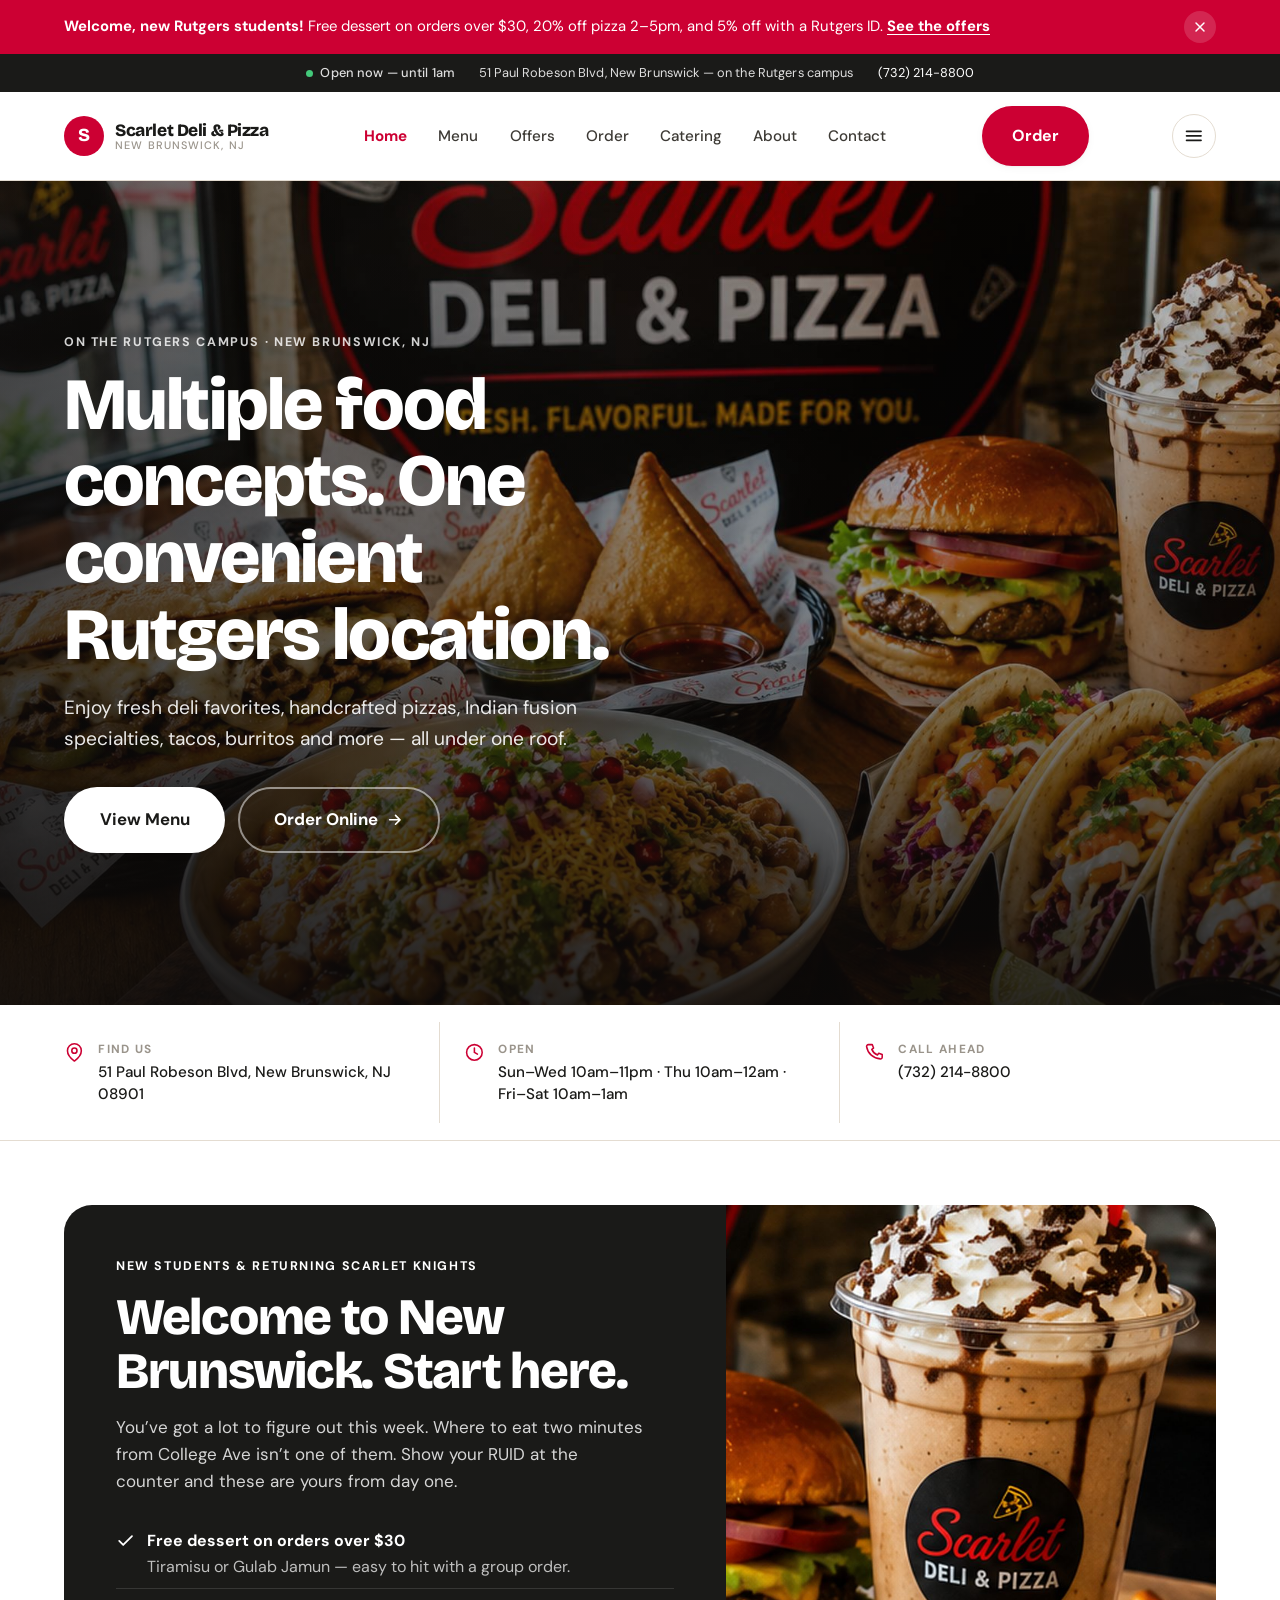
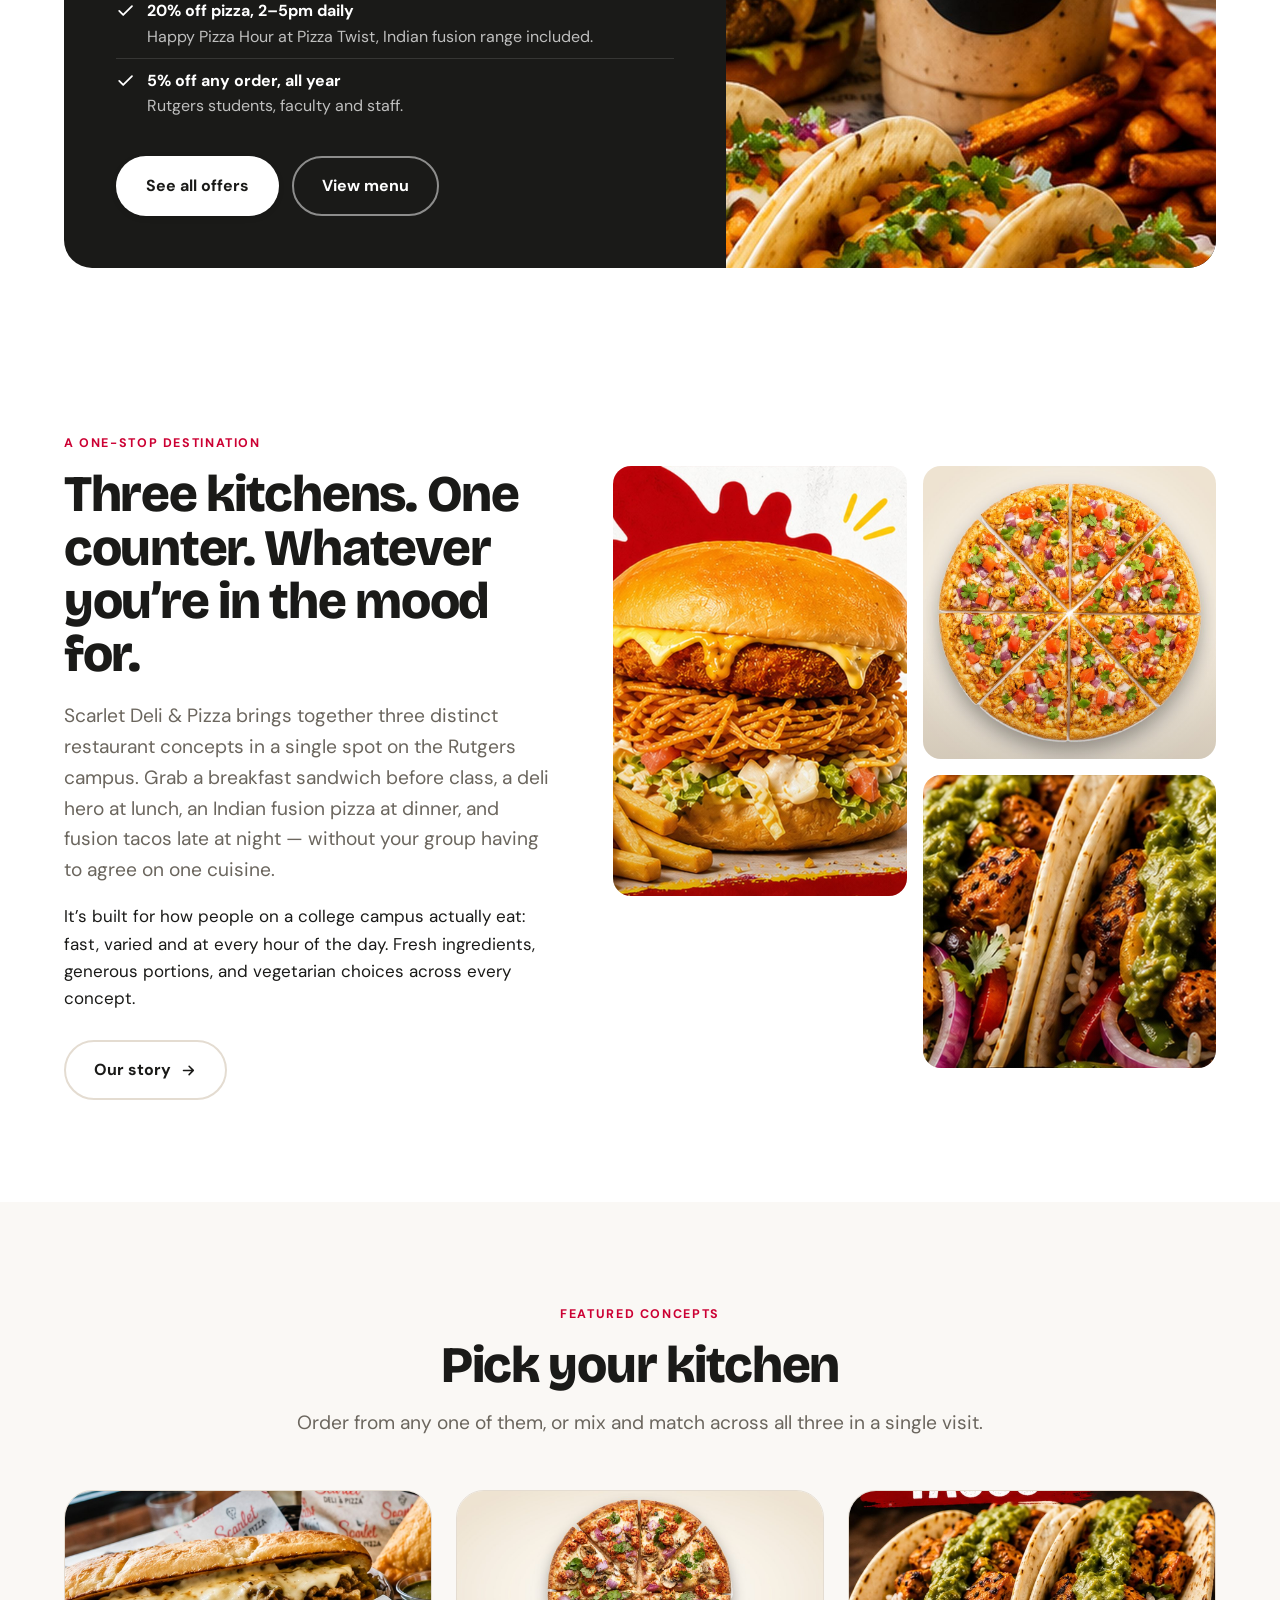
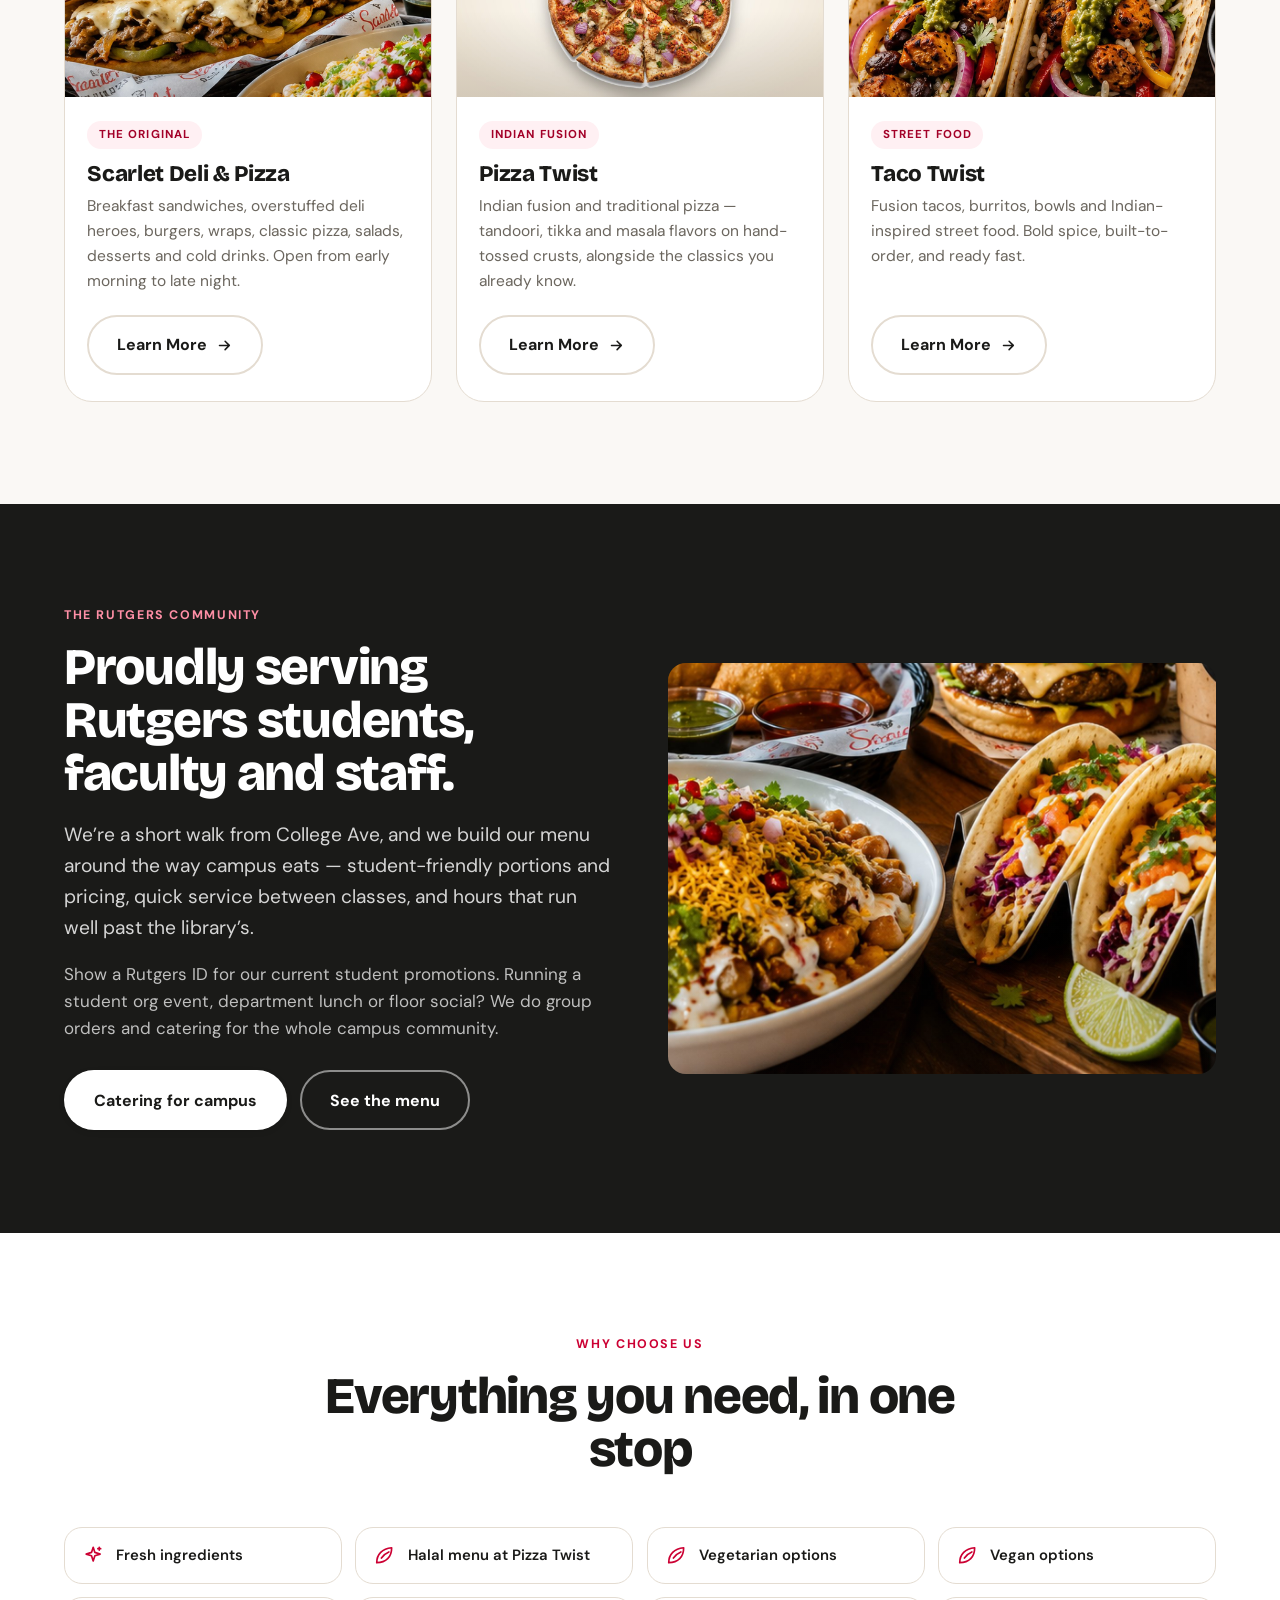
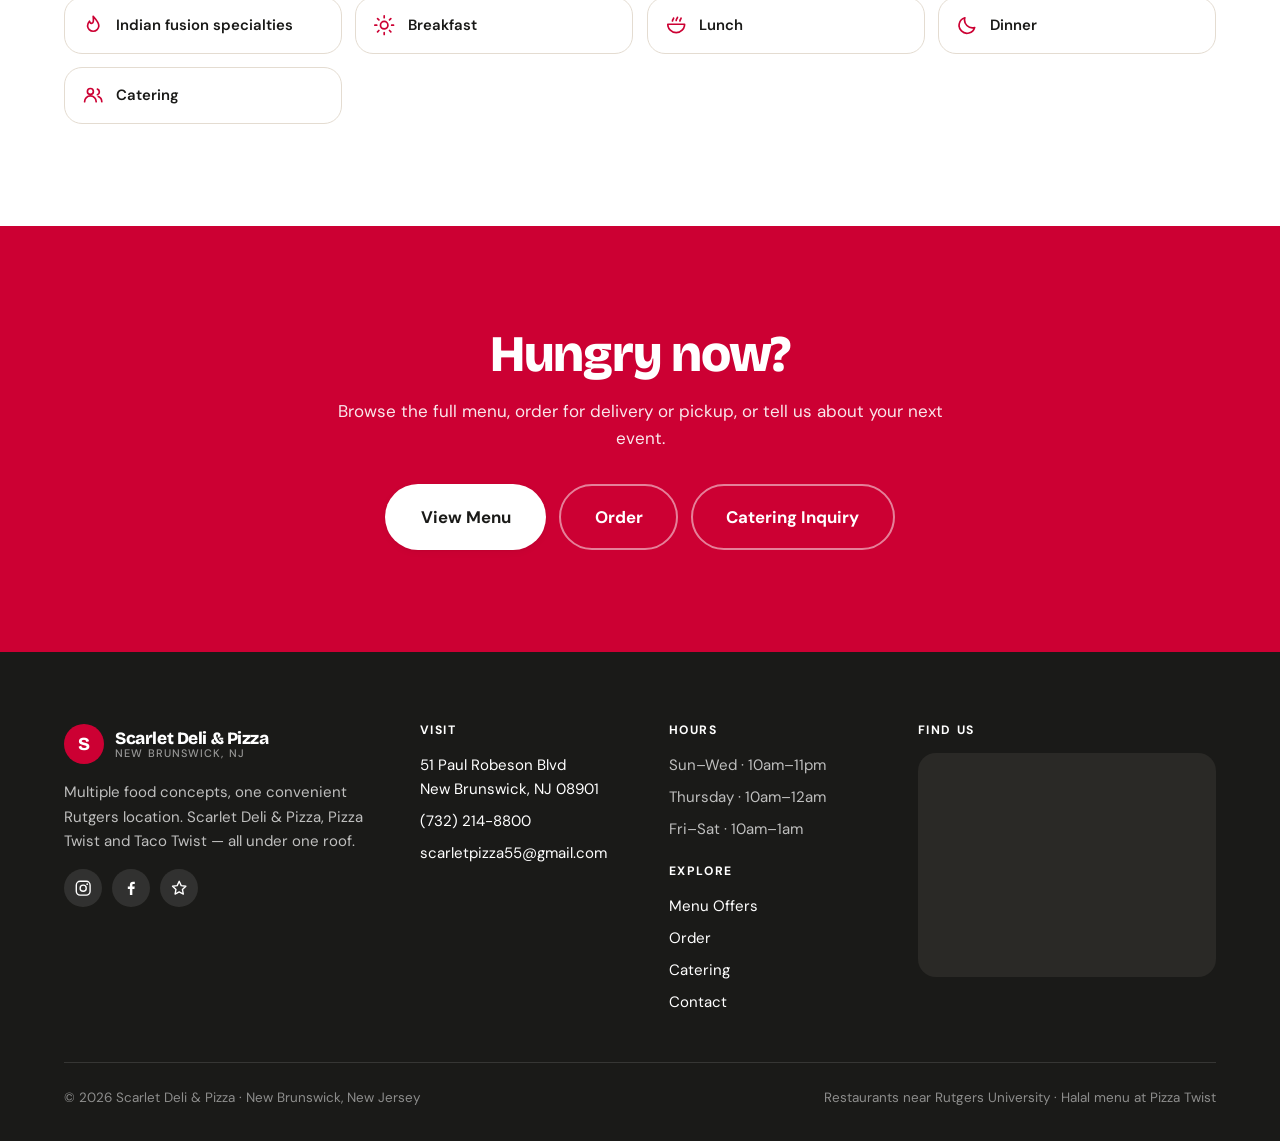
<file: index.html>
<!DOCTYPE html>
<html lang="en">
<head>
<meta charset="utf-8">
<meta name="viewport" content="width=device-width, initial-scale=1">
<title>Scarlet Deli &amp; Pizza | Food Near Rutgers University, New Brunswick NJ</title>
<meta name="description" content="Multi-concept restaurant near Rutgers University in New Brunswick, NJ. Deli sandwiches, burgers, wraps and pizza, plus Pizza Twist Indian fusion pizza and Taco Twist fusion tacos. Halal menu at Pizza Twist. Order online or call ahead.">
<link rel="canonical" href="https://scarletdelipizza.com/index.html">
<meta property="og:title" content="Scarlet Deli &amp; Pizza | Food Near Rutgers University, New Brunswick NJ">
<meta property="og:description" content="Multi-concept restaurant near Rutgers University in New Brunswick, NJ. Deli sandwiches, burgers, wraps and pizza, plus Pizza Twist Indian fusion pizza and Taco Twist fusion tacos. Halal menu at Pizza Twist. Order online or call ahead.">
<meta property="og:type" content="restaurant">
<meta property="og:url" content="https://scarletdelipizza.com/index.html">
<meta name="theme-color" content="#CC0033">

<link rel="preconnect" href="https://fonts.googleapis.com">
<link rel="preconnect" href="https://fonts.gstatic.com" crossorigin>
<link href="https://fonts.googleapis.com/css2?family=Bricolage+Grotesque:opsz,wght@12..96,600;12..96,800&family=DM+Sans:opsz,wght@9..40,400;9..40,500;9..40,700&display=swap" rel="stylesheet">
<link rel="stylesheet" href="style.css">
<script>document.documentElement.className += " js";</script>

<script type="application/ld+json">
{
  "@context": "https://schema.org",
  "@type": "Restaurant",
  "name": "Scarlet Deli & Pizza",
  "description": "Multi-concept restaurant on the Rutgers University campus in New Brunswick, NJ. Deli sandwiches, burgers, wraps, pizza, plus Pizza Twist Indian fusion pizza and Taco Twist fusion tacos.",
  "address": {
    "@type": "PostalAddress",
    "streetAddress": "51 Paul Robeson Blvd",
    "addressLocality": "New Brunswick",
    "addressRegion": "NJ",
    "postalCode": "08901",
    "addressCountry": "US"
  },
  "telephone": "+1-732-214-8800",
  "servesCuisine": ["Deli", "Pizza", "Indian Fusion", "Mexican", "Halal"],
  "priceRange": "$$",
  "url": "https://scarletdelipizza.com/",
  "acceptsReservations": false,
  "openingHoursSpecification": [
    { "@type": "OpeningHoursSpecification", "dayOfWeek": ["Sunday","Monday","Tuesday","Wednesday"], "opens": "10:00", "closes": "23:00" },
    { "@type": "OpeningHoursSpecification", "dayOfWeek": "Thursday", "opens": "10:00", "closes": "00:00" },
    { "@type": "OpeningHoursSpecification", "dayOfWeek": ["Friday","Saturday"], "opens": "10:00", "closes": "01:00" }
  ]
}
</script>
</head>
<body>

<a class="skip" href="#main">Skip to content</a>

<div class="notice" id="notice" hidden role="status" aria-live="polite">
  <div class="wrap">
    <svg class="notice__icon" viewBox="0 0 24 24" fill="none" stroke="currentColor" stroke-width="2" stroke-linecap="round" stroke-linejoin="round" aria-hidden="true"><path d="M12 9v4"/><path d="M12 17h.01"/><path d="M10.3 3.9 1.8 18a2 2 0 0 0 1.7 3h17a2 2 0 0 0 1.7-3L13.7 3.9a2 2 0 0 0-3.4 0Z"/></svg>
    <p id="noticeText"></p>
  </div>
</div>

<div class="announce" id="announce" hidden>
  <div class="wrap">
    <p><strong>Welcome, new Rutgers students!</strong> Free dessert on orders over $30, 20% off pizza 2&ndash;5pm,
      and 5% off with a Rutgers ID. <a href="offers.html">See the offers</a></p>
    <button class="announce__close" id="announceClose" aria-label="Dismiss announcement">
      <svg viewBox="0 0 24 24" fill="none" stroke="currentColor" stroke-width="2.2" stroke-linecap="round" aria-hidden="true"><path d="M6 6l12 12M18 6L6 18"/></svg>
    </button>
  </div>
</div>

<div class="utility">
  <div class="wrap">
    <span class="status" id="status" data-open="unknown">
      <span class="dot" aria-hidden="true"></span>
      <span id="statusText">Open daily &mdash; see hours below</span>
    </span>
    <span>51 Paul Robeson Blvd, New Brunswick &mdash; on the Rutgers campus</span>
    <a href="tel:+17322148800">(732) 214-8800</a>
  </div>
</div>

<header class="site-header">
  <div class="wrap">
    <a class="brand" href="index.html">
      <span class="brand__mark" aria-hidden="true">S</span>
      <span class="brand__name">Scarlet Deli &amp; Pizza
        <span class="brand__sub">New Brunswick, NJ</span>
      </span>
    </a>

    <nav class="nav" aria-label="Main">
        <a href="index.html" aria-current="page">Home</a>
        <a href="menu.html">Menu</a>
        <a href="offers.html">Offers</a>
        <a href="order.html">Order</a>
        <a href="catering.html">Catering</a>
        <a href="about.html">About</a>
        <a href="contact.html">Contact</a>
    </nav>

    <a class="btn header-cta" href="order.html">Order</a>

    <button class="menu-toggle" id="menuToggle" aria-expanded="false" aria-controls="mobileNav" aria-label="Open menu">
      <svg class="icon-open" viewBox="0 0 24 24" fill="none" stroke="currentColor" stroke-width="2" stroke-linecap="round" aria-hidden="true"><path d="M4 7h16M4 12h16M4 17h16"/></svg>
      <svg class="icon-close" viewBox="0 0 24 24" fill="none" stroke="currentColor" stroke-width="2" stroke-linecap="round" aria-hidden="true"><path d="M6 6l12 12M18 6L6 18"/></svg>
    </button>
  </div>

  <div class="mobile-nav" id="mobileNav">
    <a href="index.html" aria-current="page">Home</a>
    <a href="menu.html">Menu</a>
        <a href="offers.html">Offers</a>
    <a href="order.html">Order</a>
    <a href="catering.html">Catering</a>
    <a href="about.html">About</a>
    <a href="contact.html">Contact</a>
    <a class="btn btn--block" href="order.html">Order</a>
  </div>
</header>

<main id="main">

  <!-- ========== HERO — photo: img/hero-home.jpg ========== -->
  <section class="hero">
    <div class="hero__media" style="background-image:url('img/hero-home.jpg')" aria-hidden="true"></div>
    <div class="hero__scrim" aria-hidden="true"></div>
    <div class="wrap">
      <div class="hero__inner">
        <p class="eyebrow eyebrow--light">On the Rutgers campus &middot; New Brunswick, NJ</p>
        <h1 class="h-xl">Multiple food concepts. One convenient Rutgers location.</h1>
        <p class="lede lede--light">Enjoy fresh deli favorites, handcrafted pizzas, Indian fusion
          specialties, tacos, burritos and more &mdash; all under one roof.</p>
        <div class="btn-row">
          <a class="btn btn--lg btn--onDark" href="menu.html">View Menu</a>
          <a class="btn btn--lg btn--ghostDark" href="order.html">Order Online <svg viewBox="0 0 24 24" fill="none" stroke="currentColor" stroke-width="2.2" stroke-linecap="round" stroke-linejoin="round" aria-hidden="true"><path d="M5 12h13M13 6l6 6-6 6"/></svg></a>
        </div>
      </div>
    </div>
  </section>

  <section class="infobar">
    <div class="wrap">
      <dl class="infobar__cell">
        <svg viewBox="0 0 24 24" fill="none" stroke="currentColor" stroke-width="1.8" stroke-linecap="round" stroke-linejoin="round" aria-hidden="true"><path d="M20 10c0 6-8 12-8 12s-8-6-8-12a8 8 0 0 1 16 0Z"/><circle cx="12" cy="10" r="3"/></svg>
        <div><dt>Find us</dt>
        <dd><a href="https://maps.google.com/?q=51+Paul+Robeson+Blvd,+New+Brunswick,+NJ+08901">51 Paul Robeson Blvd, New Brunswick, NJ 08901</a></dd></div>
      </dl>
      <dl class="infobar__cell">
        <svg viewBox="0 0 24 24" fill="none" stroke="currentColor" stroke-width="1.8" stroke-linecap="round" stroke-linejoin="round" aria-hidden="true"><circle cx="12" cy="12" r="9"/><path d="M12 7v5l3.5 2"/></svg>
        <div><dt>Open</dt>
        <dd class="js-hours-short">Sun&ndash;Wed 10am&ndash;11pm &middot; Thu 10am&ndash;12am &middot; Fri&ndash;Sat 10am&ndash;1am</dd></div>
      </dl>
      <dl class="infobar__cell">
        <svg viewBox="0 0 24 24" fill="none" stroke="currentColor" stroke-width="1.8" stroke-linecap="round" stroke-linejoin="round" aria-hidden="true"><path d="M6.5 3h3l1.5 4-2 1.5a12 12 0 0 0 6.5 6.5L17 13l4 1.5v3a2 2 0 0 1-2.2 2A17 17 0 0 1 3 5.2 2 2 0 0 1 5 3h1.5Z"/></svg>
        <div><dt>Call ahead</dt>
        <dd><a href="tel:+17322148800">(732) 214-8800</a></dd></div>
      </dl>
    </div>
  </section>


  <!-- ========== RUTGERS WELCOME BANNER ==========
       Seasonal. To retire it after move-in, delete this whole
       <section class="section section--tight"> block. -->
  <section class="section section--tight">
    <div class="wrap">
      <div class="welcome reveal">
        <div class="welcome__body">
          <p class="eyebrow">New students &amp; returning Scarlet Knights</p>
          <h2 class="h-lg">Welcome to New Brunswick. Start here.</h2>
          <p>You&rsquo;ve got a lot to figure out this week. Where to eat two minutes from
            College Ave isn&rsquo;t one of them. Show your RUID at the counter and these are
            yours from day one.</p>
          <ul class="welcome__deals">
            <li><svg viewBox="0 0 24 24" fill="none" stroke="currentColor" stroke-width="2.2" stroke-linecap="round" stroke-linejoin="round" aria-hidden="true"><path d="M4 12.5l5 5L20 6.5"/></svg><div><strong>Free dessert on orders over $30</strong><br>
              <span>Tiramisu or Gulab Jamun &mdash; easy to hit with a group order.</span></div></li>
            <li><svg viewBox="0 0 24 24" fill="none" stroke="currentColor" stroke-width="2.2" stroke-linecap="round" stroke-linejoin="round" aria-hidden="true"><path d="M4 12.5l5 5L20 6.5"/></svg><div><strong>20% off pizza, 2&ndash;5pm daily</strong><br>
              <span>Happy Pizza Hour at Pizza Twist, Indian fusion range included.</span></div></li>
            <li><svg viewBox="0 0 24 24" fill="none" stroke="currentColor" stroke-width="2.2" stroke-linecap="round" stroke-linejoin="round" aria-hidden="true"><path d="M4 12.5l5 5L20 6.5"/></svg><div><strong>5% off any order, all year</strong><br>
              <span>Rutgers students, faculty and staff.</span></div></li>
          </ul>
          <div class="btn-row">
            <a class="btn btn--onDark" href="offers.html">See all offers</a>
            <a class="btn btn--ghostDark" href="menu.html">View menu</a>
          </div>
        </div>
        <div class="welcome__media" style="background-image:url('img/tall-shake.jpg')" aria-hidden="true"></div>
      </div>
    </div>
  </section>

  <!-- ========== ABOUT ========== -->
  <section class="section">
    <div class="wrap">
      <div class="split split--wideMedia">
        <div class="reveal">
          <p class="eyebrow">A one-stop destination</p>
          <h2 class="h-lg">Three kitchens. One counter. Whatever you&rsquo;re in the mood for.</h2>
          <p class="lede" style="margin-top:1.25rem">Scarlet Deli &amp; Pizza brings together three
            distinct restaurant concepts in a single spot on the Rutgers campus. Grab a breakfast
            sandwich before class, a deli hero at lunch, an Indian fusion pizza at dinner, and
            fusion tacos late at night &mdash; without your group having to agree on one cuisine.</p>
          <p>It&rsquo;s built for how people on a college campus actually eat: fast, varied and
            at every hour of the day. Fresh ingredients, generous portions, and vegetarian
            choices across every concept.</p>
          <div class="btn-row" style="margin-top:1.75rem">
            <a class="btn btn--outline" href="about.html">Our story <svg viewBox="0 0 24 24" fill="none" stroke="currentColor" stroke-width="2.2" stroke-linecap="round" stroke-linejoin="round" aria-hidden="true"><path d="M5 12h13M13 6l6 6-6 6"/></svg></a>
          </div>
        </div>
        <div class="media-stack reveal">
          <div class="photo" style="background-image:url('img/tall-burger.jpg')"></div>
          <div class="photo photo--square" style="background-image:url('img/sq-tikka-pizza.jpg')"></div>
          <div class="photo photo--square" style="background-image:url('img/sq-tacos.jpg')"></div>
        </div>
      </div>
    </div>
  </section>

  <!-- ========== FEATURED CONCEPTS ========== -->
  <section class="section section--canvas">
    <div class="wrap">
      <div class="section-head is-centred reveal">
        <p class="eyebrow">Featured concepts</p>
        <h2 class="h-lg">Pick your kitchen</h2>
        <p class="lede">Order from any one of them, or mix and match across all three in a single visit.</p>
      </div>

      <div class="grid grid--3">

        <article class="card reveal">
          <div class="photo photo--wide" style="background-image:url('img/card-deli.jpg')"></div>
          <div class="card__body">
            <span class="card__tag">The original</span>
            <h3 class="h-sm">Scarlet Deli &amp; Pizza</h3>
            <p>Breakfast sandwiches, overstuffed deli heroes, burgers, wraps, classic pizza,
              salads, desserts and cold drinks. Open from early morning to late night.</p>
            <a class="btn btn--outline" href="menu.html#scarlet-menu">Learn More <svg viewBox="0 0 24 24" fill="none" stroke="currentColor" stroke-width="2.2" stroke-linecap="round" stroke-linejoin="round" aria-hidden="true"><path d="M5 12h13M13 6l6 6-6 6"/></svg></a>
          </div>
        </article>

        <article class="card reveal">
          <div class="photo photo--wide" style="background-image:url('img/card-pizzatwist.jpg')"></div>
          <div class="card__body">
            <span class="card__tag">Indian fusion</span>
            <h3 class="h-sm">Pizza Twist</h3>
            <p>Indian fusion and traditional pizza &mdash; tandoori, tikka and masala flavors on
              hand-tossed crusts, alongside the classics you already know.</p>
            <a class="btn btn--outline" href="menu.html#pizza-twist">Learn More <svg viewBox="0 0 24 24" fill="none" stroke="currentColor" stroke-width="2.2" stroke-linecap="round" stroke-linejoin="round" aria-hidden="true"><path d="M5 12h13M13 6l6 6-6 6"/></svg></a>
          </div>
        </article>

        <article class="card reveal">
          <div class="photo photo--wide" style="background-image:url('img/card-tacotwist.jpg')"></div>
          <div class="card__body">
            <span class="card__tag">Street food</span>
            <h3 class="h-sm">Taco Twist</h3>
            <p>Fusion tacos, burritos, bowls and Indian-inspired street food. Bold spice,
              built-to-order, and ready fast.</p>
            <a class="btn btn--outline" href="menu.html#taco-twist">Learn More <svg viewBox="0 0 24 24" fill="none" stroke="currentColor" stroke-width="2.2" stroke-linecap="round" stroke-linejoin="round" aria-hidden="true"><path d="M5 12h13M13 6l6 6-6 6"/></svg></a>
          </div>
        </article>

      </div>
    </div>
  </section>

  <!-- ========== RUTGERS COMMUNITY ========== -->
  <section class="section section--ink">
    <div class="wrap">
      <div class="split split--reverse">
        <div class="photo reveal" style="background-image:url('img/community.jpg');aspect-ratio:4/3"></div>
        <div class="reveal">
          <p class="eyebrow" style="color:#FF8FA6">The Rutgers community</p>
          <h2 class="h-lg">Proudly serving Rutgers students, faculty and staff.</h2>
          <p class="lede" style="color:rgba(255,255,255,.82);margin-top:1.25rem">
            We&rsquo;re a short walk from College Ave, and we build our menu around the way campus
            eats &mdash; student-friendly portions and pricing, quick service between classes,
            and hours that run well past the library&rsquo;s.</p>
          <p style="color:rgba(255,255,255,.72)">Show a Rutgers ID for our current student promotions.
            Running a student org event, department lunch or floor social? We do group orders and
            catering for the whole campus community.</p>
          <div class="btn-row" style="margin-top:1.75rem">
            <a class="btn btn--onDark" href="catering.html">Catering for campus</a>
            <a class="btn btn--ghostDark" href="menu.html">See the menu</a>
          </div>
        </div>
      </div>
    </div>
  </section>

  <!-- ========== WHY CHOOSE US ========== -->
  <section class="section">
    <div class="wrap">
      <div class="section-head is-centred reveal">
        <p class="eyebrow">Why choose us</p>
        <h2 class="h-lg">Everything you need, in one stop</h2>
      </div>
      <div class="features">
        <div class="feature reveal"><svg viewBox="0 0 24 24" fill="none" stroke="currentColor" stroke-width="1.8" stroke-linecap="round" stroke-linejoin="round" aria-hidden="true"><path d="M12 3.5 13.8 9 19.5 10.8 13.8 12.6 12 18.2 10.2 12.6 4.5 10.8 10.2 9z"/><path d="M18.5 3.5v3M17 5h3"/></svg><span>Fresh ingredients</span></div>
        <div class="feature reveal"><svg viewBox="0 0 24 24" fill="none" stroke="currentColor" stroke-width="1.8" stroke-linecap="round" stroke-linejoin="round" aria-hidden="true"><path d="M4 20c0-9 6-15 16-16 0 10-6 16-16 16Z"/><path d="M9 15c2-3 4.5-5 8-6.5"/></svg><span>Halal menu at Pizza Twist</span></div>
        <div class="feature reveal"><svg viewBox="0 0 24 24" fill="none" stroke="currentColor" stroke-width="1.8" stroke-linecap="round" stroke-linejoin="round" aria-hidden="true"><path d="M4 20c0-9 6-15 16-16 0 10-6 16-16 16Z"/><path d="M9 15c2-3 4.5-5 8-6.5"/></svg><span>Vegetarian options</span></div>
        <div class="feature reveal"><svg viewBox="0 0 24 24" fill="none" stroke="currentColor" stroke-width="1.8" stroke-linecap="round" stroke-linejoin="round" aria-hidden="true"><path d="M4 20c0-9 6-15 16-16 0 10-6 16-16 16Z"/><path d="M9 15c2-3 4.5-5 8-6.5"/></svg><span>Vegan options</span></div>
        <div class="feature reveal"><svg viewBox="0 0 24 24" fill="none" stroke="currentColor" stroke-width="1.8" stroke-linecap="round" stroke-linejoin="round" aria-hidden="true"><path d="M12 2.5c3.5 4 6 6.5 6 10a6 6 0 0 1-12 0c0-2 .8-3.4 2-4.8.4 1.4 1.3 2.3 2.4 2.3 1.6 0 2.2-1.6 1.6-7.5Z"/></svg><span>Indian fusion specialties</span></div>
        <div class="feature reveal"><svg viewBox="0 0 24 24" fill="none" stroke="currentColor" stroke-width="1.8" stroke-linecap="round" stroke-linejoin="round" aria-hidden="true"><circle cx="12" cy="12" r="4"/><path d="M12 2v2M12 20v2M4.9 4.9l1.4 1.4M17.7 17.7l1.4 1.4M2 12h2M20 12h2M4.9 19.1l1.4-1.4M17.7 6.3l1.4-1.4"/></svg><span>Breakfast</span></div>
        <div class="feature reveal"><svg viewBox="0 0 24 24" fill="none" stroke="currentColor" stroke-width="1.8" stroke-linecap="round" stroke-linejoin="round" aria-hidden="true"><path d="M3 11h18a9 9 0 0 1-9 9 9 9 0 0 1-9-9Z"/><path d="M8 7.5c0-1.5 1.2-2 1.2-3M12 7c0-1.8 1.4-2.3 1.4-3.5M16 7.5c0-1.5 1.2-2 1.2-3"/></svg><span>Lunch</span></div>
        <div class="feature reveal"><svg viewBox="0 0 24 24" fill="none" stroke="currentColor" stroke-width="1.8" stroke-linecap="round" stroke-linejoin="round" aria-hidden="true"><path d="M20 14.5A8.5 8.5 0 0 1 9.5 4a8.5 8.5 0 1 0 10.5 10.5Z"/></svg><span>Dinner</span></div>
        <div class="feature reveal"><svg viewBox="0 0 24 24" fill="none" stroke="currentColor" stroke-width="1.8" stroke-linecap="round" stroke-linejoin="round" aria-hidden="true"><circle cx="9" cy="8" r="3.2"/><path d="M2.8 19a6.2 6.2 0 0 1 12.4 0"/><path d="M16.5 5.5a3.2 3.2 0 0 1 0 6M17.5 13.4A6.2 6.2 0 0 1 21.2 19"/></svg><span>Catering</span></div>
        <div class="feature reveal"><svg viewBox="0 0 24 24" fill="none" stroke="currentColor" stroke-width="1.8" stroke-linecap="round" stroke-linejoin="round" aria-hidden="true"><path d="M5 7h14l1 13H4L5 7Z"/><path d="M9 10V6a3 3 0 0 1 6 0v4"/></svg><span>Quick pickup</span></div>
        <div class="feature reveal"><svg viewBox="0 0 24 24" fill="none" stroke="currentColor" stroke-width="1.8" stroke-linecap="round" stroke-linejoin="round" aria-hidden="true"><path d="M2 7h11v9H2zM13 10h4l3 3v3h-7z"/><circle cx="6" cy="18" r="1.8"/><circle cx="17" cy="18" r="1.8"/></svg><span>Delivery available</span></div>
        <div class="feature reveal"><svg viewBox="0 0 24 24" fill="none" stroke="currentColor" stroke-width="1.8" stroke-linecap="round" stroke-linejoin="round" aria-hidden="true"><circle cx="12" cy="12" r="9"/><path d="m8.5 12 2.5 2.5 4.5-5"/></svg><span>Student-friendly pricing</span></div>
      </div>
    </div>
  </section>

  <!-- ========== CTA ========== -->
  <section class="section cta-band">
    <div class="wrap">
      <h2 class="h-lg">Hungry now?</h2>
      <p>Browse the full menu, order for delivery or pickup, or tell us about your next event.</p>
      <div class="btn-row">
        <a class="btn btn--lg btn--onDark" href="menu.html">View Menu</a>
        <a class="btn btn--lg btn--ghostDark" href="order.html">Order</a>
        <a class="btn btn--lg btn--ghostDark" href="catering.html">Catering Inquiry</a>
      </div>
    </div>
  </section>

</main>

<footer class="site-footer">
  <div class="wrap">
    <div class="footer-grid">

      <div class="footer-brand">
        <a class="brand" href="index.html">
          <span class="brand__mark" aria-hidden="true">S</span>
          <span class="brand__name">Scarlet Deli &amp; Pizza
            <span class="brand__sub">New Brunswick, NJ</span>
          </span>
        </a>
        <p>Multiple food concepts, one convenient Rutgers location. Scarlet Deli &amp; Pizza,
          Pizza Twist and Taco Twist &mdash; all under one roof.</p>
        <div class="socials">
          <a href="#" aria-label="Instagram"><svg viewBox="0 0 24 24" fill="none" stroke="currentColor" stroke-width="1.8" aria-hidden="true"><rect x="3" y="3" width="18" height="18" rx="5"/><circle cx="12" cy="12" r="4"/><circle cx="17.2" cy="6.8" r="1.1" fill="currentColor" stroke="none"/></svg></a>
          <a href="#" aria-label="Facebook"><svg viewBox="0 0 24 24" fill="currentColor" aria-hidden="true"><path d="M13.5 21v-8h2.7l.4-3.1h-3.1V7.9c0-.9.25-1.5 1.55-1.5h1.65V3.63A22 22 0 0 0 14.3 3.5c-2.4 0-4 1.46-4 4.15V9.9H7.6V13h2.7v8z"/></svg></a>
          <a href="https://maps.google.com/?q=51+Paul+Robeson+Blvd,+New+Brunswick,+NJ+08901" aria-label="Google Business Profile"><svg viewBox="0 0 24 24" fill="none" stroke="currentColor" stroke-width="1.8" stroke-linecap="round" stroke-linejoin="round" aria-hidden="true"><path d="m12 3 2.6 5.6 6.1.8-4.5 4.2 1.2 6L12 16.8 6.6 19.6l1.2-6L3.3 9.4l6.1-.8z"/></svg></a>
        </div>
      </div>

      <div>
        <h4>Visit</h4>
        <p><a href="https://maps.google.com/?q=51+Paul+Robeson+Blvd,+New+Brunswick,+NJ+08901">51 Paul Robeson Blvd<br>New Brunswick, NJ 08901</a></p>
        <p><a href="tel:+17322148800">(732) 214-8800</a></p>
        <p><a href="mailto:scarletpizza55@gmail.com">scarletpizza55@gmail.com</a></p>
      </div>

      <div>
        <h4>Hours</h4>
        <ul class="js-hours-list">
          <li>Sun&ndash;Wed &middot; 10am&ndash;11pm</li>
          <li>Thursday &middot; 10am&ndash;12am</li>
          <li>Fri&ndash;Sat &middot; 10am&ndash;1am</li>
        </ul>
        <h4 style="margin-top:1.5rem">Explore</h4>
        <ul>
          <li><a href="menu.html">Menu</a>
        <a href="offers.html">Offers</a></li>
          <li><a href="order.html">Order</a></li>
          <li><a href="catering.html">Catering</a></li>
          <li><a href="contact.html">Contact</a></li>
        </ul>
      </div>

      <div>
        <h4>Find us</h4>
        <div class="footer-map">
          <iframe src="https://www.google.com/maps?q=51+Paul+Robeson+Blvd,+New+Brunswick,+NJ+08901&amp;output=embed"
                  loading="lazy" referrerpolicy="no-referrer-when-downgrade"
                  title="Map to Scarlet Deli and Pizza"></iframe>
        </div>
      </div>

    </div>

    <div class="colophon">
      <span>&copy; <span id="year">2026</span> Scarlet Deli &amp; Pizza &middot; New Brunswick, New Jersey</span>
      <span>Restaurants near Rutgers University &middot; Halal menu at Pizza Twist</span>
    </div>
  </div>
</footer>

<script src="app.js"></script>
</body>
</html>
</file>
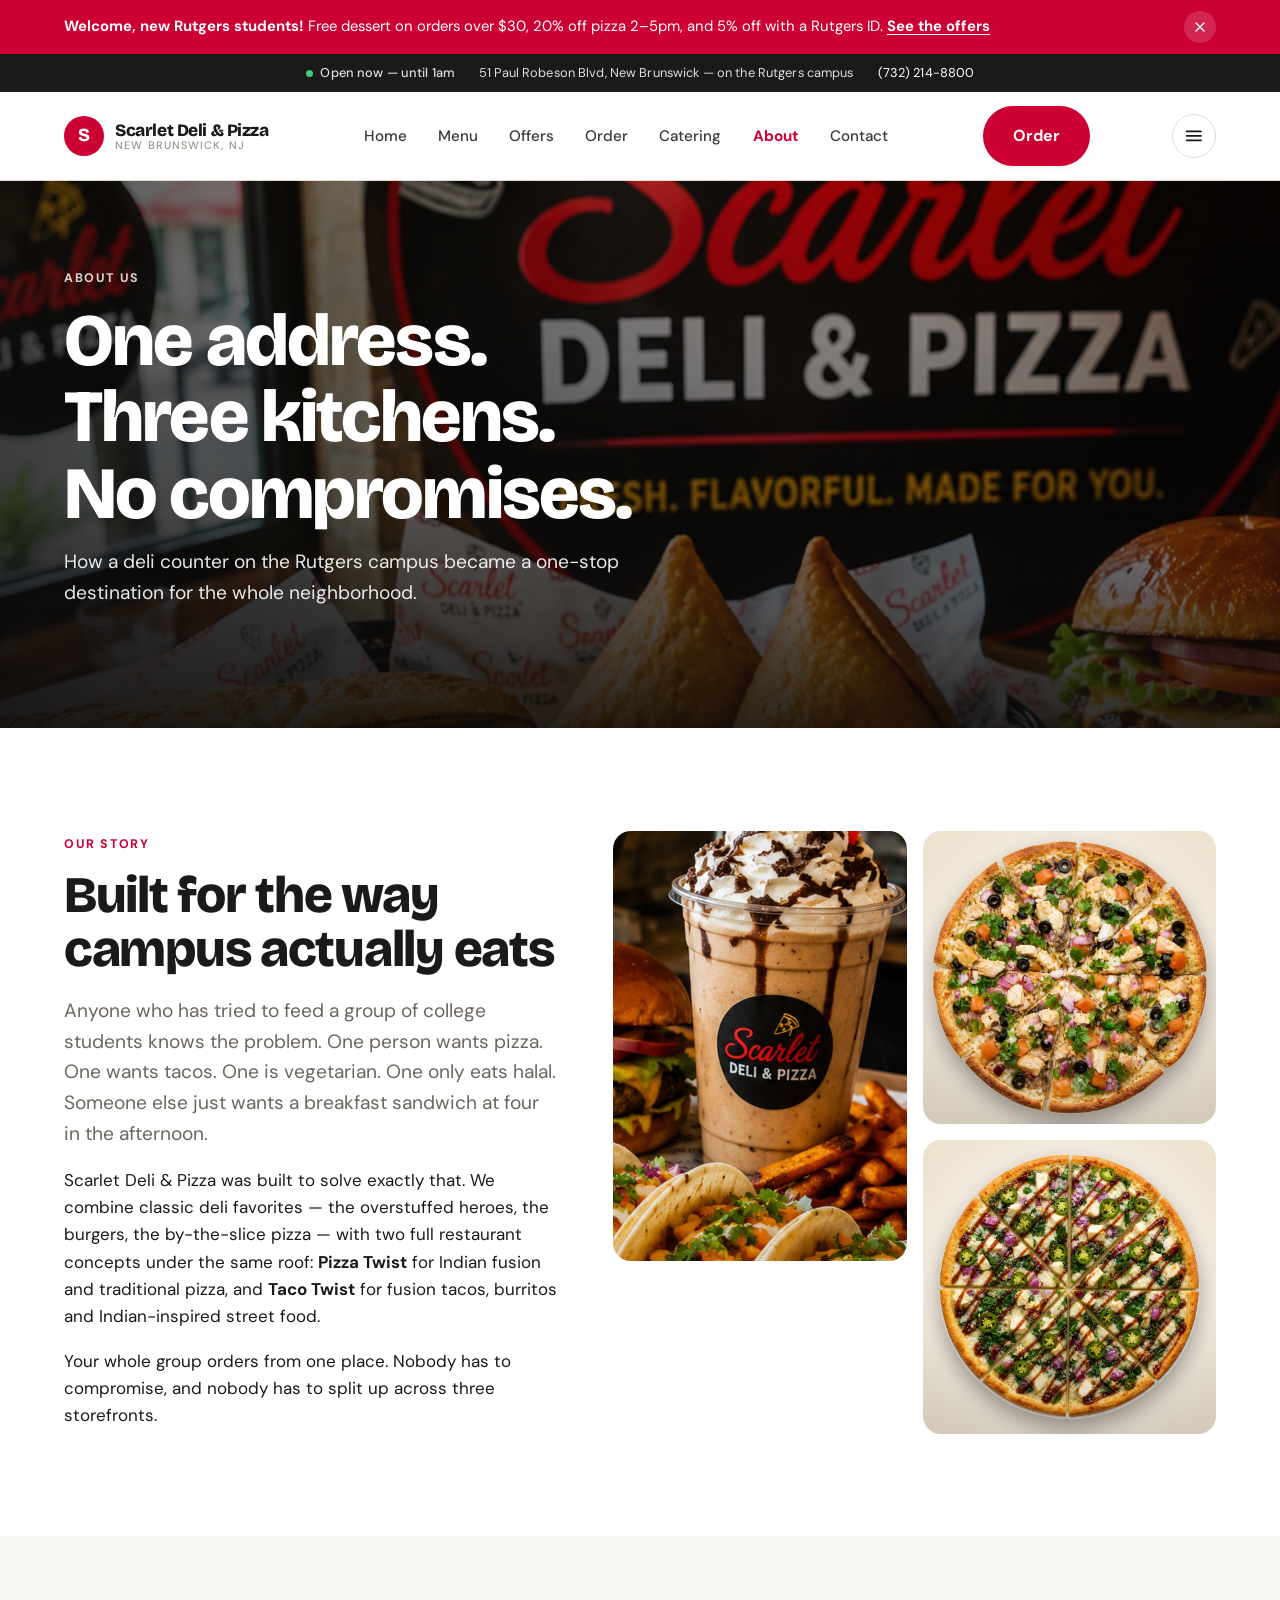
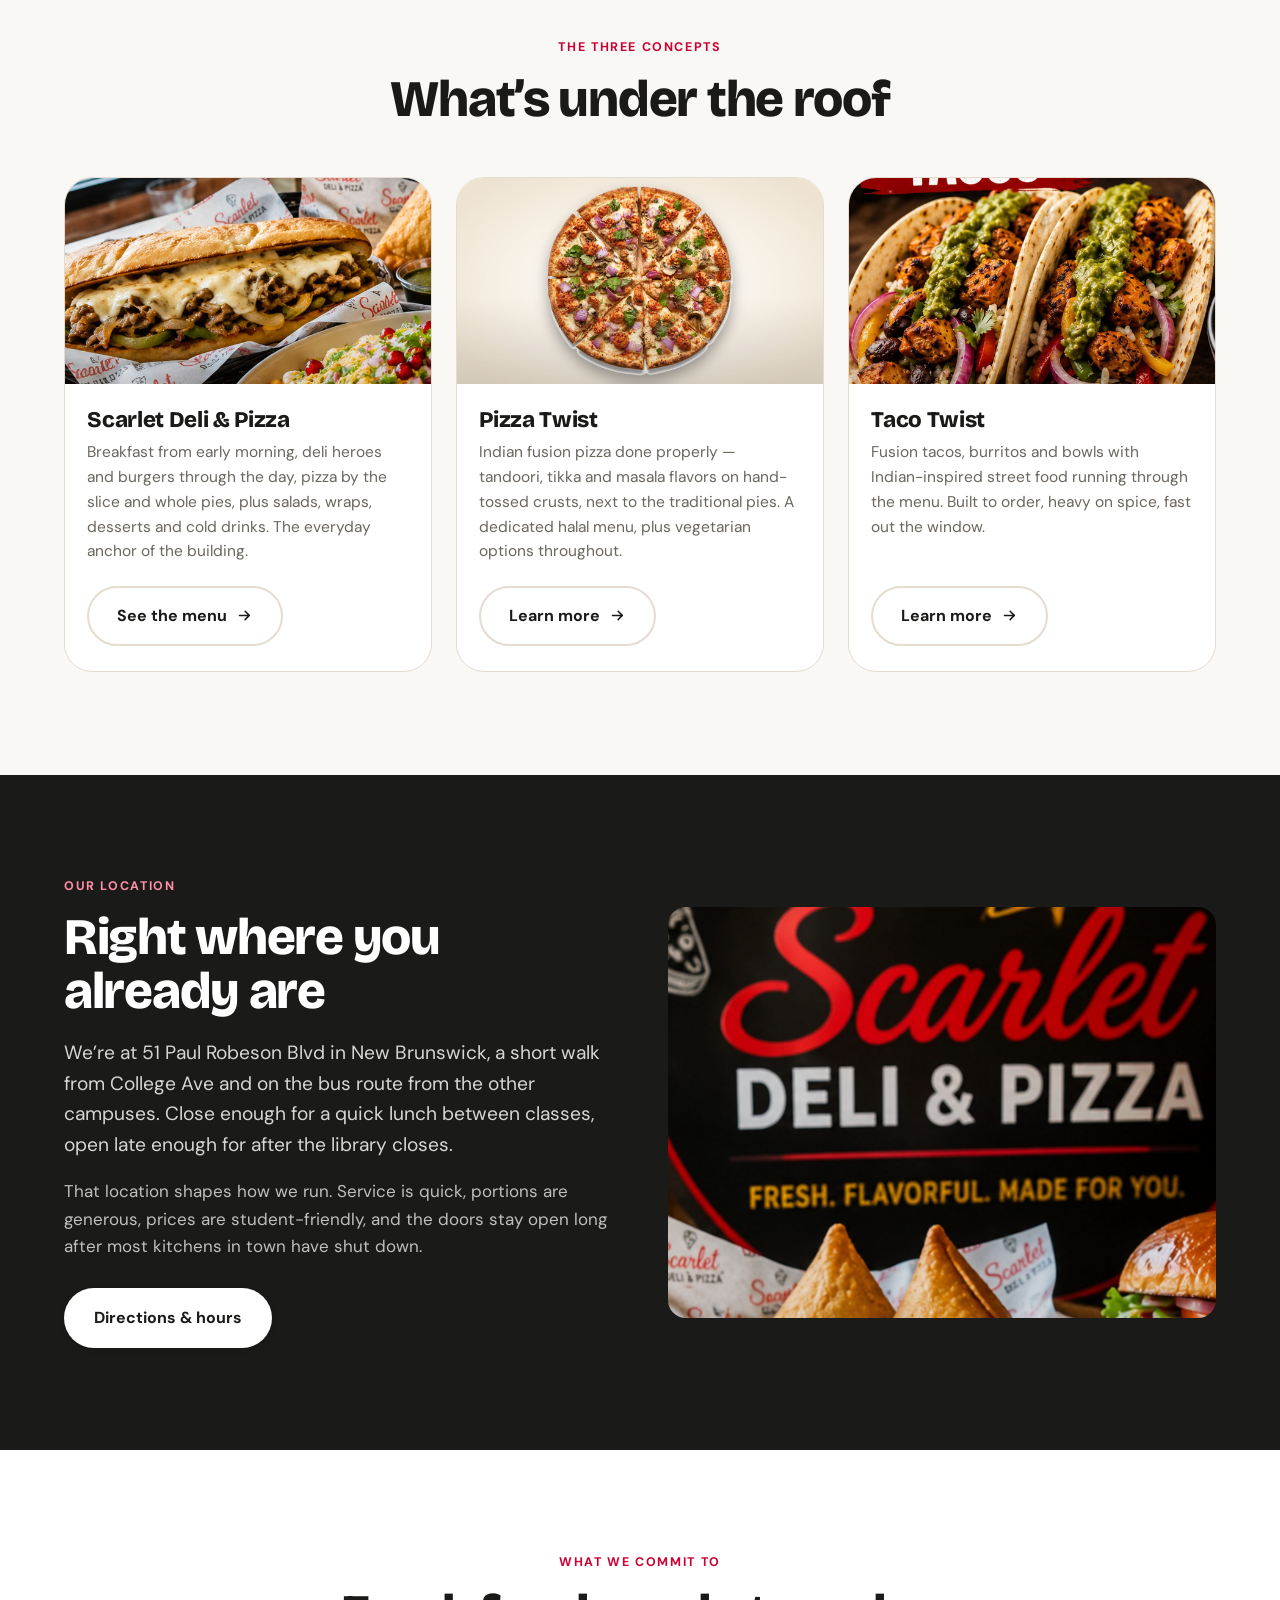
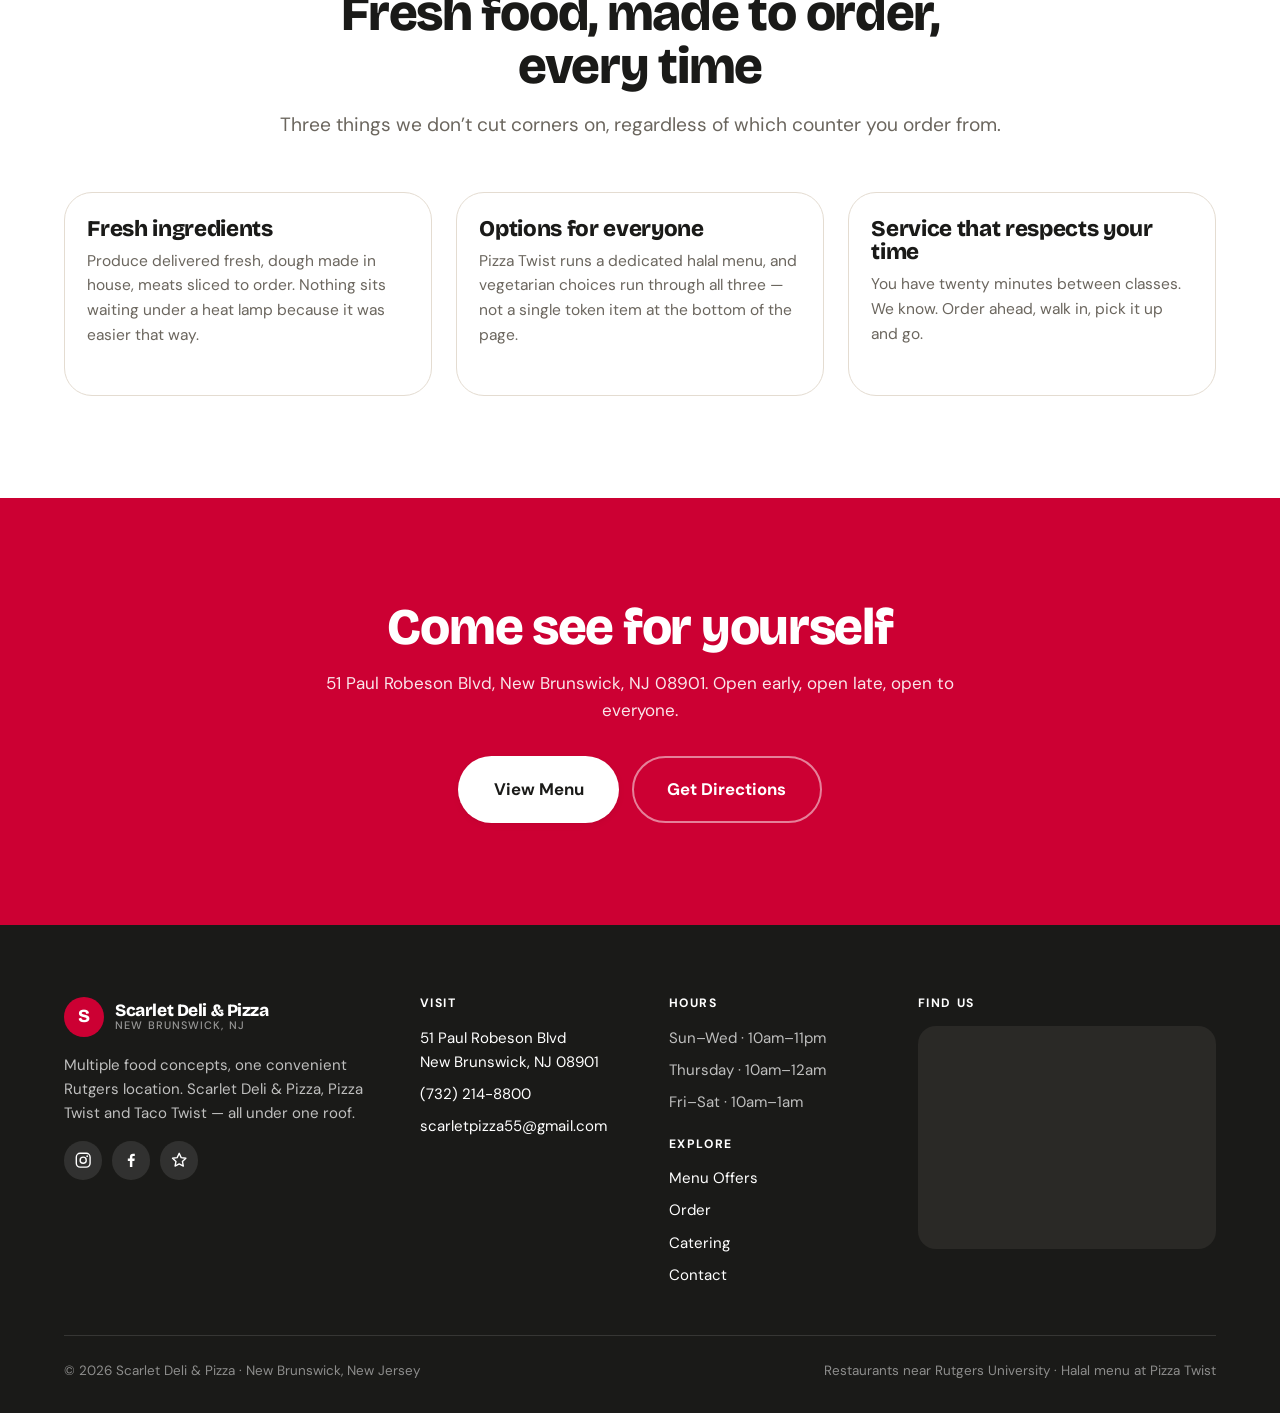
<file: about.html>
<!DOCTYPE html>
<html lang="en">
<head>
<meta charset="utf-8">
<meta name="viewport" content="width=device-width, initial-scale=1">
<title>About Us | Scarlet Deli &amp; Pizza &mdash; Rutgers Campus Food, New Brunswick NJ</title>
<meta name="description" content="Scarlet Deli & Pizza is a one-stop destination on the Rutgers University campus combining classic deli favorites with Pizza Twist Indian fusion pizza and Taco Twist fusion street food.">
<link rel="canonical" href="https://scarletdelipizza.com/about.html">
<meta property="og:title" content="About Us | Scarlet Deli &amp; Pizza &mdash; Rutgers Campus Food, New Brunswick NJ">
<meta property="og:description" content="Scarlet Deli & Pizza is a one-stop destination on the Rutgers University campus combining classic deli favorites with Pizza Twist Indian fusion pizza and Taco Twist fusion street food.">
<meta property="og:type" content="restaurant">
<meta property="og:url" content="https://scarletdelipizza.com/about.html">
<meta name="theme-color" content="#CC0033">

<link rel="preconnect" href="https://fonts.googleapis.com">
<link rel="preconnect" href="https://fonts.gstatic.com" crossorigin>
<link href="https://fonts.googleapis.com/css2?family=Bricolage+Grotesque:opsz,wght@12..96,600;12..96,800&family=DM+Sans:opsz,wght@9..40,400;9..40,500;9..40,700&display=swap" rel="stylesheet">
<link rel="stylesheet" href="style.css">
<script>document.documentElement.className += " js";</script>

</head>
<body>

<a class="skip" href="#main">Skip to content</a>

<div class="notice" id="notice" hidden role="status" aria-live="polite">
  <div class="wrap">
    <svg class="notice__icon" viewBox="0 0 24 24" fill="none" stroke="currentColor" stroke-width="2" stroke-linecap="round" stroke-linejoin="round" aria-hidden="true"><path d="M12 9v4"/><path d="M12 17h.01"/><path d="M10.3 3.9 1.8 18a2 2 0 0 0 1.7 3h17a2 2 0 0 0 1.7-3L13.7 3.9a2 2 0 0 0-3.4 0Z"/></svg>
    <p id="noticeText"></p>
  </div>
</div>

<div class="announce" id="announce" hidden>
  <div class="wrap">
    <p><strong>Welcome, new Rutgers students!</strong> Free dessert on orders over $30, 20% off pizza 2&ndash;5pm,
      and 5% off with a Rutgers ID. <a href="offers.html">See the offers</a></p>
    <button class="announce__close" id="announceClose" aria-label="Dismiss announcement">
      <svg viewBox="0 0 24 24" fill="none" stroke="currentColor" stroke-width="2.2" stroke-linecap="round" aria-hidden="true"><path d="M6 6l12 12M18 6L6 18"/></svg>
    </button>
  </div>
</div>

<div class="utility">
  <div class="wrap">
    <span class="status" id="status" data-open="unknown">
      <span class="dot" aria-hidden="true"></span>
      <span id="statusText">Open daily &mdash; see hours below</span>
    </span>
    <span>51 Paul Robeson Blvd, New Brunswick &mdash; on the Rutgers campus</span>
    <a href="tel:+17322148800">(732) 214-8800</a>
  </div>
</div>

<header class="site-header">
  <div class="wrap">
    <a class="brand" href="index.html">
      <span class="brand__mark" aria-hidden="true">S</span>
      <span class="brand__name">Scarlet Deli &amp; Pizza
        <span class="brand__sub">New Brunswick, NJ</span>
      </span>
    </a>

    <nav class="nav" aria-label="Main">
        <a href="index.html">Home</a>
        <a href="menu.html">Menu</a>
        <a href="offers.html">Offers</a>
        <a href="order.html">Order</a>
        <a href="catering.html">Catering</a>
        <a href="about.html" aria-current="page">About</a>
        <a href="contact.html">Contact</a>
    </nav>

    <a class="btn header-cta" href="order.html">Order</a>

    <button class="menu-toggle" id="menuToggle" aria-expanded="false" aria-controls="mobileNav" aria-label="Open menu">
      <svg class="icon-open" viewBox="0 0 24 24" fill="none" stroke="currentColor" stroke-width="2" stroke-linecap="round" aria-hidden="true"><path d="M4 7h16M4 12h16M4 17h16"/></svg>
      <svg class="icon-close" viewBox="0 0 24 24" fill="none" stroke="currentColor" stroke-width="2" stroke-linecap="round" aria-hidden="true"><path d="M6 6l12 12M18 6L6 18"/></svg>
    </button>
  </div>

  <div class="mobile-nav" id="mobileNav">
    <a href="index.html">Home</a>
    <a href="menu.html">Menu</a>
        <a href="offers.html">Offers</a>
    <a href="order.html">Order</a>
    <a href="catering.html">Catering</a>
    <a href="about.html" aria-current="page">About</a>
    <a href="contact.html">Contact</a>
    <a class="btn btn--block" href="order.html">Order</a>
  </div>
</header>

<main id="main">

  <section class="hero hero--page">
    <div class="hero__media" style="background-image:url('img/hero-about.jpg')" aria-hidden="true"></div>
    <div class="hero__scrim" aria-hidden="true"></div>
    <div class="wrap">
      <div class="hero__inner">
        <p class="eyebrow eyebrow--light">About us</p>
        <h1 class="h-xl">One address. Three kitchens. No compromises.</h1>
        <p class="lede lede--light">How a deli counter on the Rutgers campus became a
          one-stop destination for the whole neighborhood.</p>
      </div>
    </div>
  </section>

  <section class="section">
    <div class="wrap">
      <div class="split split--wideMedia">
        <div class="reveal">
          <p class="eyebrow">Our story</p>
          <h2 class="h-lg">Built for the way campus actually eats</h2>
          <p class="lede" style="margin-top:1.25rem">Anyone who has tried to feed a group of college
            students knows the problem. One person wants pizza. One wants tacos. One is vegetarian.
            One only eats halal. Someone else just wants a breakfast sandwich at four in the
            afternoon.</p>
          <p>Scarlet Deli &amp; Pizza was built to solve exactly that. We combine classic deli
            favorites &mdash; the overstuffed heroes, the burgers, the by-the-slice pizza &mdash;
            with two full restaurant concepts under the same roof: <strong>Pizza Twist</strong> for
            Indian fusion and traditional pizza, and <strong>Taco Twist</strong> for fusion tacos,
            burritos and Indian-inspired street food.</p>
          <p>Your whole group orders from one place. Nobody has to compromise, and nobody has to
            split up across three storefronts.</p>
        </div>
        <div class="media-stack reveal">
          <div class="photo" style="background-image:url('img/tall-shake.jpg')"></div>
          <div class="photo photo--square" style="background-image:url('img/sq-garlic-pizza.jpg')"></div>
          <div class="photo photo--square" style="background-image:url('img/sq-pesto-pizza.jpg')"></div>
        </div>
      </div>
    </div>
  </section>

  <section class="section section--canvas">
    <div class="wrap">
      <div class="section-head is-centred reveal">
        <p class="eyebrow">The three concepts</p>
        <h2 class="h-lg">What&rsquo;s under the roof</h2>
      </div>
      <div class="grid grid--3">
        <article class="card reveal">
          <div class="photo photo--wide" style="background-image:url('img/card-deli.jpg')"></div>
          <div class="card__body">
            <h3 class="h-sm">Scarlet Deli &amp; Pizza</h3>
            <p>Breakfast from early morning, deli heroes and burgers through the day, pizza by the
              slice and whole pies, plus salads, wraps, desserts and cold drinks. The everyday
              anchor of the building.</p>
            <a class="btn btn--outline" href="menu.html#scarlet-menu">See the menu <svg viewBox="0 0 24 24" fill="none" stroke="currentColor" stroke-width="2.2" stroke-linecap="round" stroke-linejoin="round" aria-hidden="true"><path d="M5 12h13M13 6l6 6-6 6"/></svg></a>
          </div>
        </article>
        <article class="card reveal">
          <div class="photo photo--wide" style="background-image:url('img/card-pizzatwist.jpg')"></div>
          <div class="card__body">
            <h3 class="h-sm">Pizza Twist</h3>
            <p>Indian fusion pizza done properly &mdash; tandoori, tikka and masala flavors on
              hand-tossed crusts, next to the traditional pies. A dedicated halal menu, plus
              vegetarian options throughout.</p>
            <a class="btn btn--outline" href="menu.html#pizza-twist">Learn more <svg viewBox="0 0 24 24" fill="none" stroke="currentColor" stroke-width="2.2" stroke-linecap="round" stroke-linejoin="round" aria-hidden="true"><path d="M5 12h13M13 6l6 6-6 6"/></svg></a>
          </div>
        </article>
        <article class="card reveal">
          <div class="photo photo--wide" style="background-image:url('img/card-tacotwist.jpg')"></div>
          <div class="card__body">
            <h3 class="h-sm">Taco Twist</h3>
            <p>Fusion tacos, burritos and bowls with Indian-inspired street food running through the
              menu. Built to order, heavy on spice, fast out the window.</p>
            <a class="btn btn--outline" href="menu.html#taco-twist">Learn more <svg viewBox="0 0 24 24" fill="none" stroke="currentColor" stroke-width="2.2" stroke-linecap="round" stroke-linejoin="round" aria-hidden="true"><path d="M5 12h13M13 6l6 6-6 6"/></svg></a>
          </div>
        </article>
      </div>
    </div>
  </section>

  <section class="section section--ink">
    <div class="wrap">
      <div class="split split--reverse">
        <div class="photo reveal" style="background-image:url('img/location.jpg');aspect-ratio:4/3"></div>
        <div class="reveal">
          <p class="eyebrow" style="color:#FF8FA6">Our location</p>
          <h2 class="h-lg">Right where you already are</h2>
          <p class="lede" style="color:rgba(255,255,255,.82);margin-top:1.25rem">
            We&rsquo;re at 51 Paul Robeson Blvd in New Brunswick, a short walk from College Ave and on the bus
            route from the other campuses. Close enough for a quick lunch between classes, open
            late enough for after the library closes.</p>
          <p style="color:rgba(255,255,255,.72)">That location shapes how we run. Service is quick,
            portions are generous, prices are student-friendly, and the doors stay open long after
            most kitchens in town have shut down.</p>
          <div class="btn-row" style="margin-top:1.75rem">
            <a class="btn btn--onDark" href="contact.html">Directions &amp; hours</a>
          </div>
        </div>
      </div>
    </div>
  </section>

  <section class="section">
    <div class="wrap">
      <div class="section-head is-centred reveal">
        <p class="eyebrow">What we commit to</p>
        <h2 class="h-lg">Fresh food, made to order, every time</h2>
        <p class="lede">Three things we don&rsquo;t cut corners on, regardless of which counter
          you order from.</p>
      </div>
      <div class="grid grid--3">
        <div class="card reveal"><div class="card__body">
          <h3 class="h-sm">Fresh ingredients</h3>
          <p>Produce delivered fresh, dough made in house, meats sliced to order. Nothing sits
            waiting under a heat lamp because it was easier that way.</p>
        </div></div>
        <div class="card reveal"><div class="card__body">
          <h3 class="h-sm">Options for everyone</h3>
          <p>Pizza Twist runs a dedicated halal menu, and vegetarian choices run through all
            three &mdash; not a single token item at the bottom of the page.</p>
        </div></div>
        <div class="card reveal"><div class="card__body">
          <h3 class="h-sm">Service that respects your time</h3>
          <p>You have twenty minutes between classes. We know. Order ahead, walk in, pick it up
            and go.</p>
        </div></div>
      </div>
    </div>
  </section>

  <section class="section cta-band">
    <div class="wrap">
      <h2 class="h-lg">Come see for yourself</h2>
      <p>51 Paul Robeson Blvd, New Brunswick, NJ 08901. Open early, open late, open to everyone.</p>
      <div class="btn-row">
        <a class="btn btn--lg btn--onDark" href="menu.html">View Menu</a>
        <a class="btn btn--lg btn--ghostDark" href="https://maps.google.com/?q=51+Paul+Robeson+Blvd,+New+Brunswick,+NJ+08901">Get Directions</a>
      </div>
    </div>
  </section>

</main>

<footer class="site-footer">
  <div class="wrap">
    <div class="footer-grid">

      <div class="footer-brand">
        <a class="brand" href="index.html">
          <span class="brand__mark" aria-hidden="true">S</span>
          <span class="brand__name">Scarlet Deli &amp; Pizza
            <span class="brand__sub">New Brunswick, NJ</span>
          </span>
        </a>
        <p>Multiple food concepts, one convenient Rutgers location. Scarlet Deli &amp; Pizza,
          Pizza Twist and Taco Twist &mdash; all under one roof.</p>
        <div class="socials">
          <a href="#" aria-label="Instagram"><svg viewBox="0 0 24 24" fill="none" stroke="currentColor" stroke-width="1.8" aria-hidden="true"><rect x="3" y="3" width="18" height="18" rx="5"/><circle cx="12" cy="12" r="4"/><circle cx="17.2" cy="6.8" r="1.1" fill="currentColor" stroke="none"/></svg></a>
          <a href="#" aria-label="Facebook"><svg viewBox="0 0 24 24" fill="currentColor" aria-hidden="true"><path d="M13.5 21v-8h2.7l.4-3.1h-3.1V7.9c0-.9.25-1.5 1.55-1.5h1.65V3.63A22 22 0 0 0 14.3 3.5c-2.4 0-4 1.46-4 4.15V9.9H7.6V13h2.7v8z"/></svg></a>
          <a href="https://maps.google.com/?q=51+Paul+Robeson+Blvd,+New+Brunswick,+NJ+08901" aria-label="Google Business Profile"><svg viewBox="0 0 24 24" fill="none" stroke="currentColor" stroke-width="1.8" stroke-linecap="round" stroke-linejoin="round" aria-hidden="true"><path d="m12 3 2.6 5.6 6.1.8-4.5 4.2 1.2 6L12 16.8 6.6 19.6l1.2-6L3.3 9.4l6.1-.8z"/></svg></a>
        </div>
      </div>

      <div>
        <h4>Visit</h4>
        <p><a href="https://maps.google.com/?q=51+Paul+Robeson+Blvd,+New+Brunswick,+NJ+08901">51 Paul Robeson Blvd<br>New Brunswick, NJ 08901</a></p>
        <p><a href="tel:+17322148800">(732) 214-8800</a></p>
        <p><a href="mailto:scarletpizza55@gmail.com">scarletpizza55@gmail.com</a></p>
      </div>

      <div>
        <h4>Hours</h4>
        <ul class="js-hours-list">
          <li>Sun&ndash;Wed &middot; 10am&ndash;11pm</li>
          <li>Thursday &middot; 10am&ndash;12am</li>
          <li>Fri&ndash;Sat &middot; 10am&ndash;1am</li>
        </ul>
        <h4 style="margin-top:1.5rem">Explore</h4>
        <ul>
          <li><a href="menu.html">Menu</a>
        <a href="offers.html">Offers</a></li>
          <li><a href="order.html">Order</a></li>
          <li><a href="catering.html">Catering</a></li>
          <li><a href="contact.html">Contact</a></li>
        </ul>
      </div>

      <div>
        <h4>Find us</h4>
        <div class="footer-map">
          <iframe src="https://www.google.com/maps?q=51+Paul+Robeson+Blvd,+New+Brunswick,+NJ+08901&amp;output=embed"
                  loading="lazy" referrerpolicy="no-referrer-when-downgrade"
                  title="Map to Scarlet Deli and Pizza"></iframe>
        </div>
      </div>

    </div>

    <div class="colophon">
      <span>&copy; <span id="year">2026</span> Scarlet Deli &amp; Pizza &middot; New Brunswick, New Jersey</span>
      <span>Restaurants near Rutgers University &middot; Halal menu at Pizza Twist</span>
    </div>
  </div>
</footer>

<script src="app.js"></script>
</body>
</html>
</file>
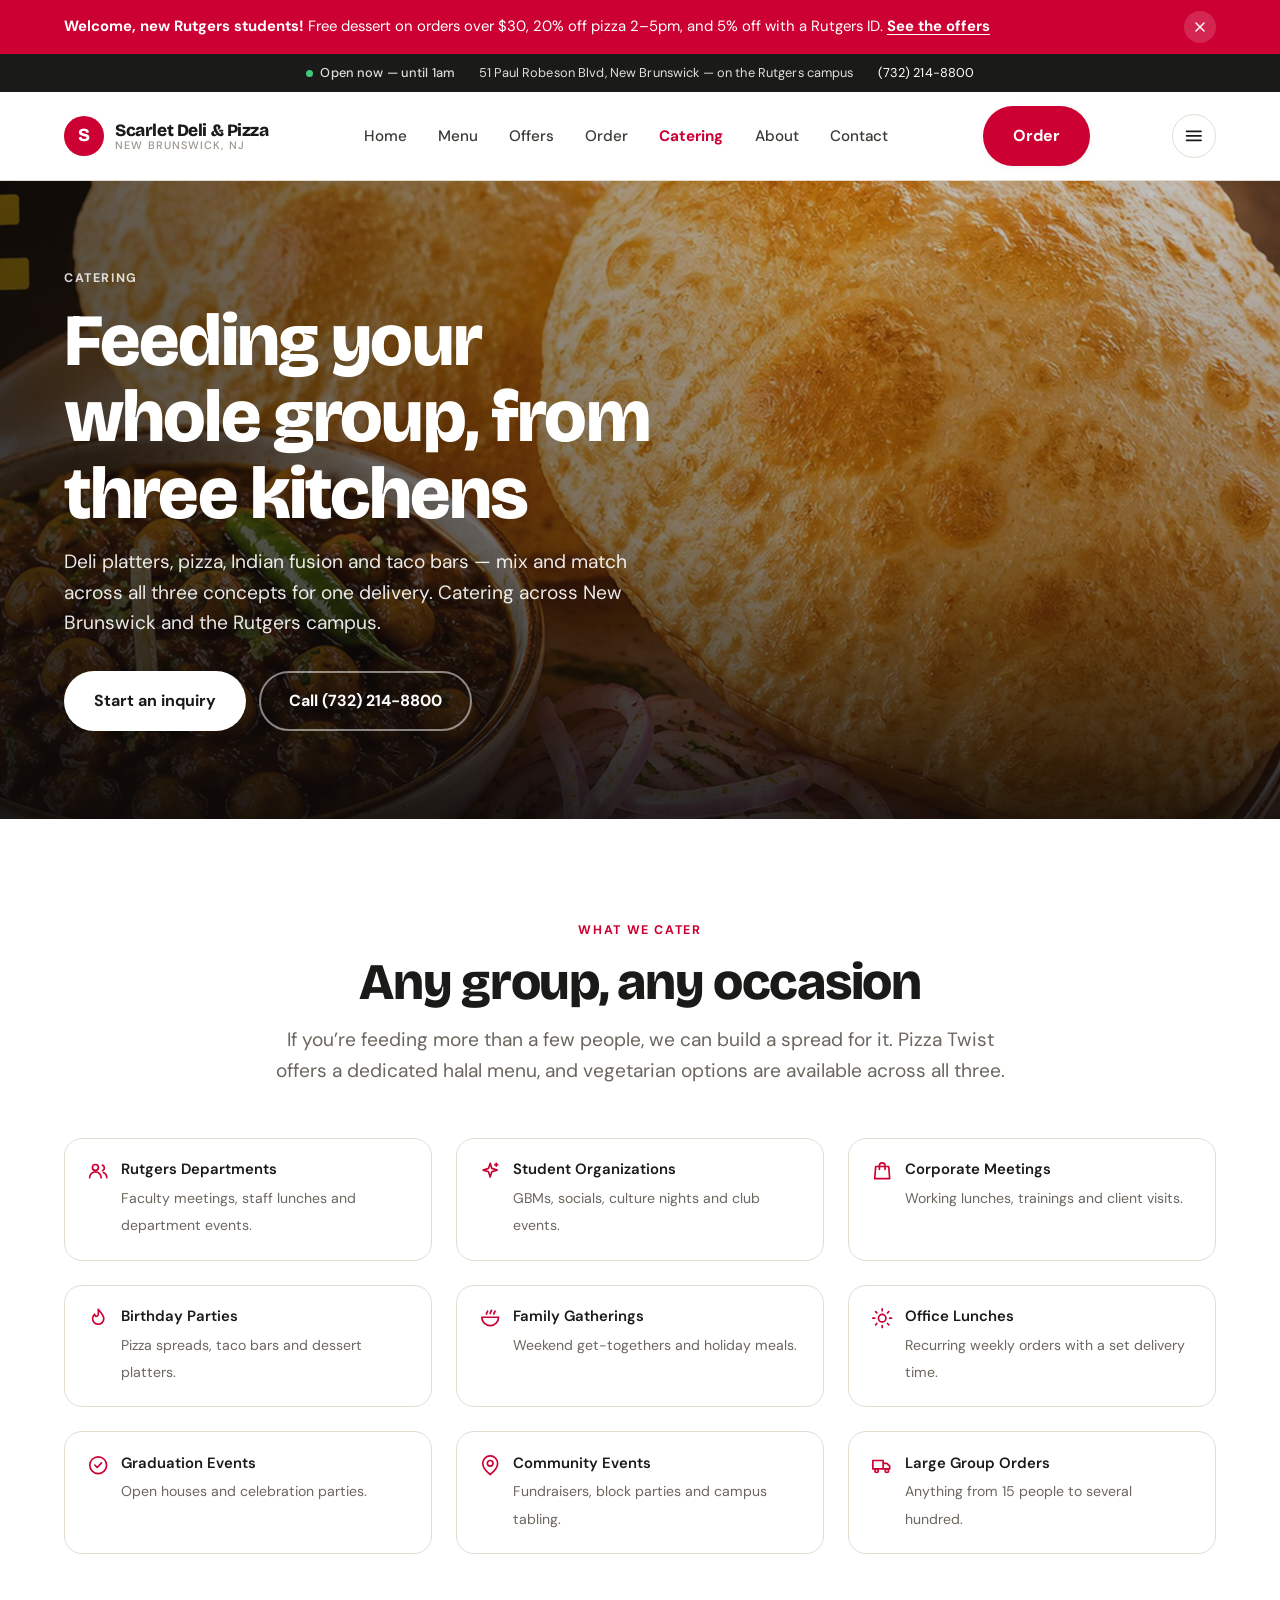
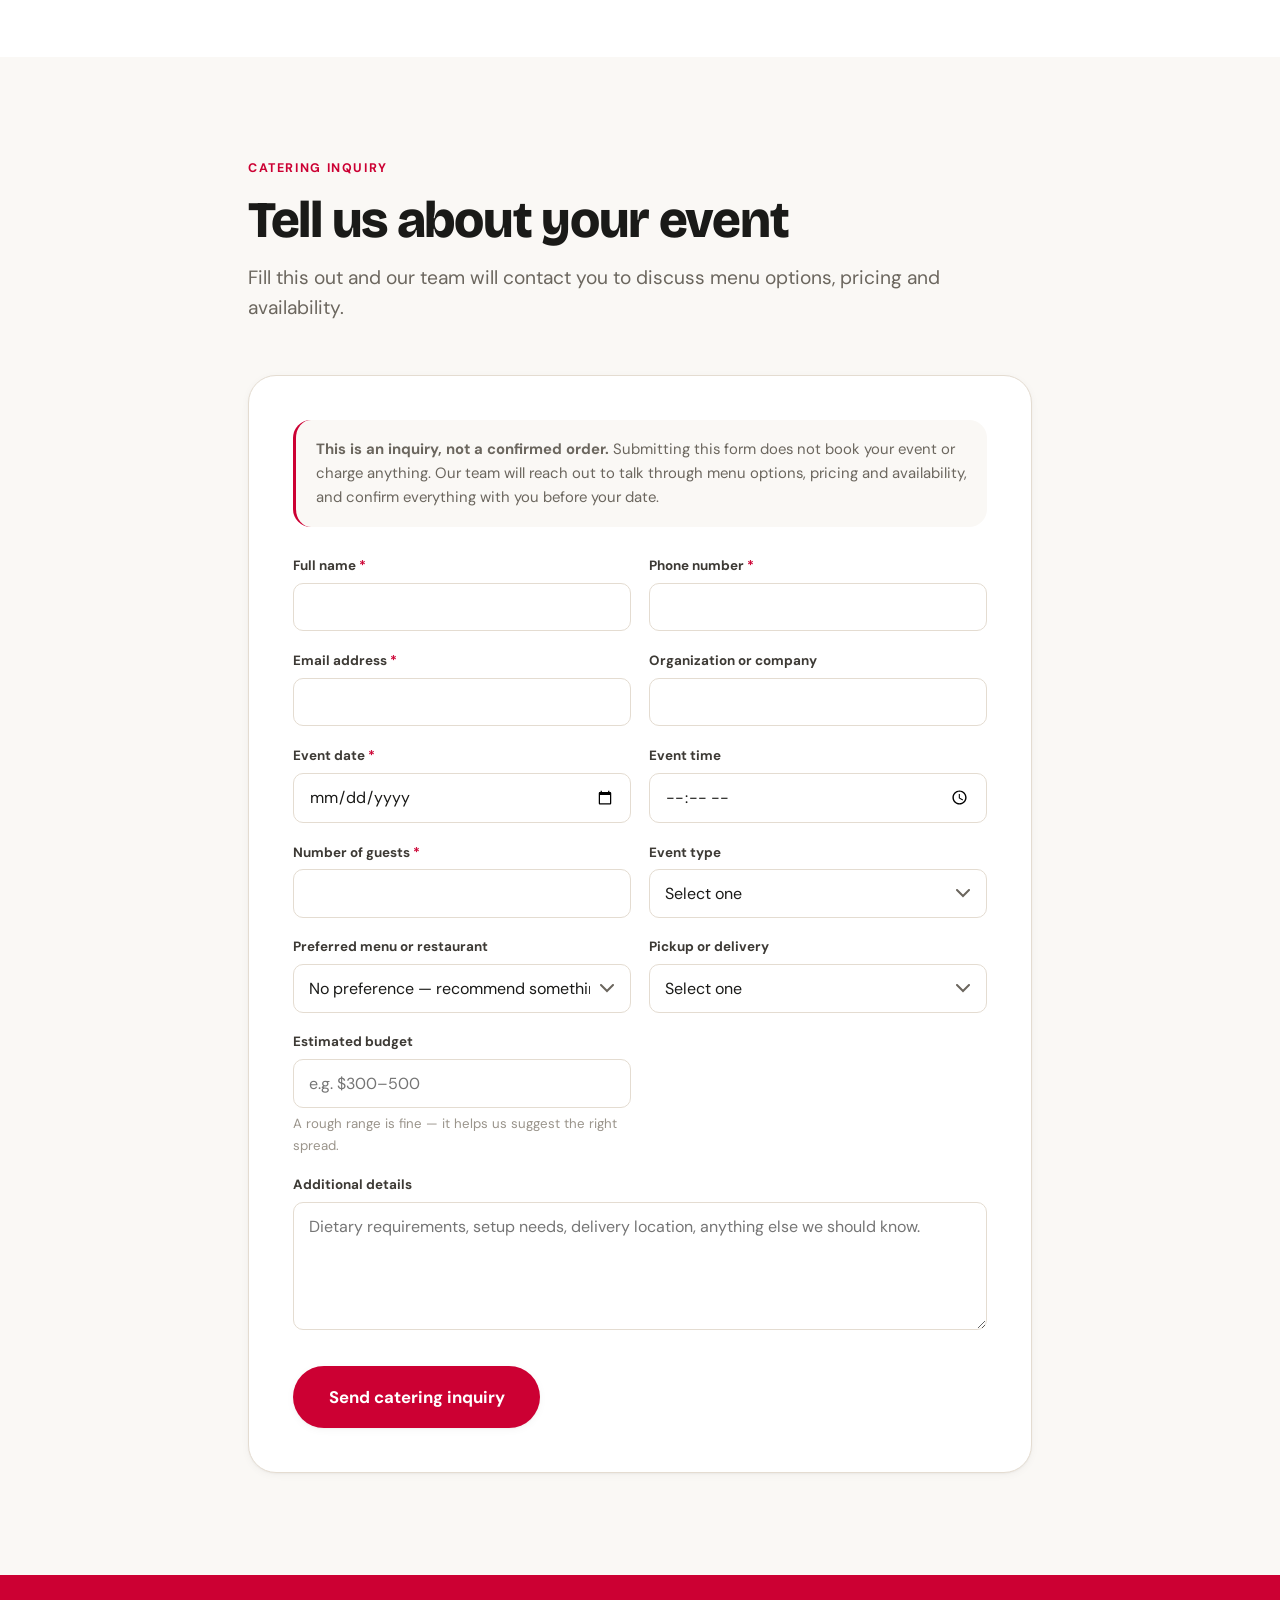
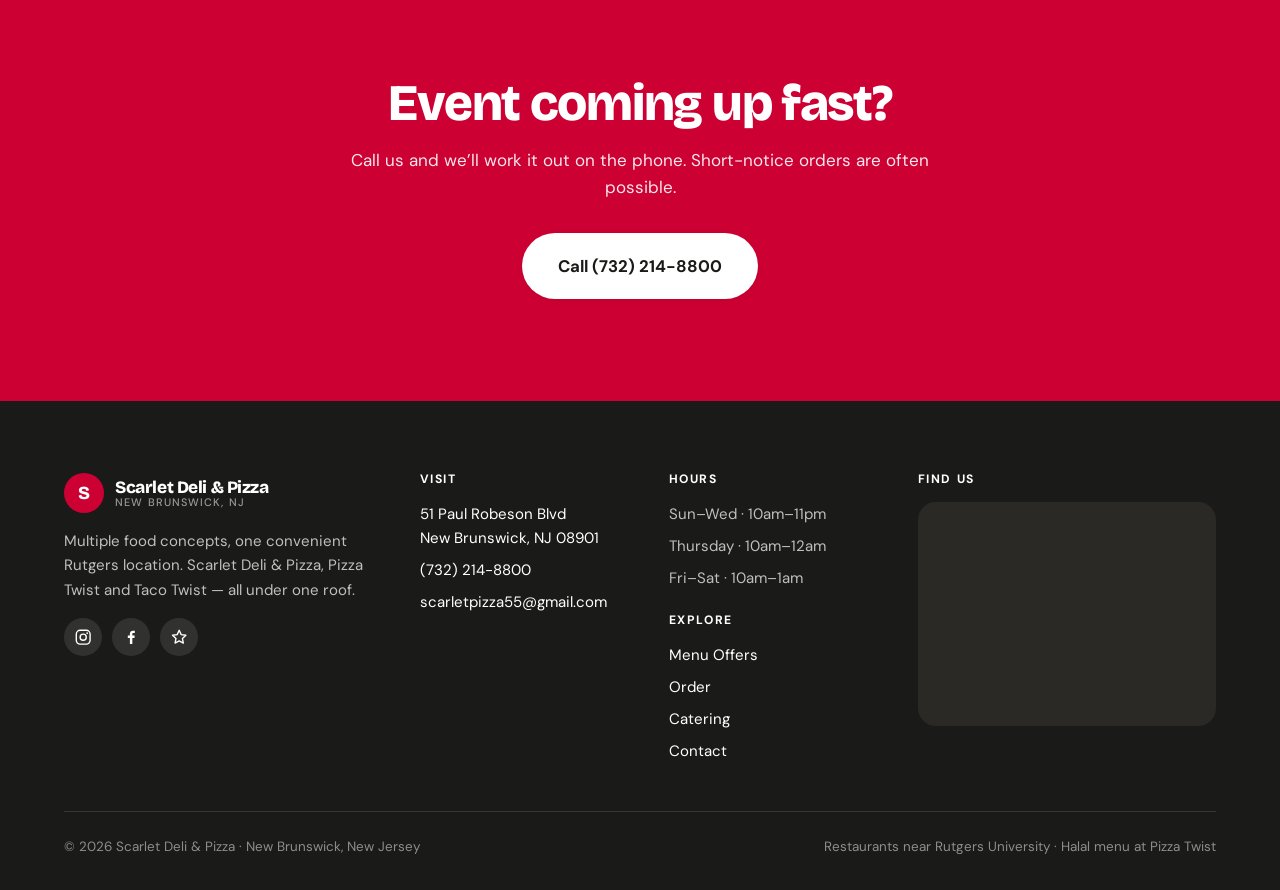
<file: catering.html>
<!DOCTYPE html>
<html lang="en">
<head>
<meta charset="utf-8">
<meta name="viewport" content="width=device-width, initial-scale=1">
<title>Catering | Scarlet Deli &amp; Pizza &mdash; Rutgers &amp; New Brunswick NJ Catering</title>
<meta name="description" content="Catering in New Brunswick, NJ for Rutgers departments, student organizations, corporate meetings and family events. Deli platters, pizza, Indian fusion and taco bars with a halal menu at Pizza Twist and vegetarian options.">
<link rel="canonical" href="https://scarletdelipizza.com/catering.html">
<meta property="og:title" content="Catering | Scarlet Deli &amp; Pizza &mdash; Rutgers &amp; New Brunswick NJ Catering">
<meta property="og:description" content="Catering in New Brunswick, NJ for Rutgers departments, student organizations, corporate meetings and family events. Deli platters, pizza, Indian fusion and taco bars with a halal menu at Pizza Twist and vegetarian options.">
<meta property="og:type" content="restaurant">
<meta property="og:url" content="https://scarletdelipizza.com/catering.html">
<meta name="theme-color" content="#CC0033">

<link rel="preconnect" href="https://fonts.googleapis.com">
<link rel="preconnect" href="https://fonts.gstatic.com" crossorigin>
<link href="https://fonts.googleapis.com/css2?family=Bricolage+Grotesque:opsz,wght@12..96,600;12..96,800&family=DM+Sans:opsz,wght@9..40,400;9..40,500;9..40,700&display=swap" rel="stylesheet">
<link rel="stylesheet" href="style.css">
<script>document.documentElement.className += " js";</script>

</head>
<body>

<a class="skip" href="#main">Skip to content</a>

<div class="notice" id="notice" hidden role="status" aria-live="polite">
  <div class="wrap">
    <svg class="notice__icon" viewBox="0 0 24 24" fill="none" stroke="currentColor" stroke-width="2" stroke-linecap="round" stroke-linejoin="round" aria-hidden="true"><path d="M12 9v4"/><path d="M12 17h.01"/><path d="M10.3 3.9 1.8 18a2 2 0 0 0 1.7 3h17a2 2 0 0 0 1.7-3L13.7 3.9a2 2 0 0 0-3.4 0Z"/></svg>
    <p id="noticeText"></p>
  </div>
</div>

<div class="announce" id="announce" hidden>
  <div class="wrap">
    <p><strong>Welcome, new Rutgers students!</strong> Free dessert on orders over $30, 20% off pizza 2&ndash;5pm,
      and 5% off with a Rutgers ID. <a href="offers.html">See the offers</a></p>
    <button class="announce__close" id="announceClose" aria-label="Dismiss announcement">
      <svg viewBox="0 0 24 24" fill="none" stroke="currentColor" stroke-width="2.2" stroke-linecap="round" aria-hidden="true"><path d="M6 6l12 12M18 6L6 18"/></svg>
    </button>
  </div>
</div>

<div class="utility">
  <div class="wrap">
    <span class="status" id="status" data-open="unknown">
      <span class="dot" aria-hidden="true"></span>
      <span id="statusText">Open daily &mdash; see hours below</span>
    </span>
    <span>51 Paul Robeson Blvd, New Brunswick &mdash; on the Rutgers campus</span>
    <a href="tel:+17322148800">(732) 214-8800</a>
  </div>
</div>

<header class="site-header">
  <div class="wrap">
    <a class="brand" href="index.html">
      <span class="brand__mark" aria-hidden="true">S</span>
      <span class="brand__name">Scarlet Deli &amp; Pizza
        <span class="brand__sub">New Brunswick, NJ</span>
      </span>
    </a>

    <nav class="nav" aria-label="Main">
        <a href="index.html">Home</a>
        <a href="menu.html">Menu</a>
        <a href="offers.html">Offers</a>
        <a href="order.html">Order</a>
        <a href="catering.html" aria-current="page">Catering</a>
        <a href="about.html">About</a>
        <a href="contact.html">Contact</a>
    </nav>

    <a class="btn header-cta" href="order.html">Order</a>

    <button class="menu-toggle" id="menuToggle" aria-expanded="false" aria-controls="mobileNav" aria-label="Open menu">
      <svg class="icon-open" viewBox="0 0 24 24" fill="none" stroke="currentColor" stroke-width="2" stroke-linecap="round" aria-hidden="true"><path d="M4 7h16M4 12h16M4 17h16"/></svg>
      <svg class="icon-close" viewBox="0 0 24 24" fill="none" stroke="currentColor" stroke-width="2" stroke-linecap="round" aria-hidden="true"><path d="M6 6l12 12M18 6L6 18"/></svg>
    </button>
  </div>

  <div class="mobile-nav" id="mobileNav">
    <a href="index.html">Home</a>
    <a href="menu.html">Menu</a>
        <a href="offers.html">Offers</a>
    <a href="order.html">Order</a>
    <a href="catering.html" aria-current="page">Catering</a>
    <a href="about.html">About</a>
    <a href="contact.html">Contact</a>
    <a class="btn btn--block" href="order.html">Order</a>
  </div>
</header>

<main id="main">

  <section class="hero hero--page">
    <div class="hero__media" style="background-image:url('img/hero-catering.jpg')" aria-hidden="true"></div>
    <div class="hero__scrim" aria-hidden="true"></div>
    <div class="wrap">
      <div class="hero__inner">
        <p class="eyebrow eyebrow--light">Catering</p>
        <h1 class="h-xl">Feeding your whole group, from three kitchens</h1>
        <p class="lede lede--light">Deli platters, pizza, Indian fusion and taco bars &mdash; mix
          and match across all three concepts for one delivery. Catering across New Brunswick and
          the Rutgers campus.</p>
        <div class="btn-row">
          <a class="btn btn--onDark" href="#inquiry">Start an inquiry</a>
          <a class="btn btn--ghostDark" href="tel:+17322148800">Call (732) 214-8800</a>
        </div>
      </div>
    </div>
  </section>

  <section class="section">
    <div class="wrap">
      <div class="section-head is-centred reveal">
        <p class="eyebrow">What we cater</p>
        <h2 class="h-lg">Any group, any occasion</h2>
        <p class="lede">If you&rsquo;re feeding more than a few people, we can build a spread for it.
          Pizza Twist offers a dedicated halal menu, and vegetarian options are available across all three.</p>
      </div>
      <div class="features" style="grid-template-columns:repeat(1,1fr)">
      </div>
      <div class="grid grid--3">
        <div class="feature reveal" style="align-items:flex-start;padding:1.35rem">
          <svg viewBox="0 0 24 24" fill="none" stroke="currentColor" stroke-width="1.8" stroke-linecap="round" stroke-linejoin="round" aria-hidden="true"><circle cx="9" cy="8" r="3.2"/><path d="M2.8 19a6.2 6.2 0 0 1 12.4 0"/><path d="M16.5 5.5a3.2 3.2 0 0 1 0 6M17.5 13.4A6.2 6.2 0 0 1 21.2 19"/></svg>
          <div><span style="display:block;margin-bottom:.25rem">Rutgers Departments</span>
          <span style="font-weight:400;font-size:.88rem;color:var(--ink-soft)">Faculty meetings, staff lunches and department events.</span></div>
        </div>
        <div class="feature reveal" style="align-items:flex-start;padding:1.35rem">
          <svg viewBox="0 0 24 24" fill="none" stroke="currentColor" stroke-width="1.8" stroke-linecap="round" stroke-linejoin="round" aria-hidden="true"><path d="M12 3.5 13.8 9 19.5 10.8 13.8 12.6 12 18.2 10.2 12.6 4.5 10.8 10.2 9z"/><path d="M18.5 3.5v3M17 5h3"/></svg>
          <div><span style="display:block;margin-bottom:.25rem">Student Organizations</span>
          <span style="font-weight:400;font-size:.88rem;color:var(--ink-soft)">GBMs, socials, culture nights and club events.</span></div>
        </div>
        <div class="feature reveal" style="align-items:flex-start;padding:1.35rem">
          <svg viewBox="0 0 24 24" fill="none" stroke="currentColor" stroke-width="1.8" stroke-linecap="round" stroke-linejoin="round" aria-hidden="true"><path d="M5 7h14l1 13H4L5 7Z"/><path d="M9 10V6a3 3 0 0 1 6 0v4"/></svg>
          <div><span style="display:block;margin-bottom:.25rem">Corporate Meetings</span>
          <span style="font-weight:400;font-size:.88rem;color:var(--ink-soft)">Working lunches, trainings and client visits.</span></div>
        </div>
        <div class="feature reveal" style="align-items:flex-start;padding:1.35rem">
          <svg viewBox="0 0 24 24" fill="none" stroke="currentColor" stroke-width="1.8" stroke-linecap="round" stroke-linejoin="round" aria-hidden="true"><path d="M12 2.5c3.5 4 6 6.5 6 10a6 6 0 0 1-12 0c0-2 .8-3.4 2-4.8.4 1.4 1.3 2.3 2.4 2.3 1.6 0 2.2-1.6 1.6-7.5Z"/></svg>
          <div><span style="display:block;margin-bottom:.25rem">Birthday Parties</span>
          <span style="font-weight:400;font-size:.88rem;color:var(--ink-soft)">Pizza spreads, taco bars and dessert platters.</span></div>
        </div>
        <div class="feature reveal" style="align-items:flex-start;padding:1.35rem">
          <svg viewBox="0 0 24 24" fill="none" stroke="currentColor" stroke-width="1.8" stroke-linecap="round" stroke-linejoin="round" aria-hidden="true"><path d="M3 11h18a9 9 0 0 1-9 9 9 9 0 0 1-9-9Z"/><path d="M8 7.5c0-1.5 1.2-2 1.2-3M12 7c0-1.8 1.4-2.3 1.4-3.5M16 7.5c0-1.5 1.2-2 1.2-3"/></svg>
          <div><span style="display:block;margin-bottom:.25rem">Family Gatherings</span>
          <span style="font-weight:400;font-size:.88rem;color:var(--ink-soft)">Weekend get-togethers and holiday meals.</span></div>
        </div>
        <div class="feature reveal" style="align-items:flex-start;padding:1.35rem">
          <svg viewBox="0 0 24 24" fill="none" stroke="currentColor" stroke-width="1.8" stroke-linecap="round" stroke-linejoin="round" aria-hidden="true"><circle cx="12" cy="12" r="4"/><path d="M12 2v2M12 20v2M4.9 4.9l1.4 1.4M17.7 17.7l1.4 1.4M2 12h2M20 12h2M4.9 19.1l1.4-1.4M17.7 6.3l1.4-1.4"/></svg>
          <div><span style="display:block;margin-bottom:.25rem">Office Lunches</span>
          <span style="font-weight:400;font-size:.88rem;color:var(--ink-soft)">Recurring weekly orders with a set delivery time.</span></div>
        </div>
        <div class="feature reveal" style="align-items:flex-start;padding:1.35rem">
          <svg viewBox="0 0 24 24" fill="none" stroke="currentColor" stroke-width="1.8" stroke-linecap="round" stroke-linejoin="round" aria-hidden="true"><circle cx="12" cy="12" r="9"/><path d="m8.5 12 2.5 2.5 4.5-5"/></svg>
          <div><span style="display:block;margin-bottom:.25rem">Graduation Events</span>
          <span style="font-weight:400;font-size:.88rem;color:var(--ink-soft)">Open houses and celebration parties.</span></div>
        </div>
        <div class="feature reveal" style="align-items:flex-start;padding:1.35rem">
          <svg viewBox="0 0 24 24" fill="none" stroke="currentColor" stroke-width="1.8" stroke-linecap="round" stroke-linejoin="round" aria-hidden="true"><path d="M20 10c0 6-8 12-8 12s-8-6-8-12a8 8 0 0 1 16 0Z"/><circle cx="12" cy="10" r="3"/></svg>
          <div><span style="display:block;margin-bottom:.25rem">Community Events</span>
          <span style="font-weight:400;font-size:.88rem;color:var(--ink-soft)">Fundraisers, block parties and campus tabling.</span></div>
        </div>
        <div class="feature reveal" style="align-items:flex-start;padding:1.35rem">
          <svg viewBox="0 0 24 24" fill="none" stroke="currentColor" stroke-width="1.8" stroke-linecap="round" stroke-linejoin="round" aria-hidden="true"><path d="M2 7h11v9H2zM13 10h4l3 3v3h-7z"/><circle cx="6" cy="18" r="1.8"/><circle cx="17" cy="18" r="1.8"/></svg>
          <div><span style="display:block;margin-bottom:.25rem">Large Group Orders</span>
          <span style="font-weight:400;font-size:.88rem;color:var(--ink-soft)">Anything from 15 people to several hundred.</span></div>
        </div>
      </div>
    </div>
  </section>

  <section class="section section--canvas" id="inquiry">
    <div class="wrap wrap--narrow">
      <div class="section-head reveal">
        <p class="eyebrow">Catering inquiry</p>
        <h2 class="h-lg">Tell us about your event</h2>
        <p class="lede">Fill this out and our team will contact you to discuss menu options,
          pricing and availability.</p>
      </div>

      <div class="form-card reveal">
        <p class="form-note">
          <strong>This is an inquiry, not a confirmed order.</strong> Submitting this form does not
          book your event or charge anything. Our team will reach out to talk through menu options,
          pricing and availability, and confirm everything with you before your date.
        </p>

        <!-- Web3Forms is live. The access key is an alias for your email
             address, not a password — it is designed to be public. To send
             inquiries somewhere else, create a new key at web3forms.com and
             swap it here and in contact.html. -->
        <form class="js-w3form" id="cateringForm" method="POST">
          <input type="hidden" name="access_key" value="8869f87c-f179-49b7-8964-332b7bdb36c4">
          <input type="hidden" name="subject" value="New catering inquiry — scarletdelipizza.com">
          <input type="hidden" name="from_name" value="Scarlet Deli Website">
          <!-- Honeypot: real people never see or tick this. Bots do. -->
          <input type="checkbox" name="botcheck" tabindex="-1" autocomplete="off" style="display:none">

          <div class="field-grid">

            <div class="field">
              <label for="name">Full name <span class="req">*</span></label>
              <input type="text" id="name" name="Full Name" autocomplete="name" required>
            </div>

            <div class="field">
              <label for="phone">Phone number <span class="req">*</span></label>
              <input type="tel" id="phone" name="Phone" autocomplete="tel" required>
            </div>

            <div class="field">
              <label for="email">Email address <span class="req">*</span></label>
              <input type="email" id="email" name="Email" autocomplete="email" required>
            </div>

            <div class="field">
              <label for="org">Organization or company</label>
              <input type="text" id="org" name="Organization" autocomplete="organization">
            </div>

            <div class="field">
              <label for="date">Event date <span class="req">*</span></label>
              <input type="date" id="date" name="Event Date" required>
            </div>

            <div class="field">
              <label for="time">Event time</label>
              <input type="time" id="time" name="Event Time">
            </div>

            <div class="field">
              <label for="guests">Number of guests <span class="req">*</span></label>
              <input type="number" id="guests" name="Number of Guests" min="1" step="1" required>
            </div>

            <div class="field">
              <label for="type">Event type</label>
              <select id="type" name="Event Type">
                <option value="">Select one</option>
                <option>Rutgers department event</option>
                <option>Student organization event</option>
                <option>Corporate meeting</option>
                <option>Birthday party</option>
                <option>Family gathering</option>
                <option>Office lunch</option>
                <option>Graduation event</option>
                <option>Community event</option>
                <option>Other</option>
              </select>
            </div>

            <div class="field">
              <label for="concept">Preferred menu or restaurant</label>
              <select id="concept" name="Preferred Menu">
                <option value="">No preference &mdash; recommend something</option>
                <option>Scarlet Deli &amp; Pizza</option>
                <option>Pizza Twist (Indian fusion pizza)</option>
                <option>Taco Twist (fusion tacos &amp; street food)</option>
                <option>A mix of all three</option>
              </select>
            </div>

            <div class="field">
              <label for="fulfil">Pickup or delivery</label>
              <select id="fulfil" name="Pickup or Delivery">
                <option value="">Select one</option>
                <option>Pickup</option>
                <option>Delivery</option>
                <option>Not sure yet</option>
              </select>
            </div>

            <div class="field">
              <label for="budget">Estimated budget</label>
              <input type="text" id="budget" name="Estimated Budget" placeholder="e.g. $300&ndash;500">
              <p class="field-hint">A rough range is fine &mdash; it helps us suggest the right spread.</p>
            </div>

            <div class="field field--full">
              <label for="details">Additional details</label>
              <textarea id="details" name="Additional Details" placeholder="Dietary requirements, setup needs, delivery location, anything else we should know."></textarea>
            </div>

          </div>

          <div class="btn-row" style="margin-top:1.75rem">
            <button type="submit" class="btn btn--lg">Send catering inquiry</button>
          </div>
          <p class="form-status" role="status" aria-live="polite"></p>
        </form>

        <div class="form-done" hidden>
          <h3 class="h-md">Thank you — we've got it.</h3>
          <p>Your inquiry is with our team. We'll be in touch within one business day
            to talk through menu options, pricing and availability.</p>
          <p>Event coming up sooner than that? Call us directly on
            <a href="tel:+17322148800">(732) 214-8800</a>.</p>
        </div>
      </div>
    </div>
  </section>

  <section class="section cta-band">
    <div class="wrap">
      <h2 class="h-lg">Event coming up fast?</h2>
      <p>Call us and we&rsquo;ll work it out on the phone. Short-notice orders are often possible.</p>
      <div class="btn-row">
        <a class="btn btn--lg btn--onDark" href="tel:+17322148800">Call (732) 214-8800</a>
      </div>
    </div>
  </section>

</main>

<footer class="site-footer">
  <div class="wrap">
    <div class="footer-grid">

      <div class="footer-brand">
        <a class="brand" href="index.html">
          <span class="brand__mark" aria-hidden="true">S</span>
          <span class="brand__name">Scarlet Deli &amp; Pizza
            <span class="brand__sub">New Brunswick, NJ</span>
          </span>
        </a>
        <p>Multiple food concepts, one convenient Rutgers location. Scarlet Deli &amp; Pizza,
          Pizza Twist and Taco Twist &mdash; all under one roof.</p>
        <div class="socials">
          <a href="#" aria-label="Instagram"><svg viewBox="0 0 24 24" fill="none" stroke="currentColor" stroke-width="1.8" aria-hidden="true"><rect x="3" y="3" width="18" height="18" rx="5"/><circle cx="12" cy="12" r="4"/><circle cx="17.2" cy="6.8" r="1.1" fill="currentColor" stroke="none"/></svg></a>
          <a href="#" aria-label="Facebook"><svg viewBox="0 0 24 24" fill="currentColor" aria-hidden="true"><path d="M13.5 21v-8h2.7l.4-3.1h-3.1V7.9c0-.9.25-1.5 1.55-1.5h1.65V3.63A22 22 0 0 0 14.3 3.5c-2.4 0-4 1.46-4 4.15V9.9H7.6V13h2.7v8z"/></svg></a>
          <a href="https://maps.google.com/?q=51+Paul+Robeson+Blvd,+New+Brunswick,+NJ+08901" aria-label="Google Business Profile"><svg viewBox="0 0 24 24" fill="none" stroke="currentColor" stroke-width="1.8" stroke-linecap="round" stroke-linejoin="round" aria-hidden="true"><path d="m12 3 2.6 5.6 6.1.8-4.5 4.2 1.2 6L12 16.8 6.6 19.6l1.2-6L3.3 9.4l6.1-.8z"/></svg></a>
        </div>
      </div>

      <div>
        <h4>Visit</h4>
        <p><a href="https://maps.google.com/?q=51+Paul+Robeson+Blvd,+New+Brunswick,+NJ+08901">51 Paul Robeson Blvd<br>New Brunswick, NJ 08901</a></p>
        <p><a href="tel:+17322148800">(732) 214-8800</a></p>
        <p><a href="mailto:scarletpizza55@gmail.com">scarletpizza55@gmail.com</a></p>
      </div>

      <div>
        <h4>Hours</h4>
        <ul class="js-hours-list">
          <li>Sun&ndash;Wed &middot; 10am&ndash;11pm</li>
          <li>Thursday &middot; 10am&ndash;12am</li>
          <li>Fri&ndash;Sat &middot; 10am&ndash;1am</li>
        </ul>
        <h4 style="margin-top:1.5rem">Explore</h4>
        <ul>
          <li><a href="menu.html">Menu</a>
        <a href="offers.html">Offers</a></li>
          <li><a href="order.html">Order</a></li>
          <li><a href="catering.html">Catering</a></li>
          <li><a href="contact.html">Contact</a></li>
        </ul>
      </div>

      <div>
        <h4>Find us</h4>
        <div class="footer-map">
          <iframe src="https://www.google.com/maps?q=51+Paul+Robeson+Blvd,+New+Brunswick,+NJ+08901&amp;output=embed"
                  loading="lazy" referrerpolicy="no-referrer-when-downgrade"
                  title="Map to Scarlet Deli and Pizza"></iframe>
        </div>
      </div>

    </div>

    <div class="colophon">
      <span>&copy; <span id="year">2026</span> Scarlet Deli &amp; Pizza &middot; New Brunswick, New Jersey</span>
      <span>Restaurants near Rutgers University &middot; Halal menu at Pizza Twist</span>
    </div>
  </div>
</footer>

<script src="app.js"></script>
</body>
</html>
</file>
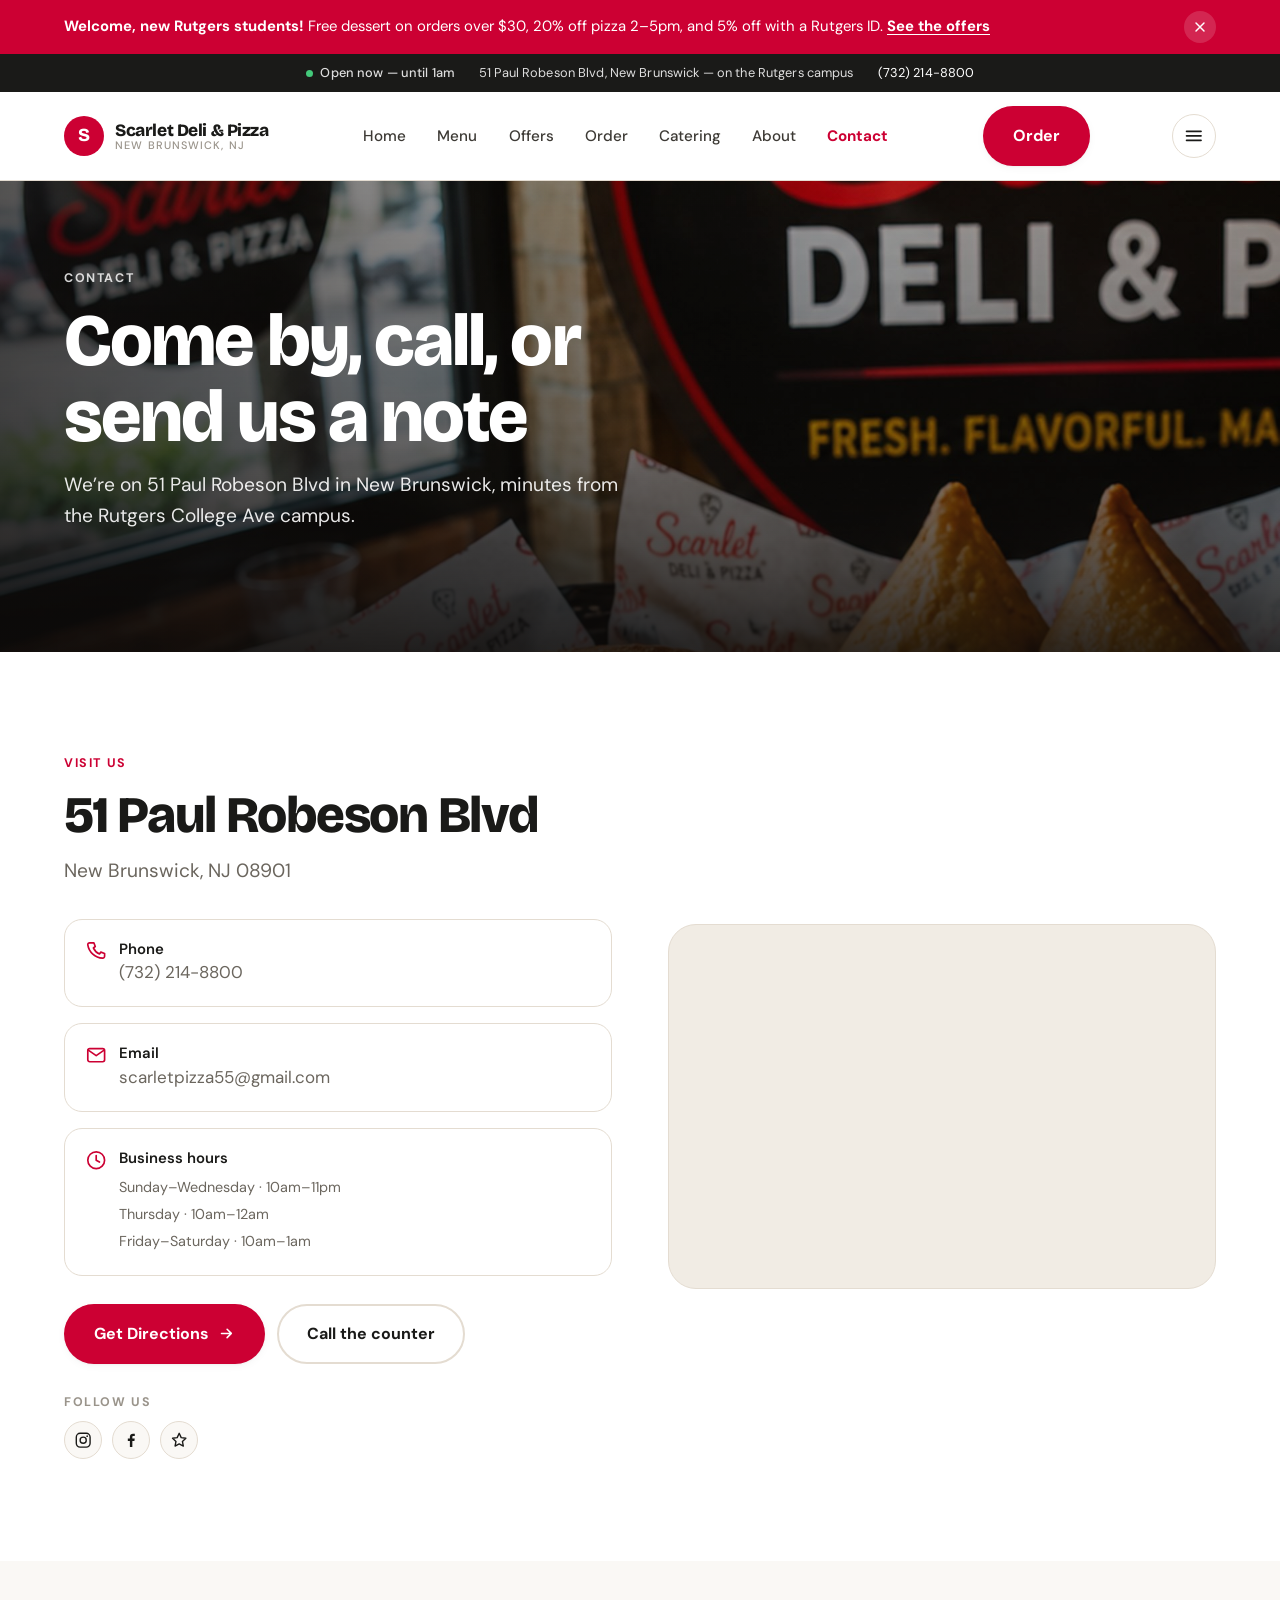
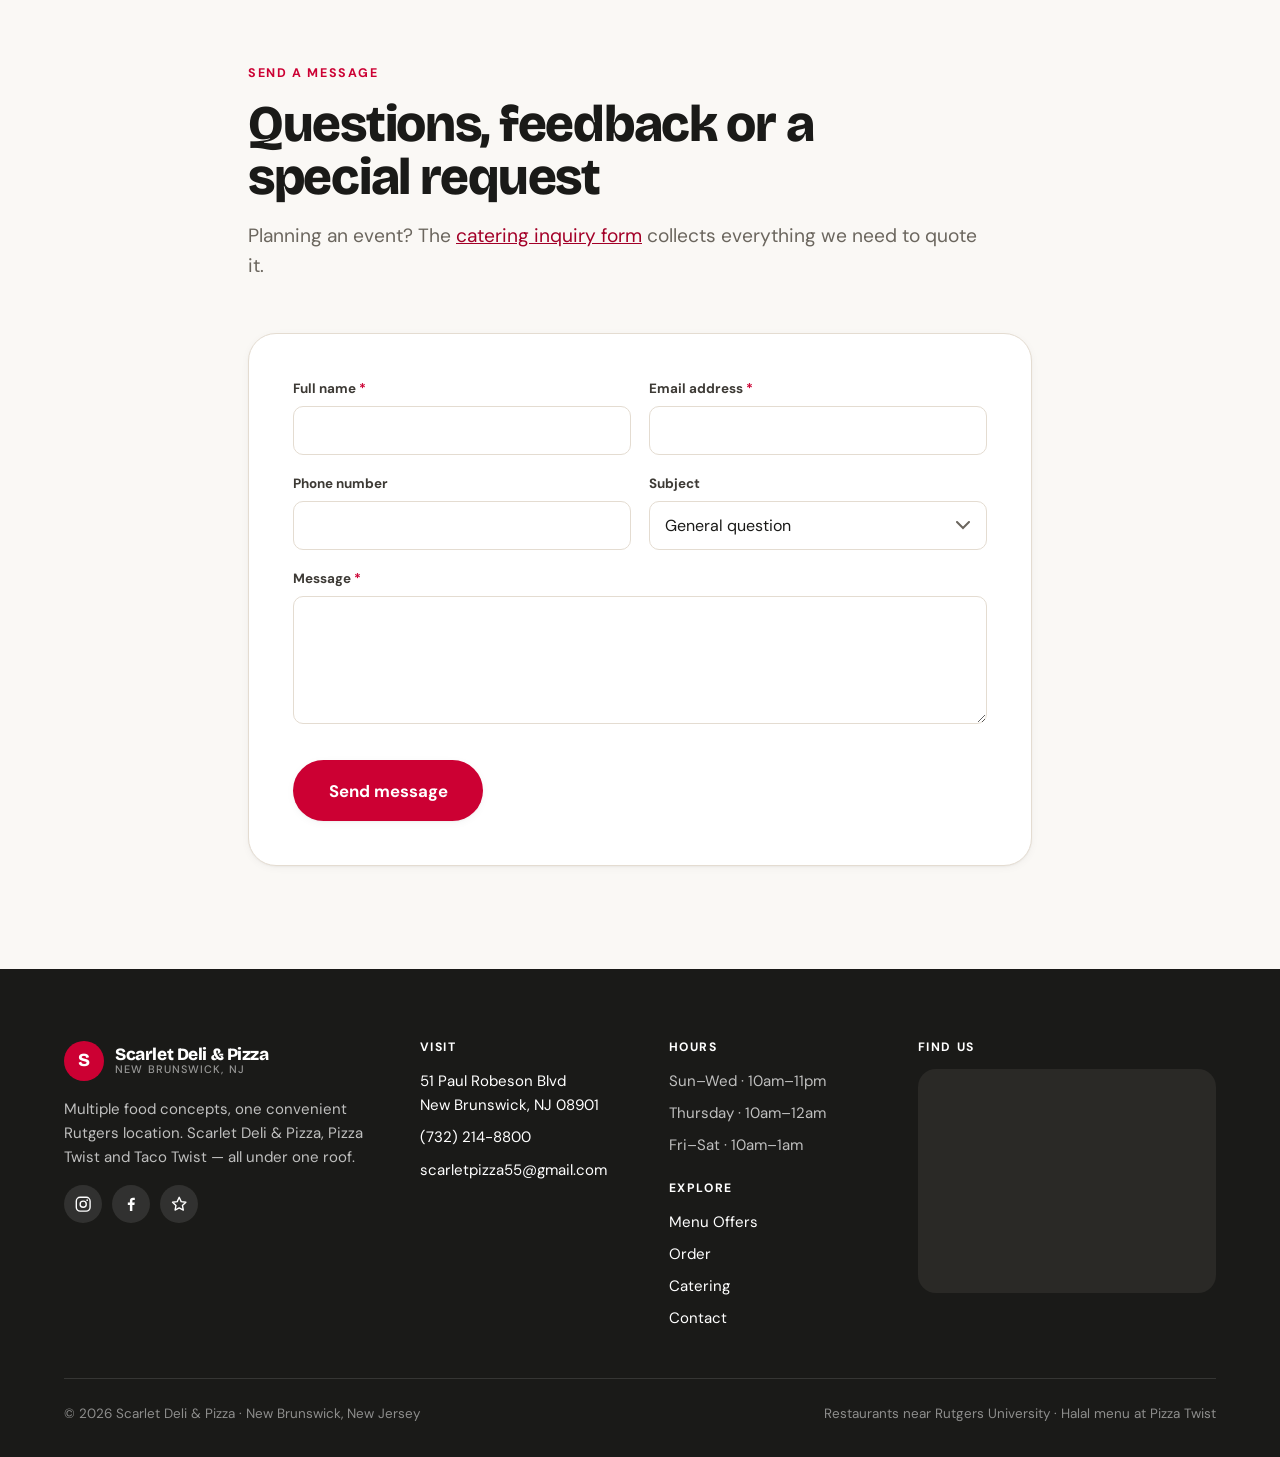
<file: contact.html>
<!DOCTYPE html>
<html lang="en">
<head>
<meta charset="utf-8">
<meta name="viewport" content="width=device-width, initial-scale=1">
<title>Contact | Scarlet Deli &amp; Pizza &mdash; New Brunswick, NJ</title>
<meta name="description" content="Contact Scarlet Deli & Pizza at 51 Paul Robeson Blvd, New Brunswick, NJ. Hours, phone number, directions and contact form. Food near Rutgers University campus.">
<link rel="canonical" href="https://scarletdelipizza.com/contact.html">
<meta property="og:title" content="Contact | Scarlet Deli &amp; Pizza &mdash; New Brunswick, NJ">
<meta property="og:description" content="Contact Scarlet Deli & Pizza at 51 Paul Robeson Blvd, New Brunswick, NJ. Hours, phone number, directions and contact form. Food near Rutgers University campus.">
<meta property="og:type" content="restaurant">
<meta property="og:url" content="https://scarletdelipizza.com/contact.html">
<meta name="theme-color" content="#CC0033">

<link rel="preconnect" href="https://fonts.googleapis.com">
<link rel="preconnect" href="https://fonts.gstatic.com" crossorigin>
<link href="https://fonts.googleapis.com/css2?family=Bricolage+Grotesque:opsz,wght@12..96,600;12..96,800&family=DM+Sans:opsz,wght@9..40,400;9..40,500;9..40,700&display=swap" rel="stylesheet">
<link rel="stylesheet" href="style.css">
<script>document.documentElement.className += " js";</script>

</head>
<body>

<a class="skip" href="#main">Skip to content</a>

<div class="notice" id="notice" hidden role="status" aria-live="polite">
  <div class="wrap">
    <svg class="notice__icon" viewBox="0 0 24 24" fill="none" stroke="currentColor" stroke-width="2" stroke-linecap="round" stroke-linejoin="round" aria-hidden="true"><path d="M12 9v4"/><path d="M12 17h.01"/><path d="M10.3 3.9 1.8 18a2 2 0 0 0 1.7 3h17a2 2 0 0 0 1.7-3L13.7 3.9a2 2 0 0 0-3.4 0Z"/></svg>
    <p id="noticeText"></p>
  </div>
</div>

<div class="announce" id="announce" hidden>
  <div class="wrap">
    <p><strong>Welcome, new Rutgers students!</strong> Free dessert on orders over $30, 20% off pizza 2&ndash;5pm,
      and 5% off with a Rutgers ID. <a href="offers.html">See the offers</a></p>
    <button class="announce__close" id="announceClose" aria-label="Dismiss announcement">
      <svg viewBox="0 0 24 24" fill="none" stroke="currentColor" stroke-width="2.2" stroke-linecap="round" aria-hidden="true"><path d="M6 6l12 12M18 6L6 18"/></svg>
    </button>
  </div>
</div>

<div class="utility">
  <div class="wrap">
    <span class="status" id="status" data-open="unknown">
      <span class="dot" aria-hidden="true"></span>
      <span id="statusText">Open daily &mdash; see hours below</span>
    </span>
    <span>51 Paul Robeson Blvd, New Brunswick &mdash; on the Rutgers campus</span>
    <a href="tel:+17322148800">(732) 214-8800</a>
  </div>
</div>

<header class="site-header">
  <div class="wrap">
    <a class="brand" href="index.html">
      <span class="brand__mark" aria-hidden="true">S</span>
      <span class="brand__name">Scarlet Deli &amp; Pizza
        <span class="brand__sub">New Brunswick, NJ</span>
      </span>
    </a>

    <nav class="nav" aria-label="Main">
        <a href="index.html">Home</a>
        <a href="menu.html">Menu</a>
        <a href="offers.html">Offers</a>
        <a href="order.html">Order</a>
        <a href="catering.html">Catering</a>
        <a href="about.html">About</a>
        <a href="contact.html" aria-current="page">Contact</a>
    </nav>

    <a class="btn header-cta" href="order.html">Order</a>

    <button class="menu-toggle" id="menuToggle" aria-expanded="false" aria-controls="mobileNav" aria-label="Open menu">
      <svg class="icon-open" viewBox="0 0 24 24" fill="none" stroke="currentColor" stroke-width="2" stroke-linecap="round" aria-hidden="true"><path d="M4 7h16M4 12h16M4 17h16"/></svg>
      <svg class="icon-close" viewBox="0 0 24 24" fill="none" stroke="currentColor" stroke-width="2" stroke-linecap="round" aria-hidden="true"><path d="M6 6l12 12M18 6L6 18"/></svg>
    </button>
  </div>

  <div class="mobile-nav" id="mobileNav">
    <a href="index.html">Home</a>
    <a href="menu.html">Menu</a>
        <a href="offers.html">Offers</a>
    <a href="order.html">Order</a>
    <a href="catering.html">Catering</a>
    <a href="about.html">About</a>
    <a href="contact.html" aria-current="page">Contact</a>
    <a class="btn btn--block" href="order.html">Order</a>
  </div>
</header>

<main id="main">

  <section class="hero hero--page">
    <div class="hero__media" style="background-image:url('img/hero-contact.jpg')" aria-hidden="true"></div>
    <div class="hero__scrim" aria-hidden="true"></div>
    <div class="wrap">
      <div class="hero__inner">
        <p class="eyebrow eyebrow--light">Contact</p>
        <h1 class="h-xl">Come by, call, or send us a note</h1>
        <p class="lede lede--light">We&rsquo;re on 51 Paul Robeson Blvd in New Brunswick, minutes from the
          Rutgers College Ave campus.</p>
      </div>
    </div>
  </section>

  <section class="section">
    <div class="wrap">
      <div class="split">

        <div class="reveal">
          <p class="eyebrow">Visit us</p>
          <h2 class="h-lg">51 Paul Robeson Blvd</h2>
          <p class="lede" style="margin-top:.9rem">New Brunswick, NJ 08901</p>

          <div class="grid" style="gap:1rem;margin-top:2rem">
            <div class="feature" style="align-items:flex-start;padding:1.25rem">
              <svg viewBox="0 0 24 24" fill="none" stroke="currentColor" stroke-width="1.8" stroke-linecap="round" stroke-linejoin="round" aria-hidden="true"><path d="M6.5 3h3l1.5 4-2 1.5a12 12 0 0 0 6.5 6.5L17 13l4 1.5v3a2 2 0 0 1-2.2 2A17 17 0 0 1 3 5.2 2 2 0 0 1 5 3h1.5Z"/></svg>
              <div><span style="display:block">Phone</span>
              <a href="tel:+17322148800" style="font-weight:400;color:var(--ink-soft);text-decoration:none">(732) 214-8800</a></div>
            </div>
            <div class="feature" style="align-items:flex-start;padding:1.25rem">
              <svg viewBox="0 0 24 24" fill="none" stroke="currentColor" stroke-width="1.8" stroke-linecap="round" stroke-linejoin="round" aria-hidden="true"><rect x="3" y="5" width="18" height="14" rx="2"/><path d="m3.5 6.5 8.5 6 8.5-6"/></svg>
              <div><span style="display:block">Email</span>
              <a href="mailto:scarletpizza55@gmail.com" style="font-weight:400;color:var(--ink-soft);text-decoration:none">scarletpizza55@gmail.com</a></div>
            </div>
            <div class="feature" style="align-items:flex-start;padding:1.25rem">
              <svg viewBox="0 0 24 24" fill="none" stroke="currentColor" stroke-width="1.8" stroke-linecap="round" stroke-linejoin="round" aria-hidden="true"><circle cx="12" cy="12" r="9"/><path d="M12 7v5l3.5 2"/></svg>
              <div><span style="display:block;margin-bottom:.3rem">Business hours</span>
              <span class="js-hours-long" style="font-weight:400;font-size:.9rem;color:var(--ink-soft);line-height:1.7">
                Sunday&ndash;Wednesday &middot; 10:00am&ndash;11:00pm<br>
                Thursday &middot; 10:00am&ndash;12:00am<br>
                Friday&ndash;Saturday &middot; 10:00am&ndash;1:00am</span></div>
            </div>
          </div>

          <div class="btn-row" style="margin-top:1.75rem">
            <a class="btn" href="https://maps.google.com/?q=51+Paul+Robeson+Blvd,+New+Brunswick,+NJ+08901">Get Directions <svg viewBox="0 0 24 24" fill="none" stroke="currentColor" stroke-width="2.2" stroke-linecap="round" stroke-linejoin="round" aria-hidden="true"><path d="M5 12h13M13 6l6 6-6 6"/></svg></a>
            <a class="btn btn--outline" href="tel:+17322148800">Call the counter</a>
          </div>

          <div style="margin-top:2rem">
            <h4 style="font-family:var(--body);font-size:.78rem;font-weight:700;letter-spacing:.13em;text-transform:uppercase;color:var(--ink-faint);margin:0 0 .75rem">Follow us</h4>
            <div class="socials" style="margin-top:0">
              <a href="#" aria-label="Instagram" style="background:var(--canvas);color:var(--ink);border:1px solid var(--sand-line)"><svg viewBox="0 0 24 24" fill="none" stroke="currentColor" stroke-width="1.8" aria-hidden="true"><rect x="3" y="3" width="18" height="18" rx="5"/><circle cx="12" cy="12" r="4"/><circle cx="17.2" cy="6.8" r="1.1" fill="currentColor" stroke="none"/></svg></a>
              <a href="#" aria-label="Facebook" style="background:var(--canvas);color:var(--ink);border:1px solid var(--sand-line)"><svg viewBox="0 0 24 24" fill="currentColor" aria-hidden="true"><path d="M13.5 21v-8h2.7l.4-3.1h-3.1V7.9c0-.9.25-1.5 1.55-1.5h1.65V3.63A22 22 0 0 0 14.3 3.5c-2.4 0-4 1.46-4 4.15V9.9H7.6V13h2.7v8z"/></svg></a>
              <a href="https://maps.google.com/?q=51+Paul+Robeson+Blvd,+New+Brunswick,+NJ+08901" aria-label="Google Business Profile" style="background:var(--canvas);color:var(--ink);border:1px solid var(--sand-line)"><svg viewBox="0 0 24 24" fill="none" stroke="currentColor" stroke-width="1.8" stroke-linecap="round" stroke-linejoin="round" aria-hidden="true"><path d="m12 3 2.6 5.6 6.1.8-4.5 4.2 1.2 6L12 16.8 6.6 19.6l1.2-6L3.3 9.4l6.1-.8z"/></svg></a>
            </div>
          </div>
        </div>

        <div class="map reveal">
          <iframe src="https://www.google.com/maps?q=51+Paul+Robeson+Blvd,+New+Brunswick,+NJ+08901&amp;output=embed"
                  loading="lazy" referrerpolicy="no-referrer-when-downgrade"
                  title="Map to Scarlet Deli and Pizza, 51 Paul Robeson Blvd, New Brunswick NJ"></iframe>
        </div>

      </div>
    </div>
  </section>

  <section class="section section--canvas">
    <div class="wrap wrap--narrow">
      <div class="section-head reveal">
        <p class="eyebrow">Send a message</p>
        <h2 class="h-lg">Questions, feedback or a special request</h2>
        <p class="lede">Planning an event? The
          <a href="catering.html">catering inquiry form</a> collects everything we need to quote it.</p>
      </div>

      <div class="form-card reveal">
        <!-- Web3Forms is live. Same access key as catering.html. -->
        <form class="js-w3form" id="contactForm" method="POST">
          <input type="hidden" name="access_key" value="8869f87c-f179-49b7-8964-332b7bdb36c4">
          <input type="hidden" name="subject" value="New message from scarletdelipizza.com">
          <input type="hidden" name="from_name" value="Scarlet Deli Website">
          <input type="checkbox" name="botcheck" tabindex="-1" autocomplete="off" style="display:none">

          <div class="field-grid">
            <div class="field">
              <label for="cname">Full name <span class="req">*</span></label>
              <input type="text" id="cname" name="Full Name" autocomplete="name" required>
            </div>
            <div class="field">
              <label for="cemail">Email address <span class="req">*</span></label>
              <input type="email" id="cemail" name="Email" autocomplete="email" required>
            </div>
            <div class="field">
              <label for="cphone">Phone number</label>
              <input type="tel" id="cphone" name="Phone" autocomplete="tel">
            </div>
            <div class="field">
              <label for="csubject">Subject</label>
              <select id="csubject" name="Reason for Contact">
                <option>General question</option>
                <option>Feedback on a recent visit</option>
                <option>Large group order</option>
                <option>Student organization partnership</option>
                <option>Employment</option>
                <option>Other</option>
              </select>
            </div>
            <div class="field field--full">
              <label for="cmessage">Message <span class="req">*</span></label>
              <textarea id="cmessage" name="Message" required></textarea>
            </div>
          </div>
          <div class="btn-row" style="margin-top:1.75rem">
            <button type="submit" class="btn btn--lg">Send message</button>
          </div>
          <p class="form-status" role="status" aria-live="polite"></p>
        </form>

        <div class="form-done" hidden>
          <h3 class="h-md">Message sent.</h3>
          <p>Thanks for getting in touch — we read every message and will reply as soon
            as we can. For anything urgent, call <a href="tel:+17322148800">(732) 214-8800</a>.</p>
        </div>
      </div>
    </div>
  </section>

</main>

<footer class="site-footer">
  <div class="wrap">
    <div class="footer-grid">

      <div class="footer-brand">
        <a class="brand" href="index.html">
          <span class="brand__mark" aria-hidden="true">S</span>
          <span class="brand__name">Scarlet Deli &amp; Pizza
            <span class="brand__sub">New Brunswick, NJ</span>
          </span>
        </a>
        <p>Multiple food concepts, one convenient Rutgers location. Scarlet Deli &amp; Pizza,
          Pizza Twist and Taco Twist &mdash; all under one roof.</p>
        <div class="socials">
          <a href="#" aria-label="Instagram"><svg viewBox="0 0 24 24" fill="none" stroke="currentColor" stroke-width="1.8" aria-hidden="true"><rect x="3" y="3" width="18" height="18" rx="5"/><circle cx="12" cy="12" r="4"/><circle cx="17.2" cy="6.8" r="1.1" fill="currentColor" stroke="none"/></svg></a>
          <a href="#" aria-label="Facebook"><svg viewBox="0 0 24 24" fill="currentColor" aria-hidden="true"><path d="M13.5 21v-8h2.7l.4-3.1h-3.1V7.9c0-.9.25-1.5 1.55-1.5h1.65V3.63A22 22 0 0 0 14.3 3.5c-2.4 0-4 1.46-4 4.15V9.9H7.6V13h2.7v8z"/></svg></a>
          <a href="https://maps.google.com/?q=51+Paul+Robeson+Blvd,+New+Brunswick,+NJ+08901" aria-label="Google Business Profile"><svg viewBox="0 0 24 24" fill="none" stroke="currentColor" stroke-width="1.8" stroke-linecap="round" stroke-linejoin="round" aria-hidden="true"><path d="m12 3 2.6 5.6 6.1.8-4.5 4.2 1.2 6L12 16.8 6.6 19.6l1.2-6L3.3 9.4l6.1-.8z"/></svg></a>
        </div>
      </div>

      <div>
        <h4>Visit</h4>
        <p><a href="https://maps.google.com/?q=51+Paul+Robeson+Blvd,+New+Brunswick,+NJ+08901">51 Paul Robeson Blvd<br>New Brunswick, NJ 08901</a></p>
        <p><a href="tel:+17322148800">(732) 214-8800</a></p>
        <p><a href="mailto:scarletpizza55@gmail.com">scarletpizza55@gmail.com</a></p>
      </div>

      <div>
        <h4>Hours</h4>
        <ul class="js-hours-list">
          <li>Sun&ndash;Wed &middot; 10am&ndash;11pm</li>
          <li>Thursday &middot; 10am&ndash;12am</li>
          <li>Fri&ndash;Sat &middot; 10am&ndash;1am</li>
        </ul>
        <h4 style="margin-top:1.5rem">Explore</h4>
        <ul>
          <li><a href="menu.html">Menu</a>
        <a href="offers.html">Offers</a></li>
          <li><a href="order.html">Order</a></li>
          <li><a href="catering.html">Catering</a></li>
          <li><a href="contact.html">Contact</a></li>
        </ul>
      </div>

      <div>
        <h4>Find us</h4>
        <div class="footer-map">
          <iframe src="https://www.google.com/maps?q=51+Paul+Robeson+Blvd,+New+Brunswick,+NJ+08901&amp;output=embed"
                  loading="lazy" referrerpolicy="no-referrer-when-downgrade"
                  title="Map to Scarlet Deli and Pizza"></iframe>
        </div>
      </div>

    </div>

    <div class="colophon">
      <span>&copy; <span id="year">2026</span> Scarlet Deli &amp; Pizza &middot; New Brunswick, New Jersey</span>
      <span>Restaurants near Rutgers University &middot; Halal menu at Pizza Twist</span>
    </div>
  </div>
</footer>

<script src="app.js"></script>
</body>
</html>
</file>
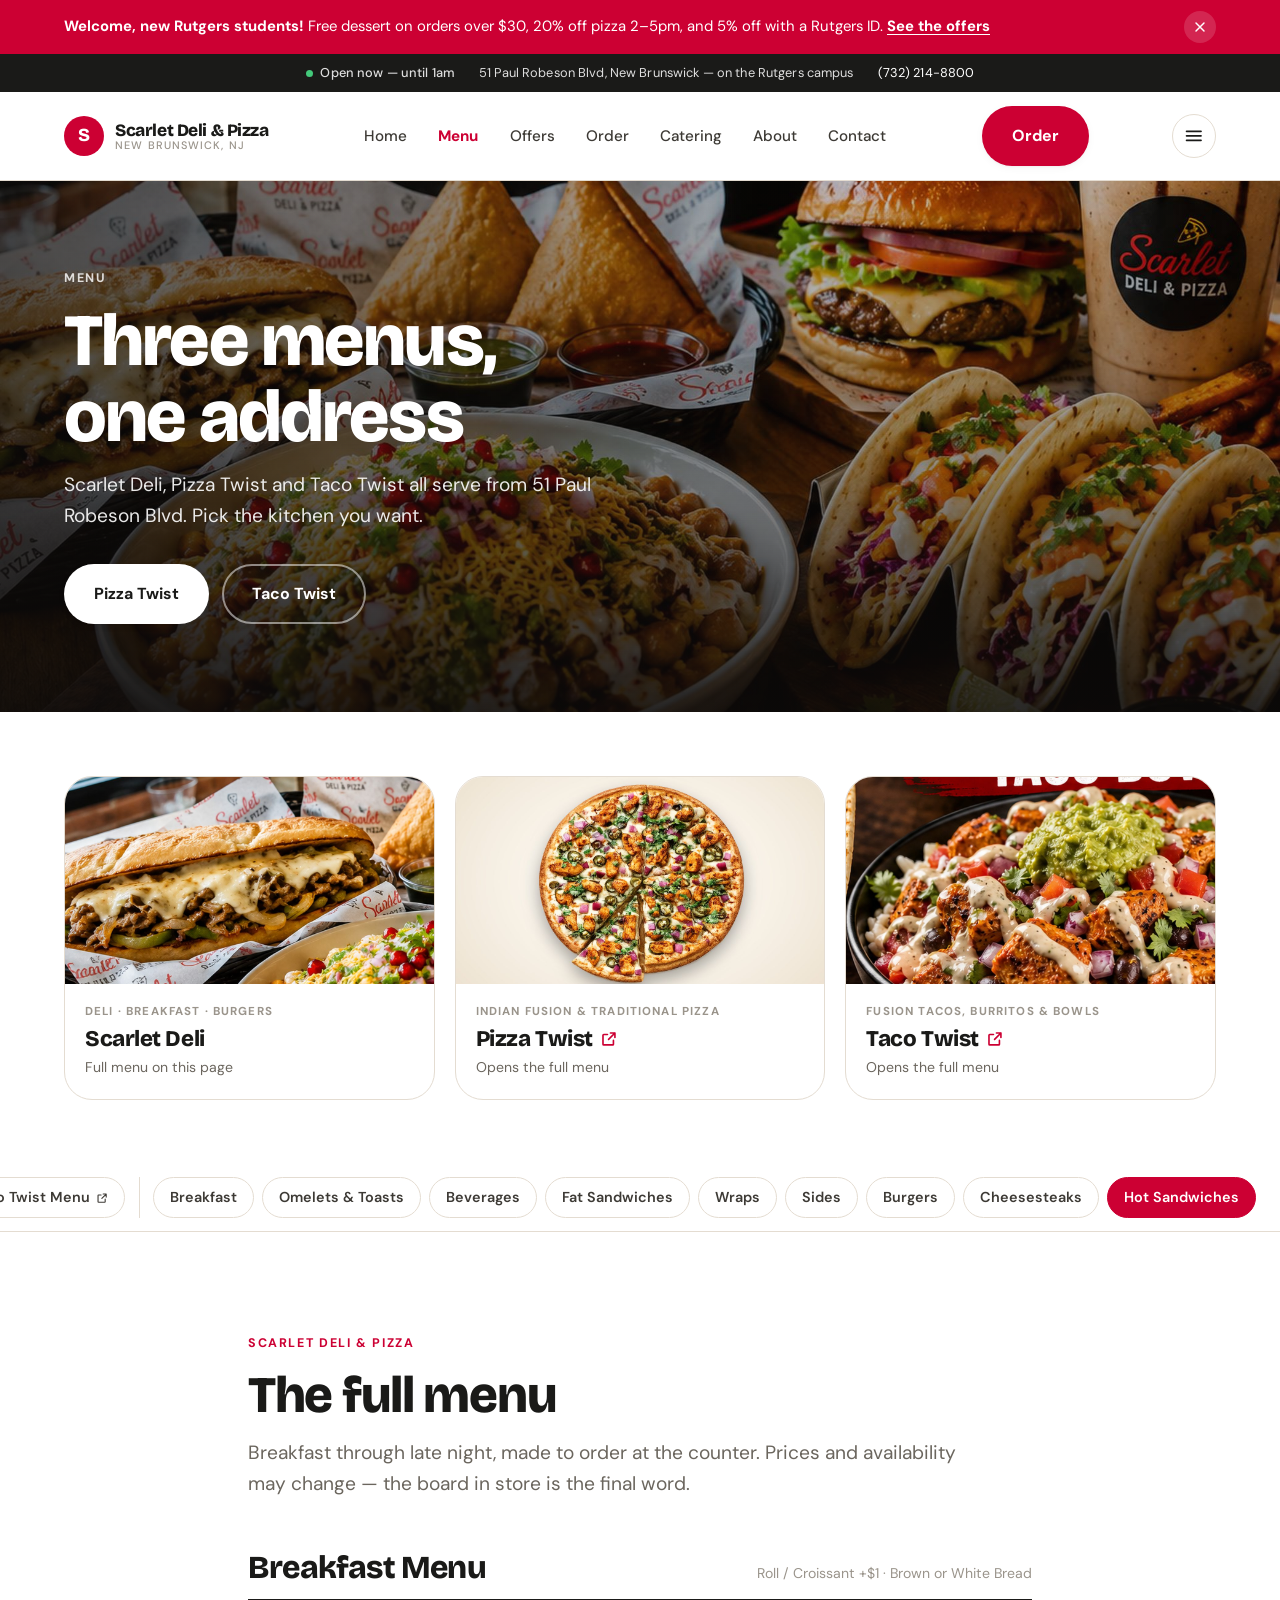
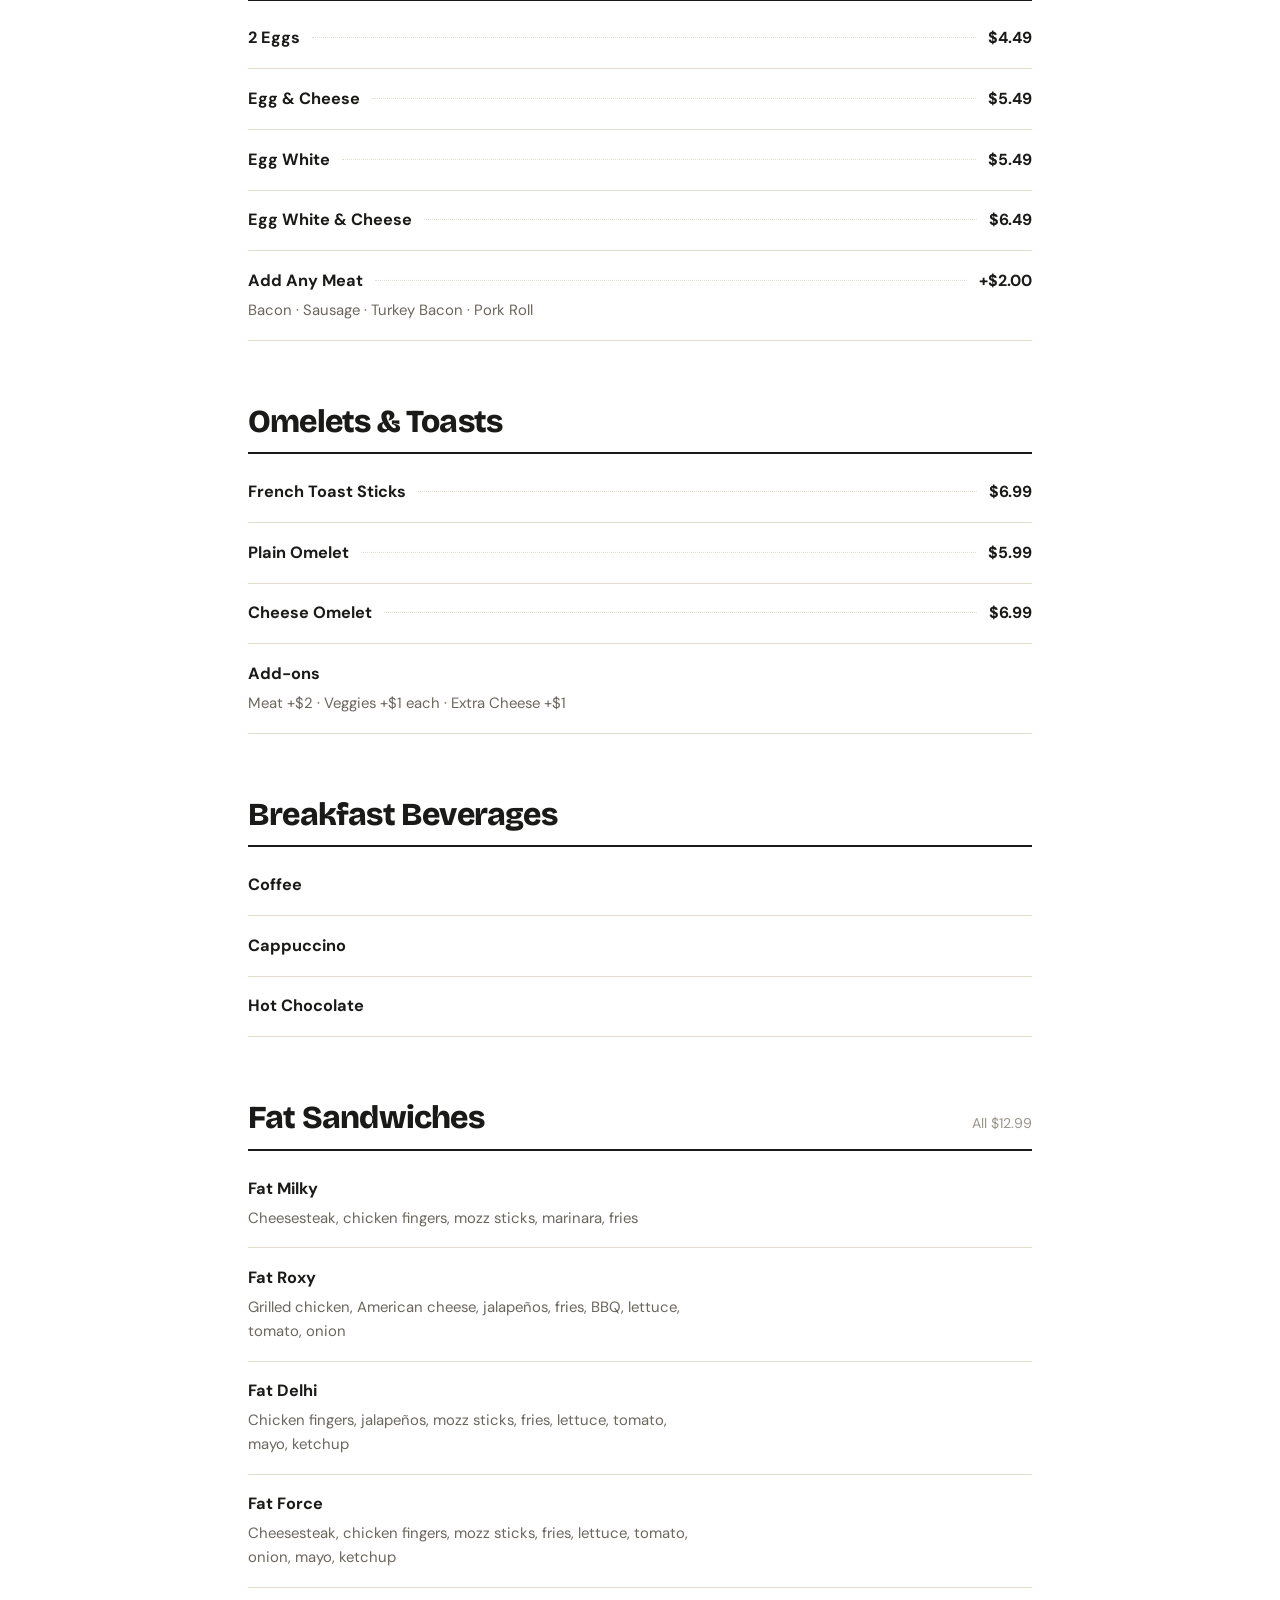
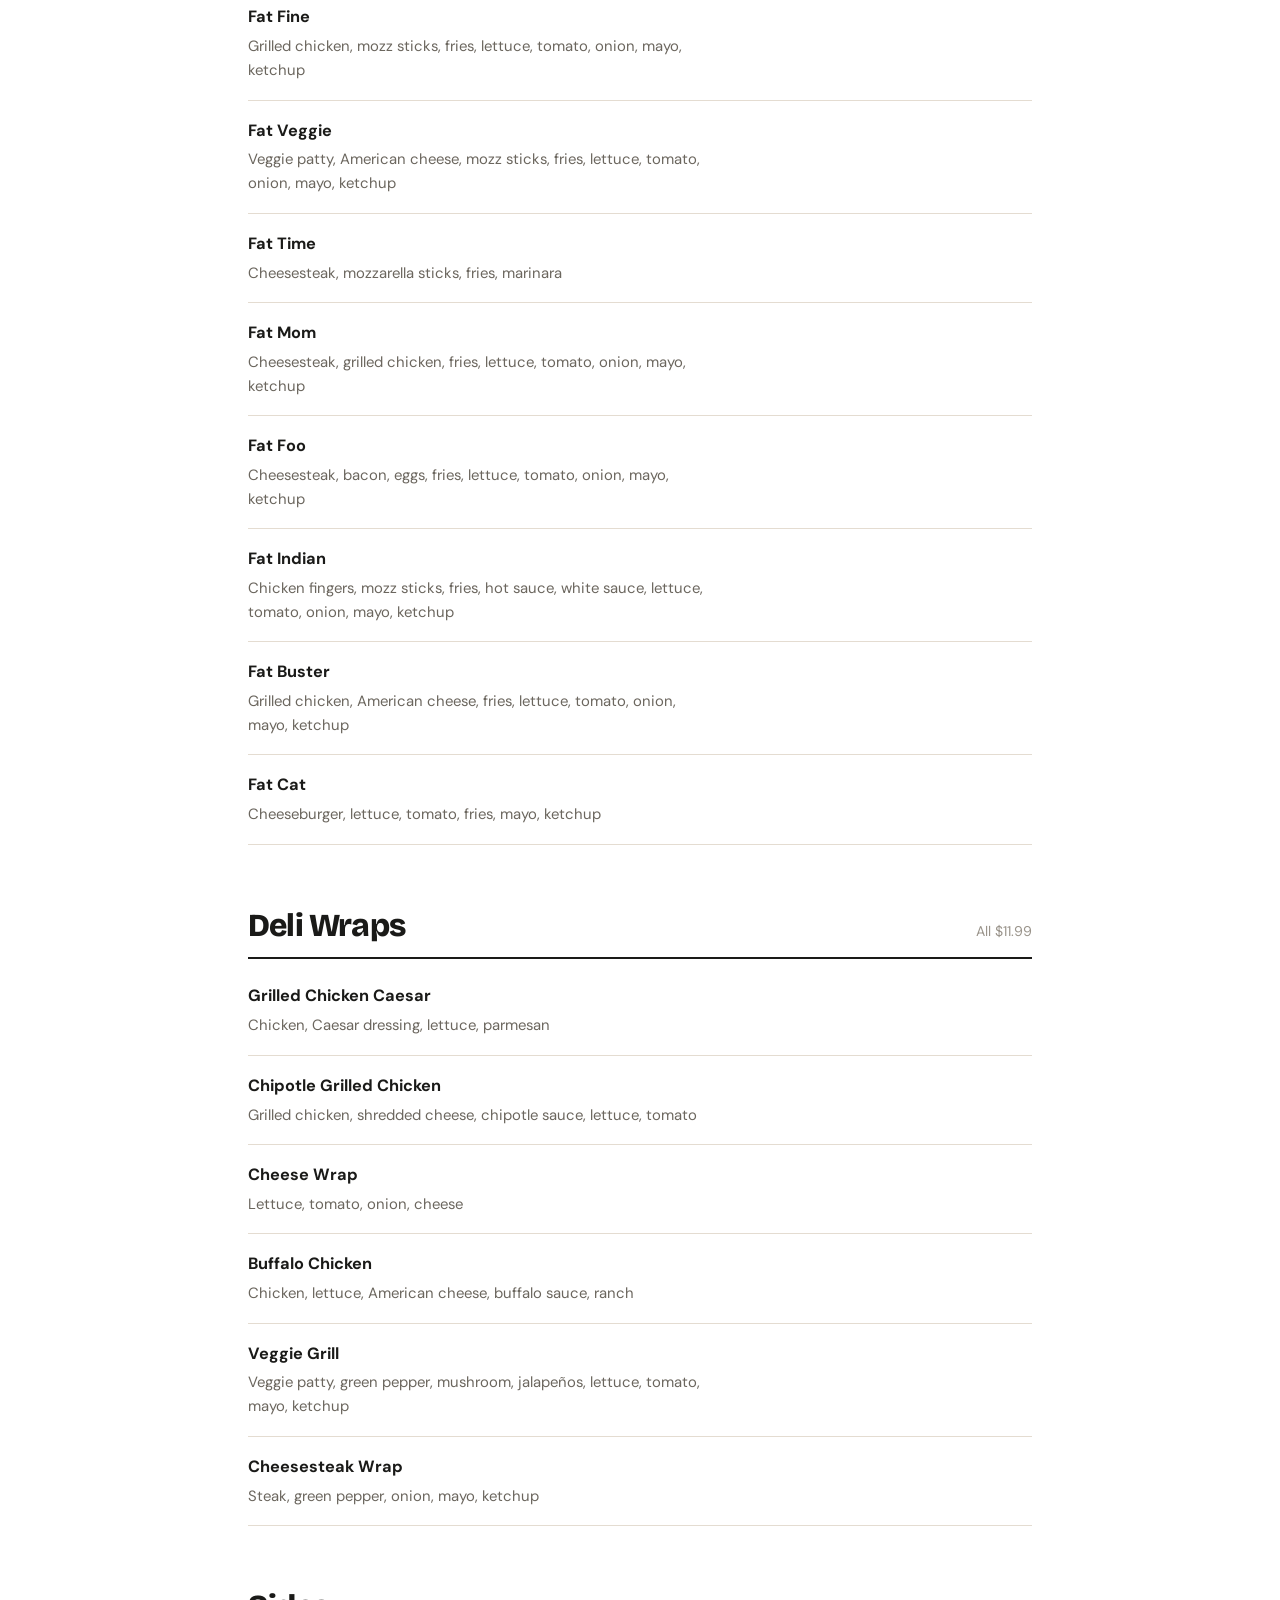
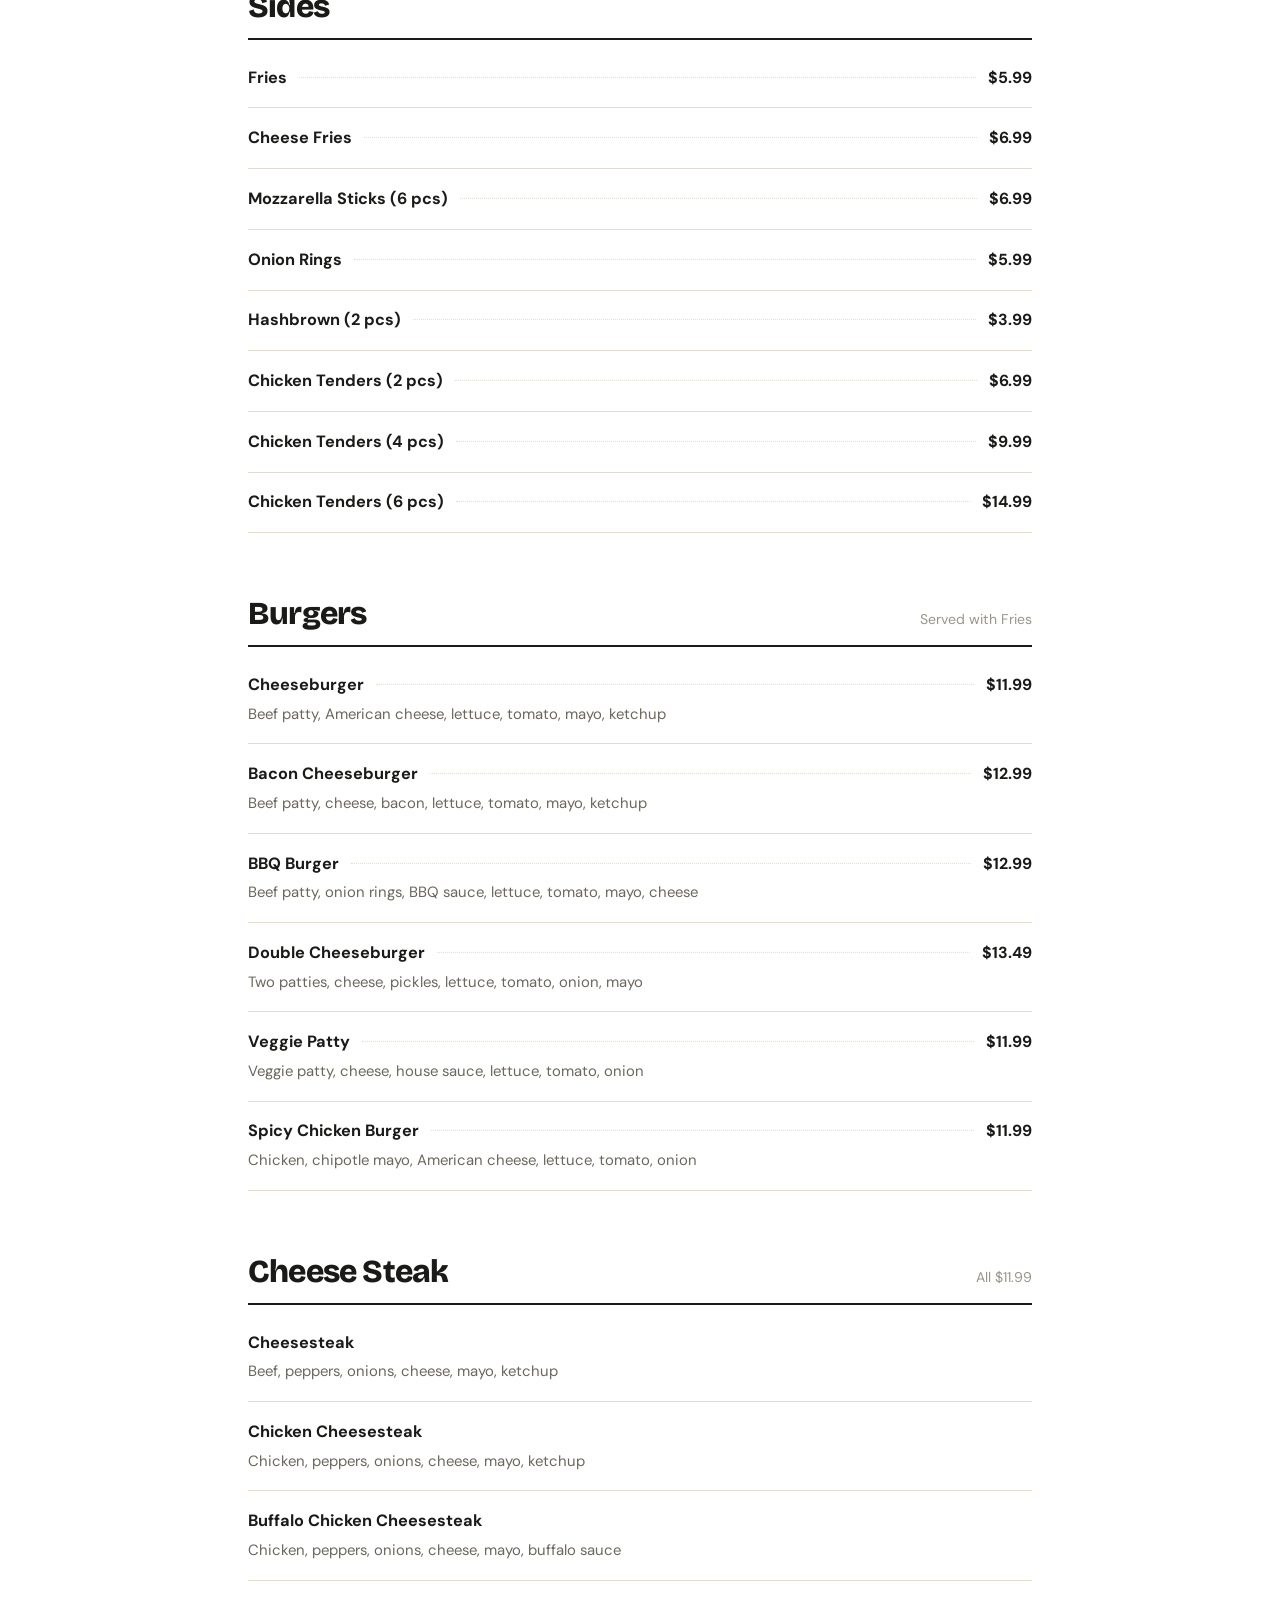
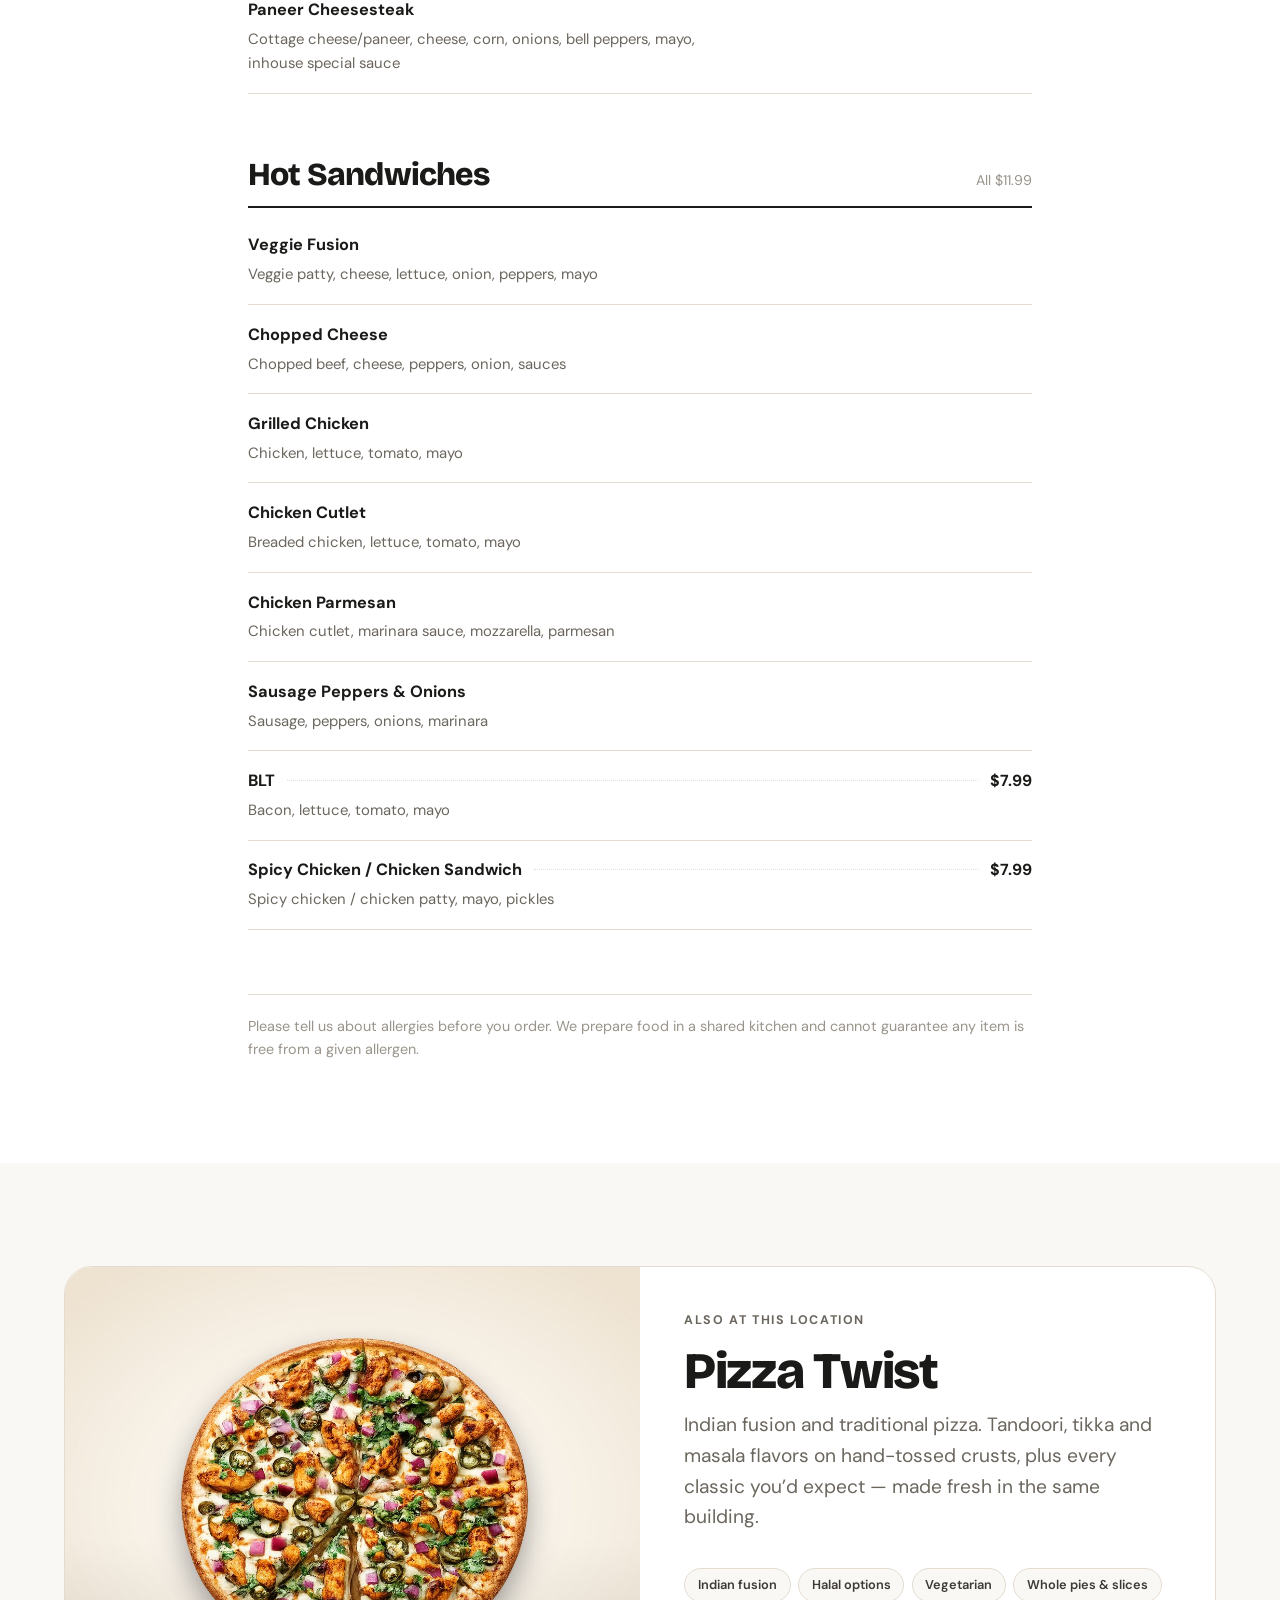
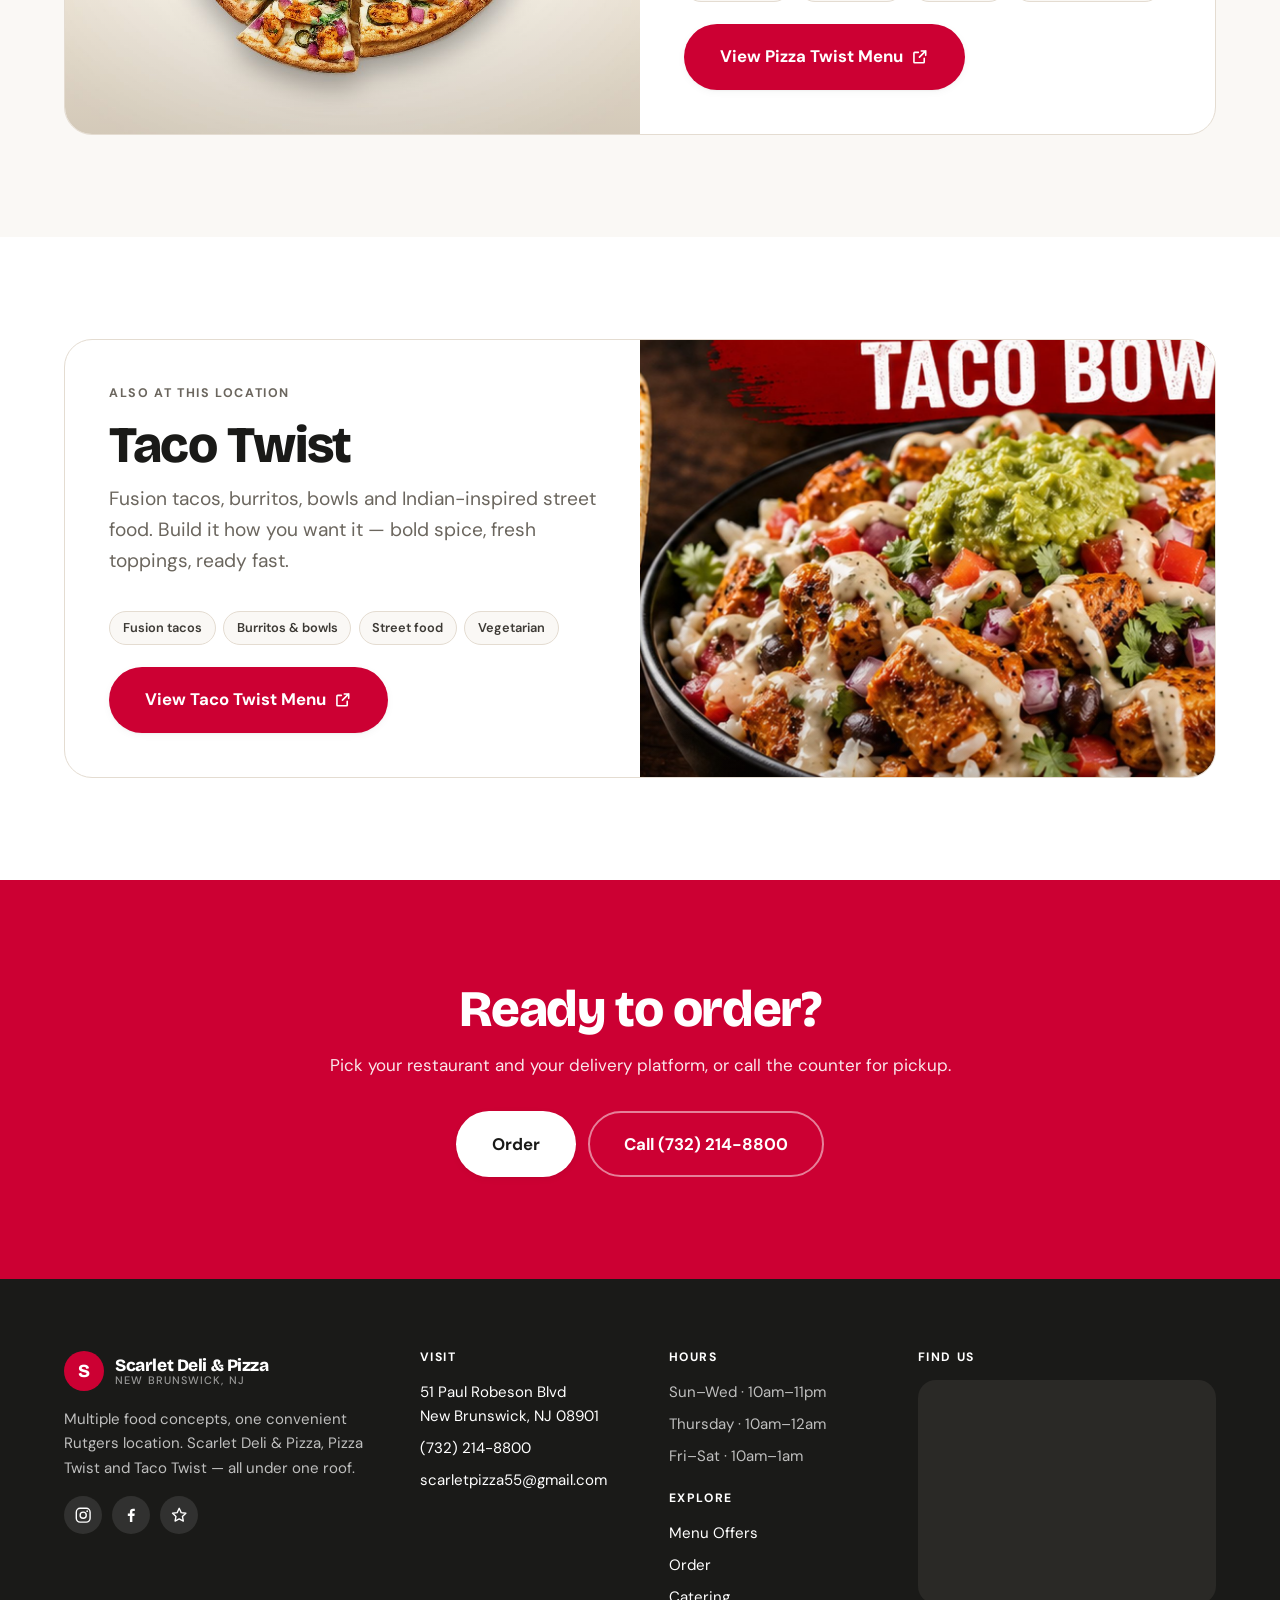
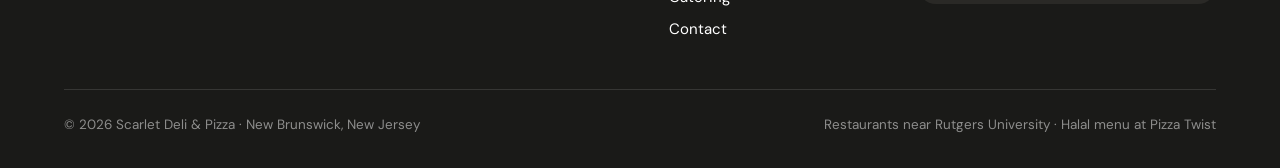
<file: menu.html>
<!DOCTYPE html>
<html lang="en">
<head>
<meta charset="utf-8">
<meta name="viewport" content="width=device-width, initial-scale=1">
<title>Menu | Scarlet Deli &amp; Pizza &mdash; Deli, Pizza &amp; Halal Near Rutgers</title>
<meta name="description" content="Full menu for Scarlet Deli & Pizza in New Brunswick, NJ — breakfast, deli sandwiches, burgers, wraps, pizza, salads, desserts and beverages. Halal, vegetarian and vegan options. Plus Pizza Twist and Taco Twist menus.">
<link rel="canonical" href="https://scarletdelipizza.com/menu.html">
<meta property="og:title" content="Menu | Scarlet Deli &amp; Pizza &mdash; Deli, Pizza &amp; Halal Near Rutgers">
<meta property="og:description" content="Full menu for Scarlet Deli & Pizza in New Brunswick, NJ — breakfast, deli sandwiches, burgers, wraps, pizza, salads, desserts and beverages. Halal, vegetarian and vegan options. Plus Pizza Twist and Taco Twist menus.">
<meta property="og:type" content="restaurant">
<meta property="og:url" content="https://scarletdelipizza.com/menu.html">
<meta name="theme-color" content="#CC0033">

<link rel="preconnect" href="https://fonts.googleapis.com">
<link rel="preconnect" href="https://fonts.gstatic.com" crossorigin>
<link href="https://fonts.googleapis.com/css2?family=Bricolage+Grotesque:opsz,wght@12..96,600;12..96,800&family=DM+Sans:opsz,wght@9..40,400;9..40,500;9..40,700&display=swap" rel="stylesheet">
<link rel="stylesheet" href="style.css">
<script>document.documentElement.className += " js";</script>

</head>
<body>

<a class="skip" href="#main">Skip to content</a>

<div class="notice" id="notice" hidden role="status" aria-live="polite">
  <div class="wrap">
    <svg class="notice__icon" viewBox="0 0 24 24" fill="none" stroke="currentColor" stroke-width="2" stroke-linecap="round" stroke-linejoin="round" aria-hidden="true"><path d="M12 9v4"/><path d="M12 17h.01"/><path d="M10.3 3.9 1.8 18a2 2 0 0 0 1.7 3h17a2 2 0 0 0 1.7-3L13.7 3.9a2 2 0 0 0-3.4 0Z"/></svg>
    <p id="noticeText"></p>
  </div>
</div>

<div class="announce" id="announce" hidden>
  <div class="wrap">
    <p><strong>Welcome, new Rutgers students!</strong> Free dessert on orders over $30, 20% off pizza 2&ndash;5pm,
      and 5% off with a Rutgers ID. <a href="offers.html">See the offers</a></p>
    <button class="announce__close" id="announceClose" aria-label="Dismiss announcement">
      <svg viewBox="0 0 24 24" fill="none" stroke="currentColor" stroke-width="2.2" stroke-linecap="round" aria-hidden="true"><path d="M6 6l12 12M18 6L6 18"/></svg>
    </button>
  </div>
</div>

<div class="utility">
  <div class="wrap">
    <span class="status" id="status" data-open="unknown">
      <span class="dot" aria-hidden="true"></span>
      <span id="statusText">Open daily &mdash; see hours below</span>
    </span>
    <span>51 Paul Robeson Blvd, New Brunswick &mdash; on the Rutgers campus</span>
    <a href="tel:+17322148800">(732) 214-8800</a>
  </div>
</div>

<header class="site-header">
  <div class="wrap">
    <a class="brand" href="index.html">
      <span class="brand__mark" aria-hidden="true">S</span>
      <span class="brand__name">Scarlet Deli &amp; Pizza
        <span class="brand__sub">New Brunswick, NJ</span>
      </span>
    </a>

    <nav class="nav" aria-label="Main">
        <a href="index.html">Home</a>
        <a href="menu.html" aria-current="page">Menu</a>
        <a href="offers.html">Offers</a>
        <a href="order.html">Order</a>
        <a href="catering.html">Catering</a>
        <a href="about.html">About</a>
        <a href="contact.html">Contact</a>
    </nav>

    <a class="btn header-cta" href="order.html">Order</a>

    <button class="menu-toggle" id="menuToggle" aria-expanded="false" aria-controls="mobileNav" aria-label="Open menu">
      <svg class="icon-open" viewBox="0 0 24 24" fill="none" stroke="currentColor" stroke-width="2" stroke-linecap="round" aria-hidden="true"><path d="M4 7h16M4 12h16M4 17h16"/></svg>
      <svg class="icon-close" viewBox="0 0 24 24" fill="none" stroke="currentColor" stroke-width="2" stroke-linecap="round" aria-hidden="true"><path d="M6 6l12 12M18 6L6 18"/></svg>
    </button>
  </div>

  <div class="mobile-nav" id="mobileNav">
    <a href="index.html">Home</a>
    <a href="menu.html" aria-current="page">Menu</a>
        <a href="offers.html">Offers</a>
    <a href="order.html">Order</a>
    <a href="catering.html">Catering</a>
    <a href="about.html">About</a>
    <a href="contact.html">Contact</a>
    <a class="btn btn--block" href="order.html">Order</a>
  </div>
</header>

<main id="main">

  <section class="hero hero--page">
    <div class="hero__media" style="background-image:url('img/hero-menu.jpg')" aria-hidden="true"></div>
    <div class="hero__scrim" aria-hidden="true"></div>
    <div class="wrap">
      <div class="hero__inner">
        <p class="eyebrow eyebrow--light">Menu</p>
        <h1 class="h-xl">Three menus, one address</h1>
        <p class="lede lede--light">Scarlet Deli, Pizza Twist and Taco Twist all serve from
          51 Paul Robeson Blvd. Pick the kitchen you want.</p>
        <div class="btn-row">
          <a class="btn btn--onDark" href="#pizza-twist">Pizza Twist</a>
          <a class="btn btn--ghostDark" href="#taco-twist">Taco Twist</a>
        </div>
      </div>
    </div>
  </section>


  <!-- ============================================================
       MENU CHOOSER — the three kitchens, above everything else.
       Most people never scroll to the bottom of a menu page, so
       Pizza Twist and Taco Twist have to be visible immediately.
       ============================================================ -->
  <section class="section section--tight">
    <div class="wrap">
      <div class="chooser">

        <a class="chooser__card chooser__card--deli" href="#scarlet-menu">
          <span class="chooser__media" style="background-image:url('img/card-deli.jpg')" aria-hidden="true"></span>
          <span class="chooser__body">
            <span class="chooser__kind">Deli &middot; Breakfast &middot; Burgers</span>
            <span class="chooser__name">Scarlet Deli</span>
            <span class="chooser__note">Full menu on this page</span>
          </span>
        </a>

        <a class="chooser__card chooser__card--pizza" href="https://drive.google.com/file/d/10CqAmaU-O7twKf2NqyDTJmuTi66ShsgN/view" target="_blank" rel="noopener">
          <span class="chooser__media" style="background-image:url('img/brand-pizzatwist.jpg')" aria-hidden="true"></span>
          <span class="chooser__body">
            <span class="chooser__kind">Indian fusion &amp; traditional pizza</span>
            <span class="chooser__name">Pizza Twist <svg viewBox="0 0 24 24" fill="none" stroke="currentColor" stroke-width="2.2" stroke-linecap="round" stroke-linejoin="round" aria-hidden="true"><path d="M14 4h6v6M20 4l-8.5 8.5"/><path d="M18 14v5a1 1 0 0 1-1 1H5a1 1 0 0 1-1-1V7a1 1 0 0 1 1-1h5"/></svg></span>
            <span class="chooser__note">Opens the full menu</span>
          </span>
        </a>

        <a class="chooser__card chooser__card--taco" href="https://drive.google.com/file/d/1I_JquxO1HMZ4mn4zwXRkCTGQikfsjAJo/view" target="_blank" rel="noopener">
          <span class="chooser__media" style="background-image:url('img/brand-tacotwist.jpg')" aria-hidden="true"></span>
          <span class="chooser__body">
            <span class="chooser__kind">Fusion tacos, burritos &amp; bowls</span>
            <span class="chooser__name">Taco Twist <svg viewBox="0 0 24 24" fill="none" stroke="currentColor" stroke-width="2.2" stroke-linecap="round" stroke-linejoin="round" aria-hidden="true"><path d="M14 4h6v6M20 4l-8.5 8.5"/><path d="M18 14v5a1 1 0 0 1-1 1H5a1 1 0 0 1-1-1V7a1 1 0 0 1 1-1h5"/></svg></span>
            <span class="chooser__note">Opens the full menu</span>
          </span>
        </a>

      </div>
    </div>
  </section>

  <nav class="cat-nav" aria-label="Menu categories">
    <div class="cat-nav__scroll">
      <a class="cat-nav__brand cat-nav__brand--pizza" href="https://drive.google.com/file/d/10CqAmaU-O7twKf2NqyDTJmuTi66ShsgN/view" target="_blank" rel="noopener">Pizza Twist Menu <svg viewBox="0 0 24 24" fill="none" stroke="currentColor" stroke-width="2.2" stroke-linecap="round" stroke-linejoin="round" aria-hidden="true"><path d="M14 4h6v6M20 4l-8.5 8.5"/><path d="M18 14v5a1 1 0 0 1-1 1H5a1 1 0 0 1-1-1V7a1 1 0 0 1 1-1h5"/></svg></a>
      <a class="cat-nav__brand cat-nav__brand--taco" href="https://drive.google.com/file/d/1I_JquxO1HMZ4mn4zwXRkCTGQikfsjAJo/view" target="_blank" rel="noopener">Taco Twist Menu <svg viewBox="0 0 24 24" fill="none" stroke="currentColor" stroke-width="2.2" stroke-linecap="round" stroke-linejoin="round" aria-hidden="true"><path d="M14 4h6v6M20 4l-8.5 8.5"/><path d="M18 14v5a1 1 0 0 1-1 1H5a1 1 0 0 1-1-1V7a1 1 0 0 1 1-1h5"/></svg></a>
      <span class="cat-nav__sep" aria-hidden="true"></span>
      <a href="#breakfast">Breakfast</a>
      <a href="#omelets">Omelets &amp; Toasts</a>
      <a href="#breakfast-drinks">Beverages</a>
      <a href="#fat-sandwiches">Fat Sandwiches</a>
      <a href="#wraps">Wraps</a>
      <a href="#sides">Sides</a>
      <a href="#burgers">Burgers</a>
      <a href="#cheesesteaks">Cheesesteaks</a>
      <a href="#hot-sandwiches">Hot Sandwiches</a>
    </div>
  </nav>

  <!-- ============================================================
       SCARLET DELI MENU
       To edit: open MENU in page_menu.py, change the items, re-run
       `python3 page_menu.py`. Or edit the generated HTML directly —
       each item follows the same three-span pattern.
       ============================================================ -->
  <section class="section" id="scarlet-menu">
    <div class="wrap wrap--narrow">
      <div class="section-head reveal">
        <p class="eyebrow">Scarlet Deli &amp; Pizza</p>
        <h2 class="h-lg">The full menu</h2>
        <p class="lede">Breakfast through late night, made to order at the counter. Prices and
          availability may change &mdash; the board in store is the final word.</p>
      </div>
      <div class="course reveal" id="breakfast">
        <div class="course__head">
          <h3 class="h-md">Breakfast Menu</h3>
          <p class="course__note">Roll / Croissant +$1 &middot; Brown or White Bread</p>
        </div>
        <ul class="items">
          <li>
            <div class="item-line"><span class="name">2 Eggs</span><span class="rule"></span><span class="price">$4.49</span></div>
          </li>
          <li>
            <div class="item-line"><span class="name">Egg &amp; Cheese</span><span class="rule"></span><span class="price">$5.49</span></div>
          </li>
          <li>
            <div class="item-line"><span class="name">Egg White</span><span class="rule"></span><span class="price">$5.49</span></div>
          </li>
          <li>
            <div class="item-line"><span class="name">Egg White &amp; Cheese</span><span class="rule"></span><span class="price">$6.49</span></div>
          </li>
          <li>
            <div class="item-line"><span class="name">Add Any Meat</span><span class="rule"></span><span class="price">+$2.00</span></div>
            <p class="item-desc">Bacon &middot; Sausage &middot; Turkey Bacon &middot; Pork Roll</p>
          </li>
        </ul>
      </div>
      <div class="course reveal" id="omelets">
        <div class="course__head">
          <h3 class="h-md">Omelets &amp; Toasts</h3>
          
        </div>
        <ul class="items">
          <li>
            <div class="item-line"><span class="name">French Toast Sticks</span><span class="rule"></span><span class="price">$6.99</span></div>
          </li>
          <li>
            <div class="item-line"><span class="name">Plain Omelet</span><span class="rule"></span><span class="price">$5.99</span></div>
          </li>
          <li>
            <div class="item-line"><span class="name">Cheese Omelet</span><span class="rule"></span><span class="price">$6.99</span></div>
          </li>
          <li>
            <div class="item-line item-line--flat"><span class="name">Add-ons</span></div>
            <p class="item-desc">Meat +$2 &middot; Veggies +$1 each &middot; Extra Cheese +$1</p>
          </li>
        </ul>
      </div>
      <div class="course reveal" id="breakfast-drinks">
        <div class="course__head">
          <h3 class="h-md">Breakfast Beverages</h3>
          
        </div>
        <ul class="items">
          <li>
            <div class="item-line item-line--flat"><span class="name">Coffee</span></div>
          </li>
          <li>
            <div class="item-line item-line--flat"><span class="name">Cappuccino</span></div>
          </li>
          <li>
            <div class="item-line item-line--flat"><span class="name">Hot Chocolate</span></div>
          </li>
        </ul>
      </div>
      <div class="course reveal" id="fat-sandwiches">
        <div class="course__head">
          <h3 class="h-md">Fat Sandwiches</h3>
          <p class="course__note">All $12.99</p>
        </div>
        <ul class="items">
          <li>
            <div class="item-line item-line--flat"><span class="name">Fat Milky</span></div>
            <p class="item-desc">Cheesesteak, chicken fingers, mozz sticks, marinara, fries</p>
          </li>
          <li>
            <div class="item-line item-line--flat"><span class="name">Fat Roxy</span></div>
            <p class="item-desc">Grilled chicken, American cheese, jalapeños, fries, BBQ, lettuce, tomato, onion</p>
          </li>
          <li>
            <div class="item-line item-line--flat"><span class="name">Fat Delhi</span></div>
            <p class="item-desc">Chicken fingers, jalapeños, mozz sticks, fries, lettuce, tomato, mayo, ketchup</p>
          </li>
          <li>
            <div class="item-line item-line--flat"><span class="name">Fat Force</span></div>
            <p class="item-desc">Cheesesteak, chicken fingers, mozz sticks, fries, lettuce, tomato, onion, mayo, ketchup</p>
          </li>
          <li>
            <div class="item-line item-line--flat"><span class="name">Fat Fine</span></div>
            <p class="item-desc">Grilled chicken, mozz sticks, fries, lettuce, tomato, onion, mayo, ketchup</p>
          </li>
          <li>
            <div class="item-line item-line--flat"><span class="name">Fat Veggie</span></div>
            <p class="item-desc">Veggie patty, American cheese, mozz sticks, fries, lettuce, tomato, onion, mayo, ketchup</p>
          </li>
          <li>
            <div class="item-line item-line--flat"><span class="name">Fat Time</span></div>
            <p class="item-desc">Cheesesteak, mozzarella sticks, fries, marinara</p>
          </li>
          <li>
            <div class="item-line item-line--flat"><span class="name">Fat Mom</span></div>
            <p class="item-desc">Cheesesteak, grilled chicken, fries, lettuce, tomato, onion, mayo, ketchup</p>
          </li>
          <li>
            <div class="item-line item-line--flat"><span class="name">Fat Foo</span></div>
            <p class="item-desc">Cheesesteak, bacon, eggs, fries, lettuce, tomato, onion, mayo, ketchup</p>
          </li>
          <li>
            <div class="item-line item-line--flat"><span class="name">Fat Indian</span></div>
            <p class="item-desc">Chicken fingers, mozz sticks, fries, hot sauce, white sauce, lettuce, tomato, onion, mayo, ketchup</p>
          </li>
          <li>
            <div class="item-line item-line--flat"><span class="name">Fat Buster</span></div>
            <p class="item-desc">Grilled chicken, American cheese, fries, lettuce, tomato, onion, mayo, ketchup</p>
          </li>
          <li>
            <div class="item-line item-line--flat"><span class="name">Fat Cat</span></div>
            <p class="item-desc">Cheeseburger, lettuce, tomato, fries, mayo, ketchup</p>
          </li>
        </ul>
      </div>
      <div class="course reveal" id="wraps">
        <div class="course__head">
          <h3 class="h-md">Deli Wraps</h3>
          <p class="course__note">All $11.99</p>
        </div>
        <ul class="items">
          <li>
            <div class="item-line item-line--flat"><span class="name">Grilled Chicken Caesar</span></div>
            <p class="item-desc">Chicken, Caesar dressing, lettuce, parmesan</p>
          </li>
          <li>
            <div class="item-line item-line--flat"><span class="name">Chipotle Grilled Chicken</span></div>
            <p class="item-desc">Grilled chicken, shredded cheese, chipotle sauce, lettuce, tomato</p>
          </li>
          <li>
            <div class="item-line item-line--flat"><span class="name">Cheese Wrap</span></div>
            <p class="item-desc">Lettuce, tomato, onion, cheese</p>
          </li>
          <li>
            <div class="item-line item-line--flat"><span class="name">Buffalo Chicken</span></div>
            <p class="item-desc">Chicken, lettuce, American cheese, buffalo sauce, ranch</p>
          </li>
          <li>
            <div class="item-line item-line--flat"><span class="name">Veggie Grill</span></div>
            <p class="item-desc">Veggie patty, green pepper, mushroom, jalapeños, lettuce, tomato, mayo, ketchup</p>
          </li>
          <li>
            <div class="item-line item-line--flat"><span class="name">Cheesesteak Wrap</span></div>
            <p class="item-desc">Steak, green pepper, onion, mayo, ketchup</p>
          </li>
        </ul>
      </div>
      <div class="course reveal" id="sides">
        <div class="course__head">
          <h3 class="h-md">Sides</h3>
          
        </div>
        <ul class="items">
          <li>
            <div class="item-line"><span class="name">Fries</span><span class="rule"></span><span class="price">$5.99</span></div>
          </li>
          <li>
            <div class="item-line"><span class="name">Cheese Fries</span><span class="rule"></span><span class="price">$6.99</span></div>
          </li>
          <li>
            <div class="item-line"><span class="name">Mozzarella Sticks (6 pcs)</span><span class="rule"></span><span class="price">$6.99</span></div>
          </li>
          <li>
            <div class="item-line"><span class="name">Onion Rings</span><span class="rule"></span><span class="price">$5.99</span></div>
          </li>
          <li>
            <div class="item-line"><span class="name">Hashbrown (2 pcs)</span><span class="rule"></span><span class="price">$3.99</span></div>
          </li>
          <li>
            <div class="item-line"><span class="name">Chicken Tenders (2 pcs)</span><span class="rule"></span><span class="price">$6.99</span></div>
          </li>
          <li>
            <div class="item-line"><span class="name">Chicken Tenders (4 pcs)</span><span class="rule"></span><span class="price">$9.99</span></div>
          </li>
          <li>
            <div class="item-line"><span class="name">Chicken Tenders (6 pcs)</span><span class="rule"></span><span class="price">$14.99</span></div>
          </li>
        </ul>
      </div>
      <div class="course reveal" id="burgers">
        <div class="course__head">
          <h3 class="h-md">Burgers</h3>
          <p class="course__note">Served with Fries</p>
        </div>
        <ul class="items">
          <li>
            <div class="item-line"><span class="name">Cheeseburger</span><span class="rule"></span><span class="price">$11.99</span></div>
            <p class="item-desc">Beef patty, American cheese, lettuce, tomato, mayo, ketchup</p>
          </li>
          <li>
            <div class="item-line"><span class="name">Bacon Cheeseburger</span><span class="rule"></span><span class="price">$12.99</span></div>
            <p class="item-desc">Beef patty, cheese, bacon, lettuce, tomato, mayo, ketchup</p>
          </li>
          <li>
            <div class="item-line"><span class="name">BBQ Burger</span><span class="rule"></span><span class="price">$12.99</span></div>
            <p class="item-desc">Beef patty, onion rings, BBQ sauce, lettuce, tomato, mayo, cheese</p>
          </li>
          <li>
            <div class="item-line"><span class="name">Double Cheeseburger</span><span class="rule"></span><span class="price">$13.49</span></div>
            <p class="item-desc">Two patties, cheese, pickles, lettuce, tomato, onion, mayo</p>
          </li>
          <li>
            <div class="item-line"><span class="name">Veggie Patty</span><span class="rule"></span><span class="price">$11.99</span></div>
            <p class="item-desc">Veggie patty, cheese, house sauce, lettuce, tomato, onion</p>
          </li>
          <li>
            <div class="item-line"><span class="name">Spicy Chicken Burger</span><span class="rule"></span><span class="price">$11.99</span></div>
            <p class="item-desc">Chicken, chipotle mayo, American cheese, lettuce, tomato, onion</p>
          </li>
        </ul>
      </div>
      <div class="course reveal" id="cheesesteaks">
        <div class="course__head">
          <h3 class="h-md">Cheese Steak</h3>
          <p class="course__note">All $11.99</p>
        </div>
        <ul class="items">
          <li>
            <div class="item-line item-line--flat"><span class="name">Cheesesteak</span></div>
            <p class="item-desc">Beef, peppers, onions, cheese, mayo, ketchup</p>
          </li>
          <li>
            <div class="item-line item-line--flat"><span class="name">Chicken Cheesesteak</span></div>
            <p class="item-desc">Chicken, peppers, onions, cheese, mayo, ketchup</p>
          </li>
          <li>
            <div class="item-line item-line--flat"><span class="name">Buffalo Chicken Cheesesteak</span></div>
            <p class="item-desc">Chicken, peppers, onions, cheese, mayo, buffalo sauce</p>
          </li>
          <li>
            <div class="item-line item-line--flat"><span class="name">Paneer Cheesesteak</span></div>
            <p class="item-desc">Cottage cheese/paneer, cheese, corn, onions, bell peppers, mayo, inhouse special sauce</p>
          </li>
        </ul>
      </div>
      <div class="course reveal" id="hot-sandwiches">
        <div class="course__head">
          <h3 class="h-md">Hot Sandwiches</h3>
          <p class="course__note">All $11.99</p>
        </div>
        <ul class="items">
          <li>
            <div class="item-line item-line--flat"><span class="name">Veggie Fusion</span></div>
            <p class="item-desc">Veggie patty, cheese, lettuce, onion, peppers, mayo</p>
          </li>
          <li>
            <div class="item-line item-line--flat"><span class="name">Chopped Cheese</span></div>
            <p class="item-desc">Chopped beef, cheese, peppers, onion, sauces</p>
          </li>
          <li>
            <div class="item-line item-line--flat"><span class="name">Grilled Chicken</span></div>
            <p class="item-desc">Chicken, lettuce, tomato, mayo</p>
          </li>
          <li>
            <div class="item-line item-line--flat"><span class="name">Chicken Cutlet</span></div>
            <p class="item-desc">Breaded chicken, lettuce, tomato, mayo</p>
          </li>
          <li>
            <div class="item-line item-line--flat"><span class="name">Chicken Parmesan</span></div>
            <p class="item-desc">Chicken cutlet, marinara sauce, mozzarella, parmesan</p>
          </li>
          <li>
            <div class="item-line item-line--flat"><span class="name">Sausage Peppers &amp; Onions</span></div>
            <p class="item-desc">Sausage, peppers, onions, marinara</p>
          </li>
          <li>
            <div class="item-line"><span class="name">BLT</span><span class="rule"></span><span class="price">$7.99</span></div>
            <p class="item-desc">Bacon, lettuce, tomato, mayo</p>
          </li>
          <li>
            <div class="item-line"><span class="name">Spicy Chicken / Chicken Sandwich</span><span class="rule"></span><span class="price">$7.99</span></div>
            <p class="item-desc">Spicy chicken / chicken patty, mayo, pickles</p>
          </li>
        </ul>
      </div>
      <p style="font-size:.9rem;color:var(--ink-faint);border-top:1px solid var(--sand-line);padding-top:1.25rem">
        Please tell us about allergies before you order. We prepare food in a shared kitchen and
        cannot guarantee any item is free from a given allergen.
      </p>
    </div>
  </section>

  <!-- ============================================================
       PIZZA TWIST — external menu.
       The button opens the Pizza Twist menu PDF hosted on Google Drive.
       To publish a new menu, use "Manage versions" on that same Drive file —
       uploading a NEW file changes the ID and breaks this link.
       ============================================================ -->
  <section class="section section--canvas" id="pizza-twist">
    <div class="wrap">
      <div class="brandblock reveal">
        <div class="brandblock__media">
          <div class="photo" style="background-image:url('img/brand-pizzatwist.jpg')"></div>
        </div>
        <div class="brandblock__body">
          <p class="eyebrow">Also at this location</p>
          <h3 class="h-lg">Pizza Twist</h3>
          <p class="lede">Indian fusion and traditional pizza. Tandoori, tikka and masala flavors
            on hand-tossed crusts, plus every classic you&rsquo;d expect &mdash; made fresh in the
            same building.</p>
          <div class="chips">
            <span class="chip">Indian fusion</span>
            <span class="chip">Halal options</span>
            <span class="chip">Vegetarian</span>
            <span class="chip">Whole pies &amp; slices</span>
          </div>
          <a class="btn btn--lg" href="https://drive.google.com/file/d/10CqAmaU-O7twKf2NqyDTJmuTi66ShsgN/view" target="_blank" rel="noopener">View Pizza Twist Menu <svg viewBox="0 0 24 24" fill="none" stroke="currentColor" stroke-width="2.2" stroke-linecap="round" stroke-linejoin="round" aria-hidden="true"><path d="M14 4h6v6M20 4l-8.5 8.5"/><path d="M18 14v5a1 1 0 0 1-1 1H5a1 1 0 0 1-1-1V7a1 1 0 0 1 1-1h5"/></svg></a>
        </div>
      </div>
    </div>
  </section>

  <!-- ============================================================
       TACO TWIST — external menu.
       The button opens the Taco Twist menu PDF hosted on Google Drive.
       To publish a new menu, use "Manage versions" on that same Drive file —
       uploading a NEW file changes the ID and breaks this link.
       ============================================================ -->
  <section class="section" id="taco-twist">
    <div class="wrap">
      <div class="brandblock brandblock--reverse reveal">
        <div class="brandblock__media">
          <div class="photo" style="background-image:url('img/brand-tacotwist.jpg')"></div>
        </div>
        <div class="brandblock__body">
          <p class="eyebrow">Also at this location</p>
          <h3 class="h-lg">Taco Twist</h3>
          <p class="lede">Fusion tacos, burritos, bowls and Indian-inspired street food. Build it
            how you want it &mdash; bold spice, fresh toppings, ready fast.</p>
          <div class="chips">
            <span class="chip">Fusion tacos</span>
            <span class="chip">Burritos &amp; bowls</span>
            <span class="chip">Street food</span>
            <span class="chip">Vegetarian</span>
          </div>
          <a class="btn btn--lg" href="https://drive.google.com/file/d/1I_JquxO1HMZ4mn4zwXRkCTGQikfsjAJo/view" target="_blank" rel="noopener">View Taco Twist Menu <svg viewBox="0 0 24 24" fill="none" stroke="currentColor" stroke-width="2.2" stroke-linecap="round" stroke-linejoin="round" aria-hidden="true"><path d="M14 4h6v6M20 4l-8.5 8.5"/><path d="M18 14v5a1 1 0 0 1-1 1H5a1 1 0 0 1-1-1V7a1 1 0 0 1 1-1h5"/></svg></a>
        </div>
      </div>
    </div>
  </section>

  <section class="section cta-band">
    <div class="wrap">
      <h2 class="h-lg">Ready to order?</h2>
      <p>Pick your restaurant and your delivery platform, or call the counter for pickup.</p>
      <div class="btn-row">
        <a class="btn btn--lg btn--onDark" href="order.html">Order</a>
        <a class="btn btn--lg btn--ghostDark" href="tel:+17322148800">Call (732) 214-8800</a>
      </div>
    </div>
  </section>

</main>

<footer class="site-footer">
  <div class="wrap">
    <div class="footer-grid">

      <div class="footer-brand">
        <a class="brand" href="index.html">
          <span class="brand__mark" aria-hidden="true">S</span>
          <span class="brand__name">Scarlet Deli &amp; Pizza
            <span class="brand__sub">New Brunswick, NJ</span>
          </span>
        </a>
        <p>Multiple food concepts, one convenient Rutgers location. Scarlet Deli &amp; Pizza,
          Pizza Twist and Taco Twist &mdash; all under one roof.</p>
        <div class="socials">
          <a href="#" aria-label="Instagram"><svg viewBox="0 0 24 24" fill="none" stroke="currentColor" stroke-width="1.8" aria-hidden="true"><rect x="3" y="3" width="18" height="18" rx="5"/><circle cx="12" cy="12" r="4"/><circle cx="17.2" cy="6.8" r="1.1" fill="currentColor" stroke="none"/></svg></a>
          <a href="#" aria-label="Facebook"><svg viewBox="0 0 24 24" fill="currentColor" aria-hidden="true"><path d="M13.5 21v-8h2.7l.4-3.1h-3.1V7.9c0-.9.25-1.5 1.55-1.5h1.65V3.63A22 22 0 0 0 14.3 3.5c-2.4 0-4 1.46-4 4.15V9.9H7.6V13h2.7v8z"/></svg></a>
          <a href="https://maps.google.com/?q=51+Paul+Robeson+Blvd,+New+Brunswick,+NJ+08901" aria-label="Google Business Profile"><svg viewBox="0 0 24 24" fill="none" stroke="currentColor" stroke-width="1.8" stroke-linecap="round" stroke-linejoin="round" aria-hidden="true"><path d="m12 3 2.6 5.6 6.1.8-4.5 4.2 1.2 6L12 16.8 6.6 19.6l1.2-6L3.3 9.4l6.1-.8z"/></svg></a>
        </div>
      </div>

      <div>
        <h4>Visit</h4>
        <p><a href="https://maps.google.com/?q=51+Paul+Robeson+Blvd,+New+Brunswick,+NJ+08901">51 Paul Robeson Blvd<br>New Brunswick, NJ 08901</a></p>
        <p><a href="tel:+17322148800">(732) 214-8800</a></p>
        <p><a href="mailto:scarletpizza55@gmail.com">scarletpizza55@gmail.com</a></p>
      </div>

      <div>
        <h4>Hours</h4>
        <ul class="js-hours-list">
          <li>Sun&ndash;Wed &middot; 10am&ndash;11pm</li>
          <li>Thursday &middot; 10am&ndash;12am</li>
          <li>Fri&ndash;Sat &middot; 10am&ndash;1am</li>
        </ul>
        <h4 style="margin-top:1.5rem">Explore</h4>
        <ul>
          <li><a href="menu.html">Menu</a>
        <a href="offers.html">Offers</a></li>
          <li><a href="order.html">Order</a></li>
          <li><a href="catering.html">Catering</a></li>
          <li><a href="contact.html">Contact</a></li>
        </ul>
      </div>

      <div>
        <h4>Find us</h4>
        <div class="footer-map">
          <iframe src="https://www.google.com/maps?q=51+Paul+Robeson+Blvd,+New+Brunswick,+NJ+08901&amp;output=embed"
                  loading="lazy" referrerpolicy="no-referrer-when-downgrade"
                  title="Map to Scarlet Deli and Pizza"></iframe>
        </div>
      </div>

    </div>

    <div class="colophon">
      <span>&copy; <span id="year">2026</span> Scarlet Deli &amp; Pizza &middot; New Brunswick, New Jersey</span>
      <span>Restaurants near Rutgers University &middot; Halal menu at Pizza Twist</span>
    </div>
  </div>
</footer>

<script src="app.js"></script>
</body>
</html>
</file>
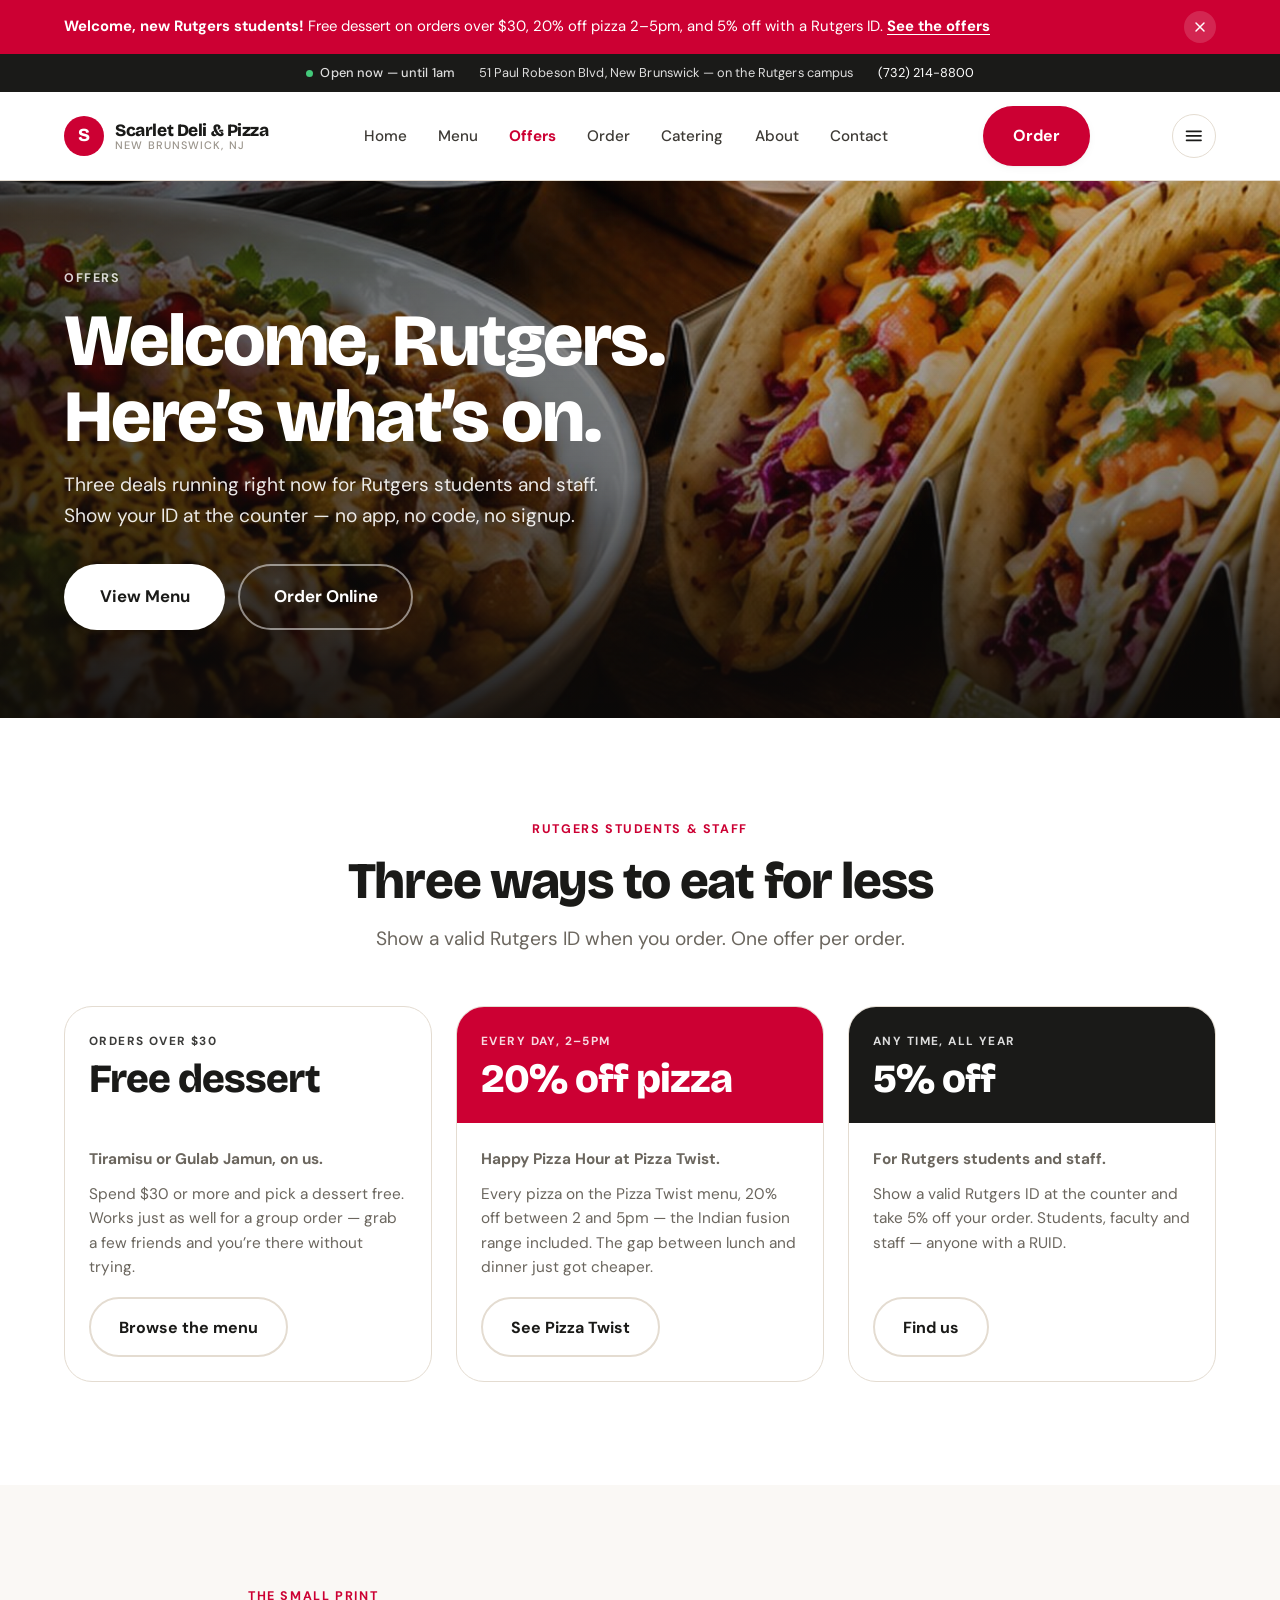
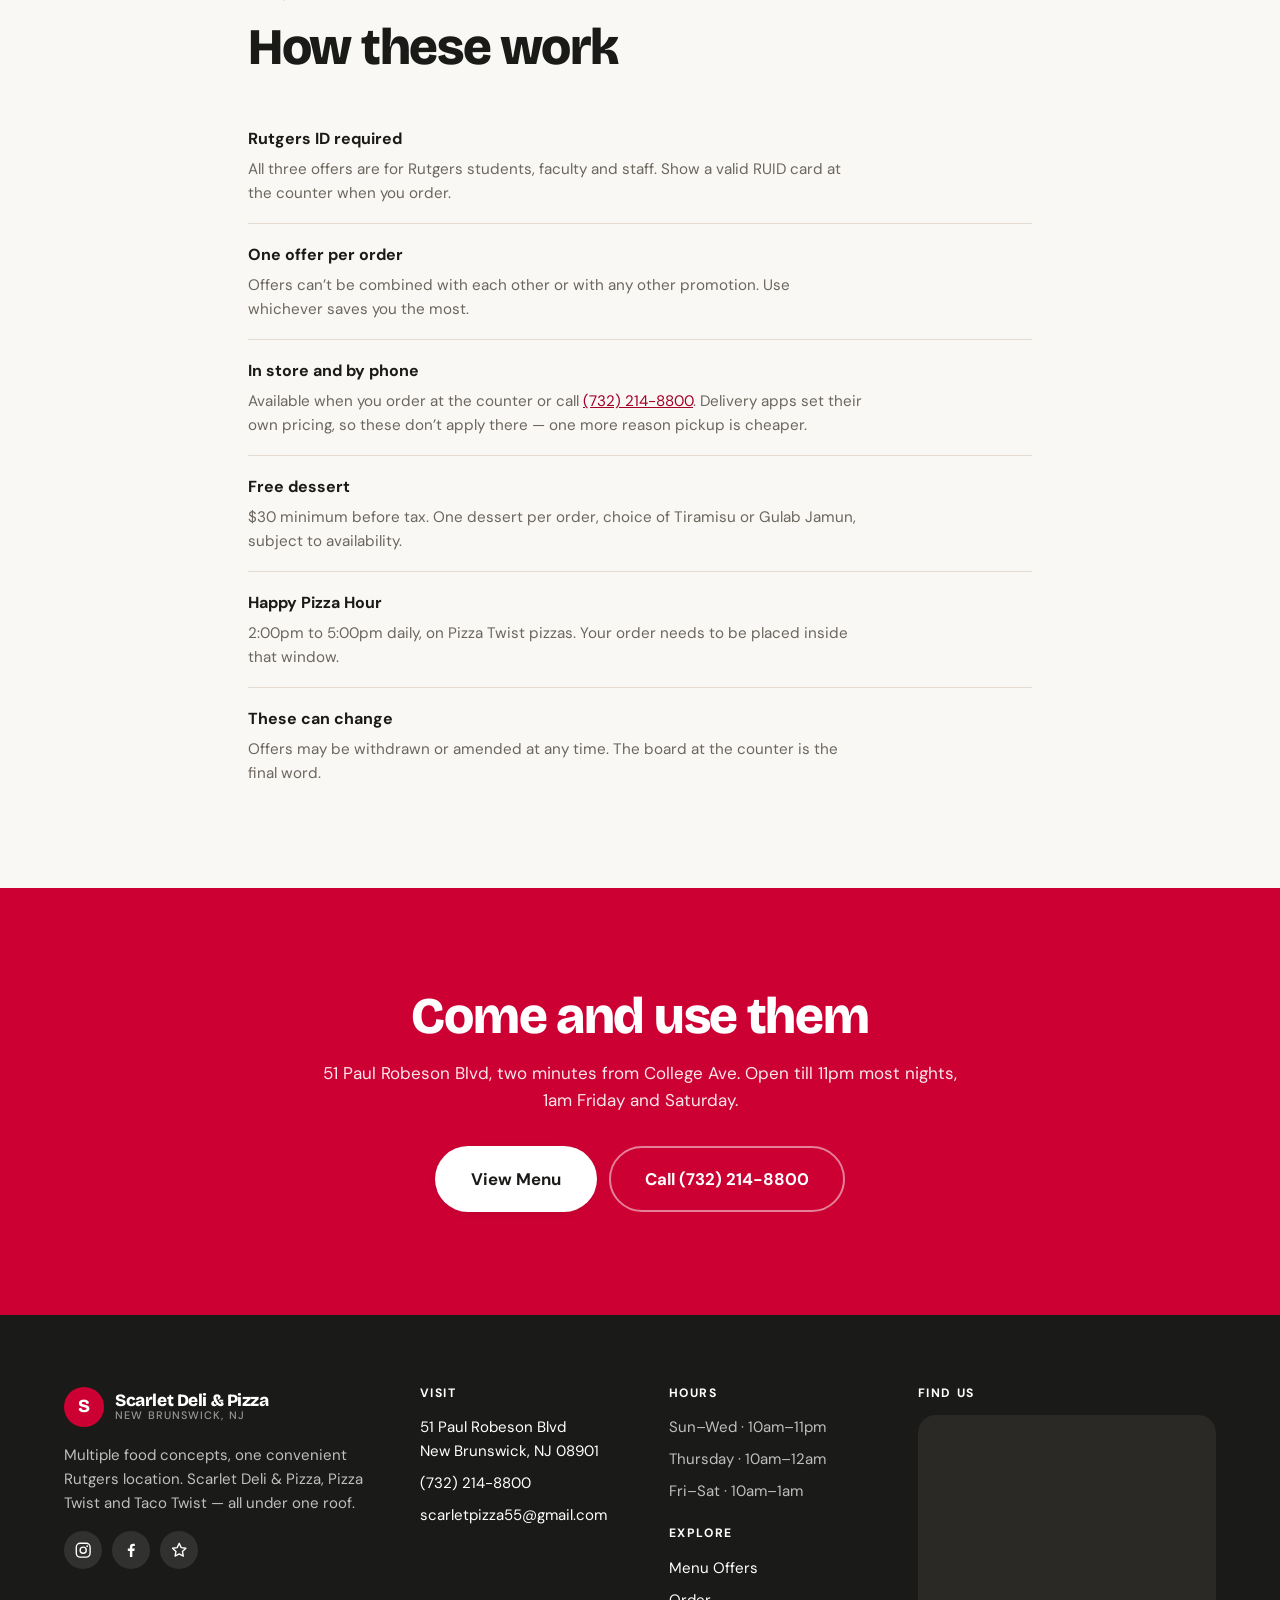
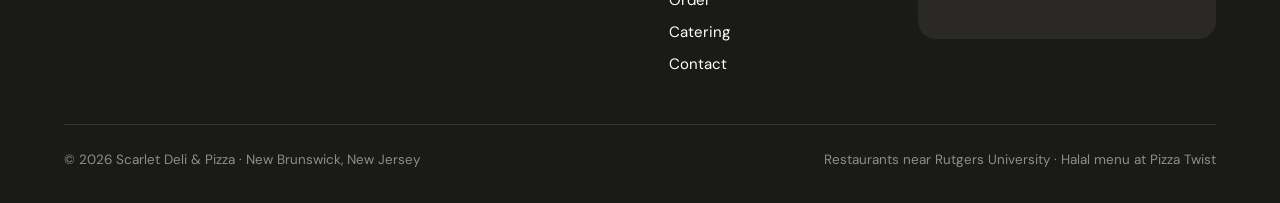
<file: offers.html>
<!DOCTYPE html>
<html lang="en">
<head>
<meta charset="utf-8">
<meta name="viewport" content="width=device-width, initial-scale=1">
<title>Student Offers &amp; Deals | Scarlet Deli &amp; Pizza near Rutgers, New Brunswick NJ</title>
<meta name="description" content="Rutgers student and staff deals at Scarlet Deli &amp; Pizza, New Brunswick NJ. Free dessert on orders over $30, 20% off pizza during Happy Pizza Hour 2-5pm, and 5% off with a Rutgers ID.">
<link rel="canonical" href="https://scarletdelipizza.com/offers.html">
<meta property="og:title" content="Student Offers | Scarlet Deli &amp; Pizza, New Brunswick NJ">
<meta property="og:description" content="Free dessert over $30, 20% off pizza 2-5pm, 5% off with a Rutgers ID.">
<meta property="og:type" content="restaurant">
<meta property="og:url" content="https://scarletdelipizza.com/offers.html">
<meta name="theme-color" content="#CC0033">

<link rel="preconnect" href="https://fonts.googleapis.com">
<link rel="preconnect" href="https://fonts.gstatic.com" crossorigin>
<link href="https://fonts.googleapis.com/css2?family=Bricolage+Grotesque:opsz,wght@12..96,600;12..96,800&family=DM+Sans:opsz,wght@9..40,400;9..40,500;9..40,700&display=swap" rel="stylesheet">
<link rel="stylesheet" href="style.css">
<script>document.documentElement.className += " js";</script>

</head>
<body>

<a class="skip" href="#main">Skip to content</a>

<div class="notice" id="notice" hidden role="status" aria-live="polite">
  <div class="wrap">
    <svg class="notice__icon" viewBox="0 0 24 24" fill="none" stroke="currentColor" stroke-width="2" stroke-linecap="round" stroke-linejoin="round" aria-hidden="true"><path d="M12 9v4"/><path d="M12 17h.01"/><path d="M10.3 3.9 1.8 18a2 2 0 0 0 1.7 3h17a2 2 0 0 0 1.7-3L13.7 3.9a2 2 0 0 0-3.4 0Z"/></svg>
    <p id="noticeText"></p>
  </div>
</div>

<div class="announce" id="announce" hidden>
  <div class="wrap">
    <p><strong>Welcome, new Rutgers students!</strong> Free dessert on orders over $30, 20% off pizza 2&ndash;5pm,
      and 5% off with a Rutgers ID. <a href="offers.html">See the offers</a></p>
    <button class="announce__close" id="announceClose" aria-label="Dismiss announcement">
      <svg viewBox="0 0 24 24" fill="none" stroke="currentColor" stroke-width="2.2" stroke-linecap="round" aria-hidden="true"><path d="M6 6l12 12M18 6L6 18"/></svg>
    </button>
  </div>
</div>

<div class="utility">
  <div class="wrap">
    <span class="status" id="status" data-open="unknown">
      <span class="dot" aria-hidden="true"></span>
      <span id="statusText">Open daily &mdash; see hours below</span>
    </span>
    <span>51 Paul Robeson Blvd, New Brunswick &mdash; on the Rutgers campus</span>
    <a href="tel:+17322148800">(732) 214-8800</a>
  </div>
</div>

<header class="site-header">
  <div class="wrap">
    <a class="brand" href="index.html">
      <span class="brand__mark" aria-hidden="true">S</span>
      <span class="brand__name">Scarlet Deli &amp; Pizza
        <span class="brand__sub">New Brunswick, NJ</span>
      </span>
    </a>

    <nav class="nav" aria-label="Main">
        <a href="index.html">Home</a>
        <a href="menu.html">Menu</a>
        <a href="offers.html" aria-current="page">Offers</a>
        <a href="order.html">Order</a>
        <a href="catering.html">Catering</a>
        <a href="about.html">About</a>
        <a href="contact.html">Contact</a>
    </nav>

    <a class="btn header-cta" href="order.html">Order</a>

    <button class="menu-toggle" id="menuToggle" aria-expanded="false" aria-controls="mobileNav" aria-label="Open menu">
      <svg class="icon-open" viewBox="0 0 24 24" fill="none" stroke="currentColor" stroke-width="2" stroke-linecap="round" aria-hidden="true"><path d="M4 7h16M4 12h16M4 17h16"/></svg>
      <svg class="icon-close" viewBox="0 0 24 24" fill="none" stroke="currentColor" stroke-width="2" stroke-linecap="round" aria-hidden="true"><path d="M6 6l12 12M18 6L6 18"/></svg>
    </button>
  </div>

  <div class="mobile-nav" id="mobileNav">
    <a href="index.html">Home</a>
    <a href="menu.html">Menu</a>
        <a href="offers.html" aria-current="page">Offers</a>
    <a href="order.html">Order</a>
    <a href="catering.html">Catering</a>
    <a href="about.html">About</a>
    <a href="contact.html">Contact</a>
    <a class="btn btn--block" href="order.html">Order</a>
  </div>
</header>

<main id="main">

  <section class="hero hero--page">
    <div class="hero__media" style="background-image:url('img/community.jpg')" aria-hidden="true"></div>
    <div class="hero__scrim" aria-hidden="true"></div>
    <div class="wrap">
      <div class="hero__inner">
        <p class="eyebrow eyebrow--light">Offers</p>
        <h1 class="h-xl">Welcome, Rutgers. Here&rsquo;s what&rsquo;s on.</h1>
        <p class="lede lede--light">Three deals running right now for Rutgers students and staff.
          Show your ID at the counter &mdash; no app, no code, no signup.</p>
        <div class="btn-row">
          <a class="btn btn--lg btn--onDark" href="menu.html">View Menu</a>
          <a class="btn btn--lg btn--ghostDark" href="order.html">Order Online</a>
        </div>
      </div>
    </div>
  </section>

  <!-- ============================================================
       OFFERS
       To retire one, delete its whole <article class="offer"> block
       and the matching row in the small print below.
       ============================================================ -->
  <section class="section">
    <div class="wrap">
      <div class="section-head is-centred reveal">
        <p class="eyebrow">Rutgers students &amp; staff</p>
        <h2 class="h-lg">Three ways to eat for less</h2>
        <p class="lede">Show a valid Rutgers ID when you order. One offer per order.</p>
      </div>

      <div class="grid grid--3">

        <article class="offer offer--amber reveal">
          <div class="offer__band">
            <span class="offer__kind">Orders over $30</span>
            <p class="offer__deal">Free dessert</p>
          </div>
          <div class="offer__body">
            <p class="offer__what">Tiramisu or Gulab Jamun, on us.</p>
            <p>Spend $30 or more and pick a dessert free. Works just as well for a group
              order &mdash; grab a few friends and you&rsquo;re there without trying.</p>
            <a class="btn btn--outline" href="menu.html">Browse the menu</a>
          </div>
        </article>

        <article class="offer offer--scarlet reveal">
          <div class="offer__band">
            <span class="offer__kind">Every day, 2&ndash;5pm</span>
            <p class="offer__deal">20% off pizza</p>
          </div>
          <div class="offer__body">
            <p class="offer__what">Happy Pizza Hour at Pizza Twist.</p>
            <p>Every pizza on the Pizza Twist menu, 20% off between 2 and 5pm &mdash; the Indian
              fusion range included. The gap between lunch and dinner just got cheaper.</p>
            <a class="btn btn--outline" href="menu.html#pizza-twist">See Pizza Twist</a>
          </div>
        </article>

        <article class="offer offer--ink reveal">
          <div class="offer__band">
            <span class="offer__kind">Any time, all year</span>
            <p class="offer__deal">5% off</p>
          </div>
          <div class="offer__body">
            <p class="offer__what">For Rutgers students and staff.</p>
            <p>Show a valid Rutgers ID at the counter and take 5% off your order. Students,
              faculty and staff &mdash; anyone with a RUID.</p>
            <a class="btn btn--outline" href="contact.html">Find us</a>
          </div>
        </article>

      </div>
    </div>
  </section>

  <section class="section section--canvas">
    <div class="wrap wrap--narrow">
      <div class="section-head reveal">
        <p class="eyebrow">The small print</p>
        <h2 class="h-lg">How these work</h2>
      </div>

      <div class="terms reveal">
        <dl>
          <dt>Rutgers ID required</dt>
          <dd>All three offers are for Rutgers students, faculty and staff. Show a valid
            RUID card at the counter when you order.</dd>

          <dt>One offer per order</dt>
          <dd>Offers can&rsquo;t be combined with each other or with any other promotion.
            Use whichever saves you the most.</dd>

          <dt>In store and by phone</dt>
          <dd>Available when you order at the counter or call
            <a href="tel:+17322148800">(732) 214-8800</a>. Delivery apps set their own
            pricing, so these don&rsquo;t apply there &mdash; one more reason pickup is cheaper.</dd>

          <dt>Free dessert</dt>
          <dd>$30 minimum before tax. One dessert per order, choice of Tiramisu or
            Gulab Jamun, subject to availability.</dd>

          <dt>Happy Pizza Hour</dt>
          <dd>2:00pm to 5:00pm daily, on Pizza Twist pizzas. Your order needs to be placed
            inside that window.</dd>

          <dt>These can change</dt>
          <dd>Offers may be withdrawn or amended at any time. The board at the counter is
            the final word.</dd>
        </dl>
      </div>
    </div>
  </section>

  <section class="section cta-band">
    <div class="wrap">
      <h2 class="h-lg">Come and use them</h2>
      <p>51 Paul Robeson Blvd, two minutes from College Ave. Open till 11pm most nights,
        1am Friday and Saturday.</p>
      <div class="btn-row">
        <a class="btn btn--lg btn--onDark" href="menu.html">View Menu</a>
        <a class="btn btn--lg btn--ghostDark" href="tel:+17322148800">Call (732) 214-8800</a>
      </div>
    </div>
  </section>

</main>

<footer class="site-footer">
  <div class="wrap">
    <div class="footer-grid">

      <div class="footer-brand">
        <a class="brand" href="index.html">
          <span class="brand__mark" aria-hidden="true">S</span>
          <span class="brand__name">Scarlet Deli &amp; Pizza
            <span class="brand__sub">New Brunswick, NJ</span>
          </span>
        </a>
        <p>Multiple food concepts, one convenient Rutgers location. Scarlet Deli &amp; Pizza,
          Pizza Twist and Taco Twist &mdash; all under one roof.</p>
        <div class="socials">
          <a href="#" aria-label="Instagram"><svg viewBox="0 0 24 24" fill="none" stroke="currentColor" stroke-width="1.8" aria-hidden="true"><rect x="3" y="3" width="18" height="18" rx="5"/><circle cx="12" cy="12" r="4"/><circle cx="17.2" cy="6.8" r="1.1" fill="currentColor" stroke="none"/></svg></a>
          <a href="#" aria-label="Facebook"><svg viewBox="0 0 24 24" fill="currentColor" aria-hidden="true"><path d="M13.5 21v-8h2.7l.4-3.1h-3.1V7.9c0-.9.25-1.5 1.55-1.5h1.65V3.63A22 22 0 0 0 14.3 3.5c-2.4 0-4 1.46-4 4.15V9.9H7.6V13h2.7v8z"/></svg></a>
          <a href="https://maps.google.com/?q=51+Paul+Robeson+Blvd,+New+Brunswick,+NJ+08901" aria-label="Google Business Profile"><svg viewBox="0 0 24 24" fill="none" stroke="currentColor" stroke-width="1.8" stroke-linecap="round" stroke-linejoin="round" aria-hidden="true"><path d="m12 3 2.6 5.6 6.1.8-4.5 4.2 1.2 6L12 16.8 6.6 19.6l1.2-6L3.3 9.4l6.1-.8z"/></svg></a>
        </div>
      </div>

      <div>
        <h4>Visit</h4>
        <p><a href="https://maps.google.com/?q=51+Paul+Robeson+Blvd,+New+Brunswick,+NJ+08901">51 Paul Robeson Blvd<br>New Brunswick, NJ 08901</a></p>
        <p><a href="tel:+17322148800">(732) 214-8800</a></p>
        <p><a href="mailto:scarletpizza55@gmail.com">scarletpizza55@gmail.com</a></p>
      </div>

      <div>
        <h4>Hours</h4>
        <ul class="js-hours-list">
          <li>Sun&ndash;Wed &middot; 10am&ndash;11pm</li>
          <li>Thursday &middot; 10am&ndash;12am</li>
          <li>Fri&ndash;Sat &middot; 10am&ndash;1am</li>
        </ul>
        <h4 style="margin-top:1.5rem">Explore</h4>
        <ul>
          <li><a href="menu.html">Menu</a>
        <a href="offers.html">Offers</a></li>
          <li><a href="order.html">Order</a></li>
          <li><a href="catering.html">Catering</a></li>
          <li><a href="contact.html">Contact</a></li>
        </ul>
      </div>

      <div>
        <h4>Find us</h4>
        <div class="footer-map">
          <iframe src="https://www.google.com/maps?q=51+Paul+Robeson+Blvd,+New+Brunswick,+NJ+08901&amp;output=embed"
                  loading="lazy" referrerpolicy="no-referrer-when-downgrade"
                  title="Map to Scarlet Deli and Pizza"></iframe>
        </div>
      </div>

    </div>

    <div class="colophon">
      <span>&copy; <span id="year">2026</span> Scarlet Deli &amp; Pizza &middot; New Brunswick, New Jersey</span>
      <span>Restaurants near Rutgers University &middot; Halal menu at Pizza Twist</span>
    </div>
  </div>
</footer>

<script src="app.js"></script>
</body>
</html>
</file>
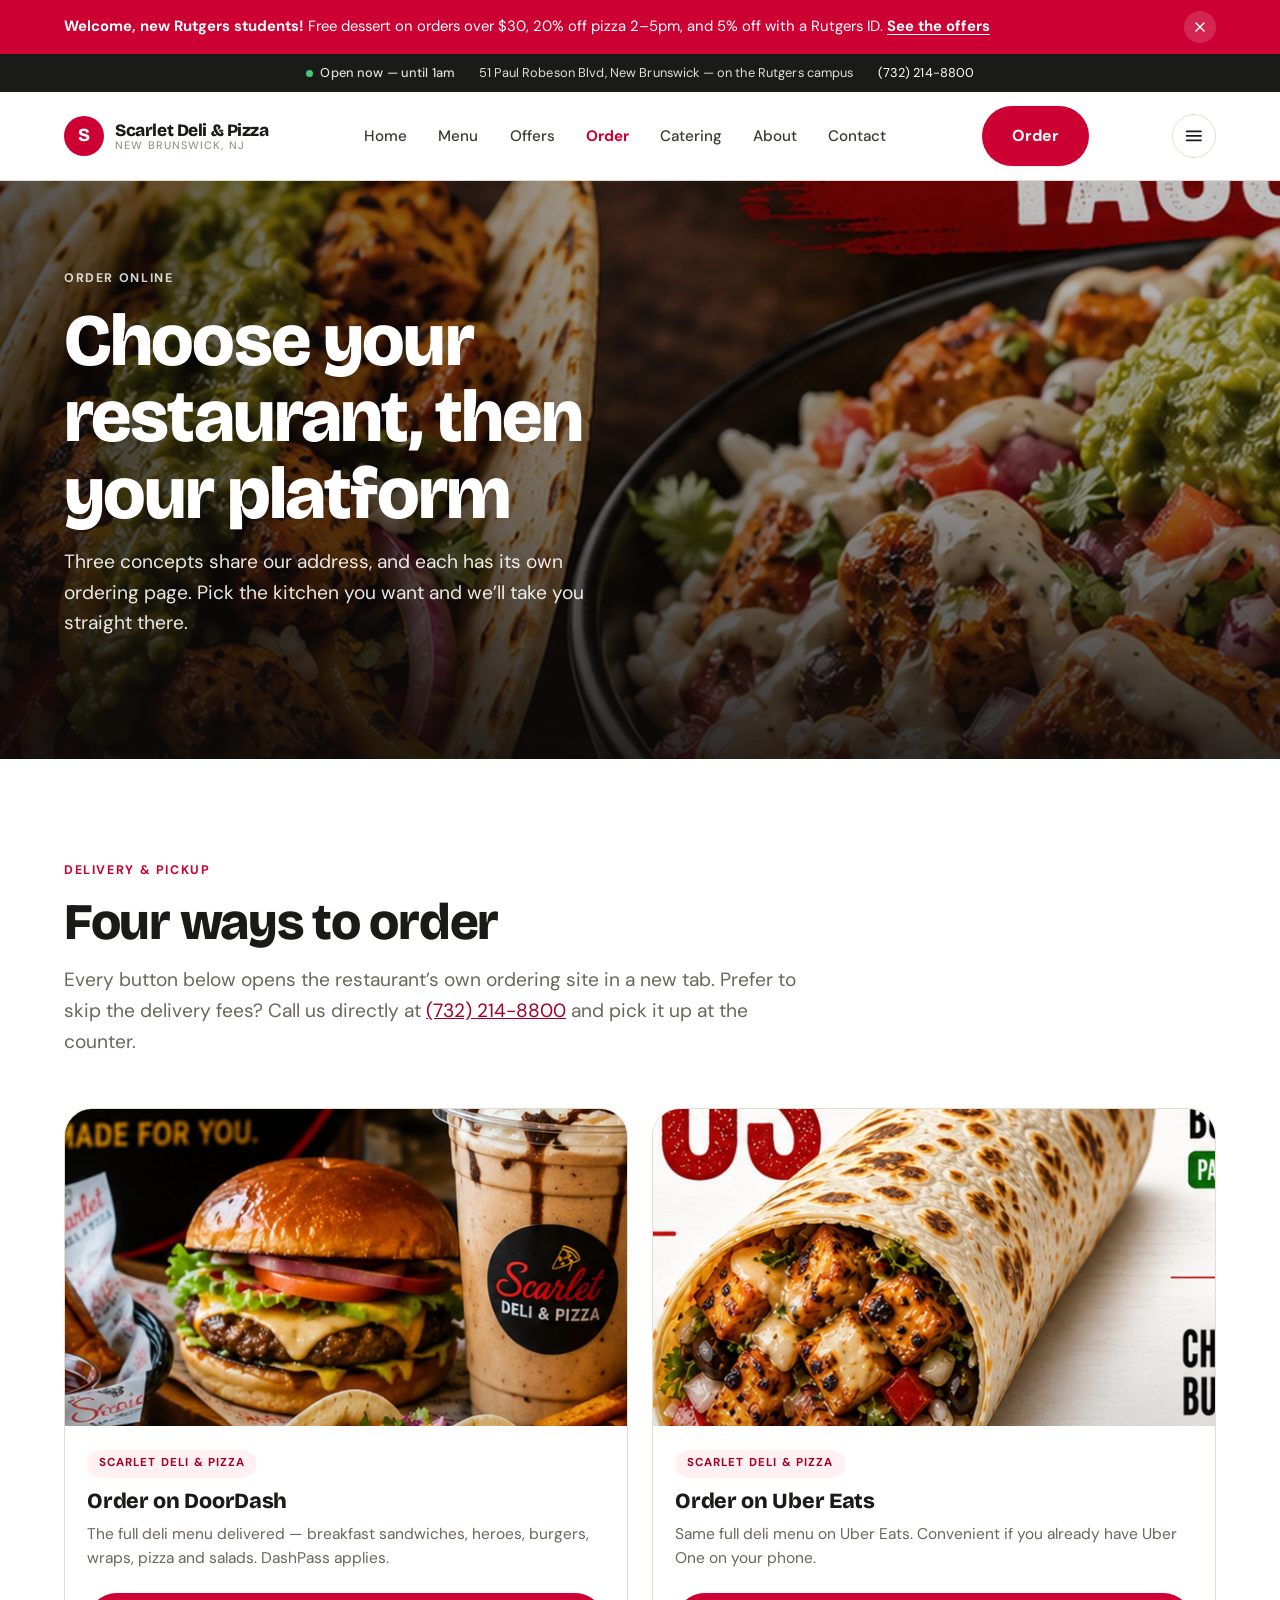
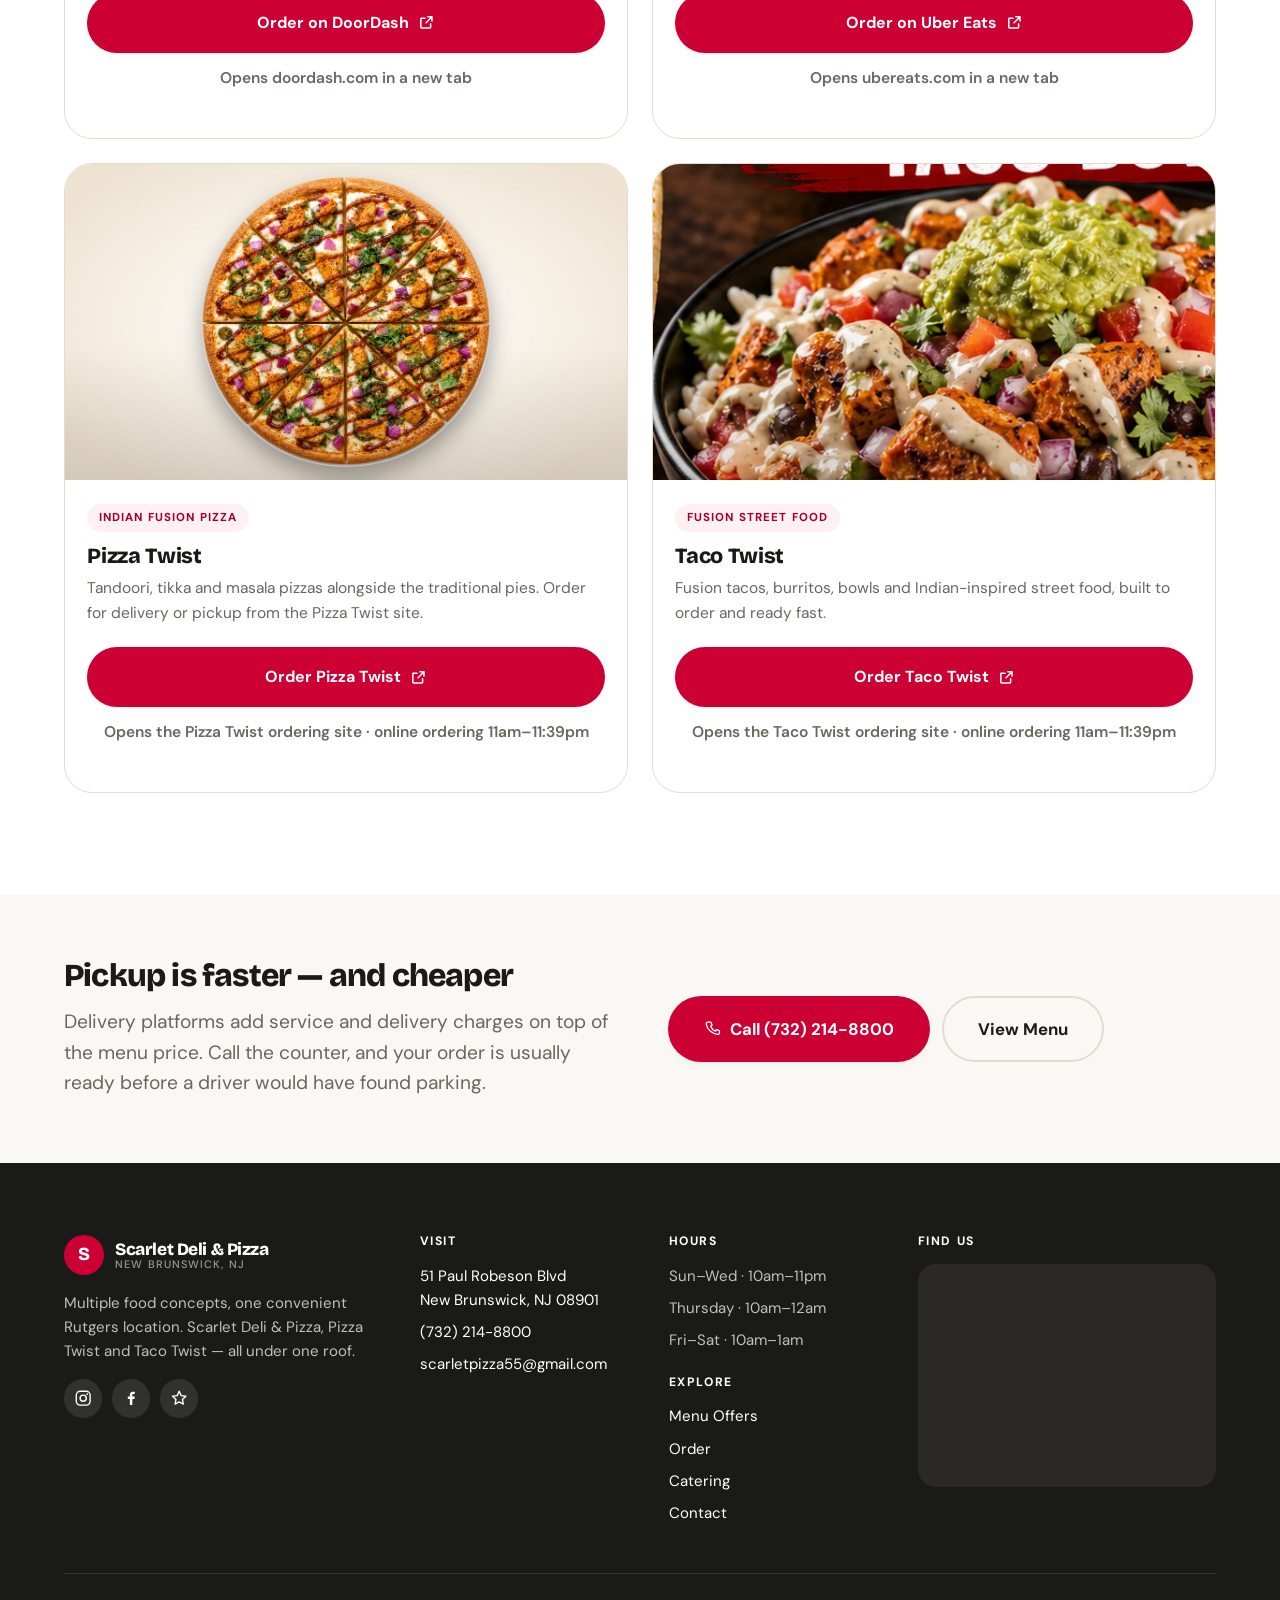
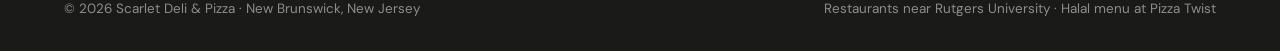
<file: order.html>
<!DOCTYPE html>
<html lang="en">
<head>
<meta charset="utf-8">
<meta name="viewport" content="width=device-width, initial-scale=1">
<title>Order Online | Scarlet Deli &amp; Pizza, Pizza Twist &amp; Taco Twist &mdash; New Brunswick NJ</title>
<meta name="description" content="Order food near Rutgers University for delivery or pickup. Scarlet Deli & Pizza on DoorDash and Uber Eats, plus Pizza Twist and Taco Twist online ordering in New Brunswick, NJ.">
<link rel="canonical" href="https://scarletdelipizza.com/order.html">
<meta property="og:title" content="Order Online | Scarlet Deli &amp; Pizza, Pizza Twist &amp; Taco Twist &mdash; New Brunswick NJ">
<meta property="og:description" content="Order food near Rutgers University for delivery or pickup. Scarlet Deli & Pizza on DoorDash and Uber Eats, plus Pizza Twist and Taco Twist online ordering in New Brunswick, NJ.">
<meta property="og:type" content="restaurant">
<meta property="og:url" content="https://scarletdelipizza.com/order.html">
<meta name="theme-color" content="#CC0033">

<link rel="preconnect" href="https://fonts.googleapis.com">
<link rel="preconnect" href="https://fonts.gstatic.com" crossorigin>
<link href="https://fonts.googleapis.com/css2?family=Bricolage+Grotesque:opsz,wght@12..96,600;12..96,800&family=DM+Sans:opsz,wght@9..40,400;9..40,500;9..40,700&display=swap" rel="stylesheet">
<link rel="stylesheet" href="style.css">
<script>document.documentElement.className += " js";</script>

</head>
<body>

<a class="skip" href="#main">Skip to content</a>

<div class="notice" id="notice" hidden role="status" aria-live="polite">
  <div class="wrap">
    <svg class="notice__icon" viewBox="0 0 24 24" fill="none" stroke="currentColor" stroke-width="2" stroke-linecap="round" stroke-linejoin="round" aria-hidden="true"><path d="M12 9v4"/><path d="M12 17h.01"/><path d="M10.3 3.9 1.8 18a2 2 0 0 0 1.7 3h17a2 2 0 0 0 1.7-3L13.7 3.9a2 2 0 0 0-3.4 0Z"/></svg>
    <p id="noticeText"></p>
  </div>
</div>

<div class="announce" id="announce" hidden>
  <div class="wrap">
    <p><strong>Welcome, new Rutgers students!</strong> Free dessert on orders over $30, 20% off pizza 2&ndash;5pm,
      and 5% off with a Rutgers ID. <a href="offers.html">See the offers</a></p>
    <button class="announce__close" id="announceClose" aria-label="Dismiss announcement">
      <svg viewBox="0 0 24 24" fill="none" stroke="currentColor" stroke-width="2.2" stroke-linecap="round" aria-hidden="true"><path d="M6 6l12 12M18 6L6 18"/></svg>
    </button>
  </div>
</div>

<div class="utility">
  <div class="wrap">
    <span class="status" id="status" data-open="unknown">
      <span class="dot" aria-hidden="true"></span>
      <span id="statusText">Open daily &mdash; see hours below</span>
    </span>
    <span>51 Paul Robeson Blvd, New Brunswick &mdash; on the Rutgers campus</span>
    <a href="tel:+17322148800">(732) 214-8800</a>
  </div>
</div>

<header class="site-header">
  <div class="wrap">
    <a class="brand" href="index.html">
      <span class="brand__mark" aria-hidden="true">S</span>
      <span class="brand__name">Scarlet Deli &amp; Pizza
        <span class="brand__sub">New Brunswick, NJ</span>
      </span>
    </a>

    <nav class="nav" aria-label="Main">
        <a href="index.html">Home</a>
        <a href="menu.html">Menu</a>
        <a href="offers.html">Offers</a>
        <a href="order.html" aria-current="page">Order</a>
        <a href="catering.html">Catering</a>
        <a href="about.html">About</a>
        <a href="contact.html">Contact</a>
    </nav>

    <a class="btn header-cta" href="order.html">Order</a>

    <button class="menu-toggle" id="menuToggle" aria-expanded="false" aria-controls="mobileNav" aria-label="Open menu">
      <svg class="icon-open" viewBox="0 0 24 24" fill="none" stroke="currentColor" stroke-width="2" stroke-linecap="round" aria-hidden="true"><path d="M4 7h16M4 12h16M4 17h16"/></svg>
      <svg class="icon-close" viewBox="0 0 24 24" fill="none" stroke="currentColor" stroke-width="2" stroke-linecap="round" aria-hidden="true"><path d="M6 6l12 12M18 6L6 18"/></svg>
    </button>
  </div>

  <div class="mobile-nav" id="mobileNav">
    <a href="index.html">Home</a>
    <a href="menu.html">Menu</a>
        <a href="offers.html">Offers</a>
    <a href="order.html" aria-current="page">Order</a>
    <a href="catering.html">Catering</a>
    <a href="about.html">About</a>
    <a href="contact.html">Contact</a>
    <a class="btn btn--block" href="order.html">Order</a>
  </div>
</header>

<main id="main">

  <section class="hero hero--page">
    <div class="hero__media" style="background-image:url('img/hero-order.jpg')" aria-hidden="true"></div>
    <div class="hero__scrim" aria-hidden="true"></div>
    <div class="wrap">
      <div class="hero__inner">
        <p class="eyebrow eyebrow--light">Order online</p>
        <h1 class="h-xl">Choose your restaurant, then your platform</h1>
        <p class="lede lede--light">Three concepts share our address, and each has its own ordering
          page. Pick the kitchen you want and we&rsquo;ll take you straight there.</p>
      </div>
    </div>
  </section>

  <section class="section">
    <div class="wrap">
      <div class="section-head reveal">
        <p class="eyebrow">Delivery &amp; pickup</p>
        <h2 class="h-lg">Four ways to order</h2>
        <p class="lede">Every button below opens the restaurant&rsquo;s own ordering site in a new
          tab. Prefer to skip the delivery fees? Call us directly at
          <a href="tel:+17322148800">(732) 214-8800</a> and pick it up at the counter.</p>
      </div>

      <!-- ============================================================
           All four ordering links are live. Tracking parameters have been
           stripped so customers land on the store and can pick delivery
           or pickup themselves.
           ============================================================ -->
      <div class="grid grid--2">

        <article class="card order-card reveal">
          <div class="photo photo--wide" style="background-image:url('img/card-doordash.jpg')"></div>
          <div class="card__body">
            <span class="card__tag">Scarlet Deli &amp; Pizza</span>
            <h3 class="h-sm">Order on DoorDash</h3>
            <p>The full deli menu delivered &mdash; breakfast sandwiches, heroes, burgers, wraps,
              pizza and salads. DashPass applies.</p>
            <a class="btn btn--block" href="https://www.doordash.com/store/scarlet-deli-and-piza-new-brunswick-41445551/106979752/" target="_blank" rel="noopener">Order on DoorDash <svg viewBox="0 0 24 24" fill="none" stroke="currentColor" stroke-width="2.2" stroke-linecap="round" stroke-linejoin="round" aria-hidden="true"><path d="M14 4h6v6M20 4l-8.5 8.5"/><path d="M18 14v5a1 1 0 0 1-1 1H5a1 1 0 0 1-1-1V7a1 1 0 0 1 1-1h5"/></svg></a>
            <p class="order-card__platform">Opens doordash.com in a new tab</p>
          </div>
        </article>

        <article class="card order-card reveal">
          <div class="photo photo--wide" style="background-image:url('img/card-ubereats.jpg')"></div>
          <div class="card__body">
            <span class="card__tag">Scarlet Deli &amp; Pizza</span>
            <h3 class="h-sm">Order on Uber Eats</h3>
            <p>Same full deli menu on Uber Eats. Convenient if you already have Uber One on
              your phone.</p>
            <a class="btn btn--block" href="https://www.ubereats.com/store/scarlet-deli-and-pizza/2dQBnxQaUsegbkXhi--jgA" target="_blank" rel="noopener">Order on Uber Eats <svg viewBox="0 0 24 24" fill="none" stroke="currentColor" stroke-width="2.2" stroke-linecap="round" stroke-linejoin="round" aria-hidden="true"><path d="M14 4h6v6M20 4l-8.5 8.5"/><path d="M18 14v5a1 1 0 0 1-1 1H5a1 1 0 0 1-1-1V7a1 1 0 0 1 1-1h5"/></svg></a>
            <p class="order-card__platform">Opens ubereats.com in a new tab</p>
          </div>
        </article>

        <article class="card order-card reveal">
          <div class="photo photo--wide" style="background-image:url('img/card-pizza-order.jpg')"></div>
          <div class="card__body">
            <span class="card__tag">Indian fusion pizza</span>
            <h3 class="h-sm">Pizza Twist</h3>
            <p>Tandoori, tikka and masala pizzas alongside the traditional pies. Order for
              delivery or pickup from the Pizza Twist site.</p>
            <a class="btn btn--block" href="https://order.online/store/-35746517?hideModal=true" target="_blank" rel="noopener">Order Pizza Twist <svg viewBox="0 0 24 24" fill="none" stroke="currentColor" stroke-width="2.2" stroke-linecap="round" stroke-linejoin="round" aria-hidden="true"><path d="M14 4h6v6M20 4l-8.5 8.5"/><path d="M18 14v5a1 1 0 0 1-1 1H5a1 1 0 0 1-1-1V7a1 1 0 0 1 1-1h5"/></svg></a>
            <p class="order-card__platform">Opens the Pizza Twist ordering site &middot; online ordering 11am&ndash;11:39pm</p>
          </div>
        </article>

        <article class="card order-card reveal">
          <div class="photo photo--wide" style="background-image:url('img/card-taco-order.jpg')"></div>
          <div class="card__body">
            <span class="card__tag">Fusion street food</span>
            <h3 class="h-sm">Taco Twist</h3>
            <p>Fusion tacos, burritos, bowls and Indian-inspired street food, built to order
              and ready fast.</p>
            <a class="btn btn--block" href="https://order.online/store/-42463156?hideModal=true" target="_blank" rel="noopener">Order Taco Twist <svg viewBox="0 0 24 24" fill="none" stroke="currentColor" stroke-width="2.2" stroke-linecap="round" stroke-linejoin="round" aria-hidden="true"><path d="M14 4h6v6M20 4l-8.5 8.5"/><path d="M18 14v5a1 1 0 0 1-1 1H5a1 1 0 0 1-1-1V7a1 1 0 0 1 1-1h5"/></svg></a>
            <p class="order-card__platform">Opens the Taco Twist ordering site &middot; online ordering 11am&ndash;11:39pm</p>
          </div>
        </article>

      </div>
    </div>
  </section>

  <section class="section section--canvas section--tight">
    <div class="wrap">
      <div class="split reveal">
        <div>
          <h2 class="h-md">Pickup is faster &mdash; and cheaper</h2>
          <p class="lede" style="margin-top:.9rem">Delivery platforms add service and delivery
            charges on top of the menu price. Call the counter, and your order is usually ready
            before a driver would have found parking.</p>
        </div>
        <div class="btn-row" style="align-items:center">
          <a class="btn btn--lg" href="tel:+17322148800"><svg viewBox="0 0 24 24" fill="none" stroke="currentColor" stroke-width="1.8" stroke-linecap="round" stroke-linejoin="round" aria-hidden="true"><path d="M6.5 3h3l1.5 4-2 1.5a12 12 0 0 0 6.5 6.5L17 13l4 1.5v3a2 2 0 0 1-2.2 2A17 17 0 0 1 3 5.2 2 2 0 0 1 5 3h1.5Z"/></svg> Call (732) 214-8800</a>
          <a class="btn btn--lg btn--outline" href="menu.html">View Menu</a>
        </div>
      </div>
    </div>
  </section>

</main>

<footer class="site-footer">
  <div class="wrap">
    <div class="footer-grid">

      <div class="footer-brand">
        <a class="brand" href="index.html">
          <span class="brand__mark" aria-hidden="true">S</span>
          <span class="brand__name">Scarlet Deli &amp; Pizza
            <span class="brand__sub">New Brunswick, NJ</span>
          </span>
        </a>
        <p>Multiple food concepts, one convenient Rutgers location. Scarlet Deli &amp; Pizza,
          Pizza Twist and Taco Twist &mdash; all under one roof.</p>
        <div class="socials">
          <a href="#" aria-label="Instagram"><svg viewBox="0 0 24 24" fill="none" stroke="currentColor" stroke-width="1.8" aria-hidden="true"><rect x="3" y="3" width="18" height="18" rx="5"/><circle cx="12" cy="12" r="4"/><circle cx="17.2" cy="6.8" r="1.1" fill="currentColor" stroke="none"/></svg></a>
          <a href="#" aria-label="Facebook"><svg viewBox="0 0 24 24" fill="currentColor" aria-hidden="true"><path d="M13.5 21v-8h2.7l.4-3.1h-3.1V7.9c0-.9.25-1.5 1.55-1.5h1.65V3.63A22 22 0 0 0 14.3 3.5c-2.4 0-4 1.46-4 4.15V9.9H7.6V13h2.7v8z"/></svg></a>
          <a href="https://maps.google.com/?q=51+Paul+Robeson+Blvd,+New+Brunswick,+NJ+08901" aria-label="Google Business Profile"><svg viewBox="0 0 24 24" fill="none" stroke="currentColor" stroke-width="1.8" stroke-linecap="round" stroke-linejoin="round" aria-hidden="true"><path d="m12 3 2.6 5.6 6.1.8-4.5 4.2 1.2 6L12 16.8 6.6 19.6l1.2-6L3.3 9.4l6.1-.8z"/></svg></a>
        </div>
      </div>

      <div>
        <h4>Visit</h4>
        <p><a href="https://maps.google.com/?q=51+Paul+Robeson+Blvd,+New+Brunswick,+NJ+08901">51 Paul Robeson Blvd<br>New Brunswick, NJ 08901</a></p>
        <p><a href="tel:+17322148800">(732) 214-8800</a></p>
        <p><a href="mailto:scarletpizza55@gmail.com">scarletpizza55@gmail.com</a></p>
      </div>

      <div>
        <h4>Hours</h4>
        <ul class="js-hours-list">
          <li>Sun&ndash;Wed &middot; 10am&ndash;11pm</li>
          <li>Thursday &middot; 10am&ndash;12am</li>
          <li>Fri&ndash;Sat &middot; 10am&ndash;1am</li>
        </ul>
        <h4 style="margin-top:1.5rem">Explore</h4>
        <ul>
          <li><a href="menu.html">Menu</a>
        <a href="offers.html">Offers</a></li>
          <li><a href="order.html">Order</a></li>
          <li><a href="catering.html">Catering</a></li>
          <li><a href="contact.html">Contact</a></li>
        </ul>
      </div>

      <div>
        <h4>Find us</h4>
        <div class="footer-map">
          <iframe src="https://www.google.com/maps?q=51+Paul+Robeson+Blvd,+New+Brunswick,+NJ+08901&amp;output=embed"
                  loading="lazy" referrerpolicy="no-referrer-when-downgrade"
                  title="Map to Scarlet Deli and Pizza"></iframe>
        </div>
      </div>

    </div>

    <div class="colophon">
      <span>&copy; <span id="year">2026</span> Scarlet Deli &amp; Pizza &middot; New Brunswick, New Jersey</span>
      <span>Restaurants near Rutgers University &middot; Halal menu at Pizza Twist</span>
    </div>
  </div>
</footer>

<script src="app.js"></script>
</body>
</html>
</file>
<file: style.css>
/* ============================================================
   Scarlet Deli & Pizza
   Modern fast-casual. White canvas, Rutgers scarlet accent.
   All design tokens live in :root — change them once, here.
   ============================================================ */

:root {
  /* Colour */
  --white:       #FFFFFF;
  --canvas:      #FAF8F5;
  --sand:        #F1ECE4;
  --sand-line:   #E4DCD1;
  --ink:         #1A1A18;
  --ink-2:       #3D3A35;
  --ink-soft:    #6B665E;
  --ink-faint:   #9A948B;
  --scarlet:     #CC0033;
  --scarlet-dk:  #A30028;
  --scarlet-tint:#FFF0F3;
  --leaf:        #2E7D52;
  --leaf-tint:   #EDF6F1;

  /* Type */
  --display: 'Bricolage Grotesque', 'Helvetica Neue', sans-serif;
  --body:    'DM Sans', -apple-system, BlinkMacSystemFont, sans-serif;

  /* Shape */
  --r-sm: 10px;
  --r:    18px;
  --r-lg: 28px;
  --pill: 999px;

  /* Elevation */
  --e1: 0 1px 2px rgba(26,26,24,.04), 0 2px 8px rgba(26,26,24,.04);
  --e2: 0 2px 4px rgba(26,26,24,.04), 0 12px 32px rgba(26,26,24,.08);
  --e3: 0 4px 8px rgba(26,26,24,.05), 0 24px 56px rgba(26,26,24,.12);

  /* Layout */
  --wrap: 75rem;
  --gutter: 1.5rem;
  --section: clamp(3.75rem, 8vw, 7rem);
}

*, *::before, *::after { box-sizing: border-box; }

html { -webkit-text-size-adjust: 100%; scroll-behavior: smooth; scroll-padding-top: 6rem; }

body {
  margin: 0;
  background: var(--white);
  color: var(--ink);
  font-family: var(--body);
  font-size: 1.0625rem;
  line-height: 1.6;
  -webkit-font-smoothing: antialiased;
  overflow-x: hidden;
}

img, svg { max-width: 100%; display: block; }
a { color: var(--scarlet-dk); }

:focus-visible { outline: 3px solid var(--scarlet); outline-offset: 3px; border-radius: 4px; }

.wrap { width: 100%; max-width: var(--wrap); margin-inline: auto; padding-inline: var(--gutter); }
.wrap--narrow { max-width: 52rem; }

.sr-only {
  position: absolute; width: 1px; height: 1px; padding: 0; margin: -1px;
  overflow: hidden; clip: rect(0 0 0 0); white-space: nowrap; border: 0;
}

.skip {
  position: absolute; left: -9999px; top: 0; z-index: 200;
  background: var(--ink); color: #fff; padding: .8rem 1.2rem; border-radius: 0 0 var(--r-sm) 0;
}
.skip:focus { left: 0; }

/* ============================================================
   Typography
   ============================================================ */

h1, h2, h3, h4 {
  font-family: var(--display);
  font-weight: 800;
  letter-spacing: -.025em;
  line-height: 1.04;
  margin: 0;
  font-variation-settings: "wdth" 100;
}

.h-xl { font-size: clamp(2.6rem, 6.2vw, 4.6rem); }
.h-lg { font-size: clamp(2.1rem, 4.4vw, 3.2rem); }
.h-md { font-size: clamp(1.5rem, 2.6vw, 2rem); }
.h-sm { font-size: clamp(1.2rem, 2vw, 1.4rem); letter-spacing: -.015em; }

.eyebrow {
  font-family: var(--body);
  font-size: .78rem; font-weight: 700;
  letter-spacing: .13em; text-transform: uppercase;
  color: var(--scarlet); margin: 0 0 .9rem;
}
.eyebrow--light { color: rgba(255,255,255,.82); }

.lede { font-size: clamp(1.05rem, 1.5vw, 1.2rem); color: var(--ink-soft); line-height: 1.6; }
.lede--light { color: rgba(255,255,255,.9); }

p { margin: 0 0 1.1rem; }
p:last-child { margin-bottom: 0; }

/* ============================================================
   Buttons
   ============================================================ */

.btn {
  display: inline-flex; align-items: center; justify-content: center; gap: .55rem;
  font-family: var(--body); font-weight: 700; font-size: 1rem;
  padding: .95rem 1.75rem; border-radius: var(--pill);
  border: 2px solid transparent; text-decoration: none; cursor: pointer;
  background: var(--scarlet); color: #fff;
  transition: background .18s ease, transform .18s ease, box-shadow .18s ease, color .18s ease;
  box-shadow: var(--e1);
}
.btn:hover { background: var(--scarlet-dk); transform: translateY(-2px); box-shadow: var(--e2); }
.btn:active { transform: translateY(0); }

.btn--ink { background: var(--ink); }
.btn--ink:hover { background: #000; }

.btn--outline { background: transparent; color: var(--ink); border-color: var(--sand-line); box-shadow: none; }
.btn--outline:hover { background: var(--canvas); border-color: var(--ink); color: var(--ink); }

.btn--onDark { background: #fff; color: var(--ink); }
.btn--onDark:hover { background: #fff; color: var(--scarlet); }

.btn--ghostDark { background: transparent; color: #fff; border-color: rgba(255,255,255,.5); box-shadow: none; }
.btn--ghostDark:hover { background: rgba(255,255,255,.12); border-color: #fff; }

.btn--lg { font-size: 1.05rem; padding: 1.1rem 2.1rem; }
.btn--block { width: 100%; }

.btn svg { width: 1.05em; height: 1.05em; flex: none; }

.btn-row { display: flex; flex-wrap: wrap; gap: .8rem; }

/* ============================================================
   Header
   ============================================================ */

.utility {
  background: var(--ink); color: rgba(255,255,255,.86);
  font-size: .8rem; letter-spacing: .01em;
}
.utility .wrap {
  display: flex; flex-wrap: wrap; align-items: center; justify-content: center;
  gap: .35rem 1.5rem; padding-block: .55rem; text-align: center;
}
.utility a { color: #fff; text-decoration: none; }
.utility a:hover { color: #FFB3C4; }

.status { display: inline-flex; align-items: center; gap: .45rem; font-weight: 500; }
.status .dot { width: .48rem; height: .48rem; border-radius: 50%; background: var(--ink-faint); flex: none; }
.status[data-open="yes"] .dot { background: #43C97A; }
.status[data-open="no"] .dot { background: #FF6B85; }

.site-header {
  position: sticky; top: 0; z-index: 100;
  background: rgba(255,255,255,.92);
  backdrop-filter: saturate(180%) blur(14px);
  -webkit-backdrop-filter: saturate(180%) blur(14px);
  border-bottom: 1px solid var(--sand-line);
}
.site-header .wrap {
  display: flex; align-items: center; justify-content: space-between;
  gap: 1rem; padding-block: .85rem;
}

.brand { display: inline-flex; align-items: center; gap: .7rem; text-decoration: none; color: var(--ink); }
.brand__mark {
  width: 2.5rem; height: 2.5rem; border-radius: 50%;
  background: var(--scarlet); color: #fff; flex: none;
  display: grid; place-items: center;
  font-family: var(--display); font-weight: 800; font-size: 1.15rem; letter-spacing: -.03em;
}
.brand__name {
  font-family: var(--display); font-weight: 800; font-size: 1.08rem;
  letter-spacing: -.025em; line-height: 1.1;
}
.brand__sub { display: block; font-family: var(--body); font-weight: 500; font-size: .68rem; letter-spacing: .1em; text-transform: uppercase; color: var(--ink-faint); }

.nav { display: none; align-items: center; gap: .35rem; }
.nav a {
  font-size: .95rem; font-weight: 500; color: var(--ink-2);
  text-decoration: none; padding: .5rem .8rem; border-radius: var(--pill);
  transition: background .16s ease, color .16s ease;
}
.nav a:hover { background: var(--canvas); color: var(--ink); }
.nav a[aria-current="page"] { color: var(--scarlet); font-weight: 700; }

.header-cta { display: none; }

@media (min-width: 62rem) {
  .nav { display: flex; }
  .header-cta { display: inline-flex; }
  .menu-toggle { display: none; }
}

.menu-toggle {
  display: inline-flex; align-items: center; justify-content: center;
  width: 2.75rem; height: 2.75rem; border-radius: var(--pill);
  border: 1px solid var(--sand-line); background: var(--white); cursor: pointer;
  color: var(--ink);
}
.menu-toggle svg { width: 1.35rem; height: 1.35rem; }
.menu-toggle .icon-close { display: none; }
.menu-toggle[aria-expanded="true"] .icon-open { display: none; }
.menu-toggle[aria-expanded="true"] .icon-close { display: block; }

.mobile-nav {
  display: none; border-top: 1px solid var(--sand-line);
  background: var(--white); padding: 1rem var(--gutter) 1.75rem;
}
.mobile-nav.is-open { display: block; }
.mobile-nav a {
  display: block; padding: .85rem .25rem; font-size: 1.1rem; font-weight: 600;
  color: var(--ink); text-decoration: none; border-bottom: 1px solid var(--sand-line);
}
.mobile-nav a[aria-current="page"] { color: var(--scarlet); }
.mobile-nav .btn { margin-top: 1.25rem; }
@media (min-width: 62rem) { .mobile-nav { display: none !important; } }

/* ============================================================
   Photo slots
   Swap for a real image:
   <div class="photo" style="background-image:url('img/pizza.jpg')"></div>
   ============================================================ */

.photo {
  position: relative; overflow: hidden;
  border-radius: var(--r);
  background-color: var(--sand);
  background-size: cover; background-position: center;
  aspect-ratio: 4/3;
}
/* Soft grounding gradient. Keeps photos from floating against white cards
   without washing out the food. */
.photo::after {
  content: ""; position: absolute; inset: 0;
  background: linear-gradient(to top, rgba(20,16,12,.12), transparent 42%);
}
.photo--tall { aspect-ratio: 3/4; }
.photo--wide { aspect-ratio: 16/9; }
.photo--square { aspect-ratio: 1/1; }

/* Warm, food-adjacent gradient fallbacks so empty slots still look composed */
.ph-1 { background-image: linear-gradient(145deg,#D8542B,#E8963F 55%,#F2C97A); }
.ph-2 { background-image: linear-gradient(145deg,#8E1B1B,#C43B2C 55%,#E8873F); }
.ph-3 { background-image: linear-gradient(145deg,#2C4A33,#4E8455 55%,#A8C77A); }
.ph-4 { background-image: linear-gradient(145deg,#4A2C18,#8A5A2B 55%,#D8A75A); }
.ph-5 { background-image: linear-gradient(145deg,#6B1026,#B01E3C 55%,#E5715F); }
.ph-6 { background-image: linear-gradient(145deg,#1E3A4A,#3E7A82 55%,#96C4B0); }
.ph-7 { background-image: linear-gradient(145deg,#3A2A1A,#7A5230 55%,#E0B072); }
.ph-8 { background-image: linear-gradient(145deg,#5A2410,#A85228 55%,#EFB569); }

/* ============================================================
   Sections
   ============================================================ */

.section { padding-block: var(--section); }
.section--canvas { background: var(--canvas); }
.section--sand { background: var(--sand); }
.section--ink { background: var(--ink); color: #fff; }
.section--scarlet { background: var(--scarlet); color: #fff; }
.section--tight { padding-block: clamp(2.5rem, 5vw, 4rem); }

.section-head { max-width: 46rem; margin-bottom: clamp(2.25rem, 4vw, 3.25rem); }
.section-head.is-centred { margin-inline: auto; text-align: center; }
.section-head h2 { margin-bottom: 1rem; }

/* ============================================================
   Hero
   ============================================================ */

.hero { position: relative; background: var(--ink); overflow: hidden; }
.hero__media {
  position: absolute; inset: 0;
  background-size: cover; background-position: center;
  background-image: linear-gradient(145deg,#7A1A16,#C4432A 45%,#E89B45);
}
.hero__scrim {
  position: absolute; inset: 0;
  background:
    linear-gradient(to top, rgba(12,10,9,.86) 0%, rgba(12,10,9,.45) 45%, rgba(12,10,9,.25) 100%),
    linear-gradient(to right, rgba(12,10,9,.6), transparent 65%);
}
.hero .wrap {
  position: relative; z-index: 2;
  padding-block: clamp(5rem, 14vw, 9.5rem);
  color: #fff;
}
.hero__inner { max-width: 42rem; }
.hero h1 { margin-bottom: 1.25rem; text-wrap: balance; }
.hero .lede { margin-bottom: 2rem; max-width: 36rem; }

.hero--page .wrap { padding-block: clamp(3.5rem, 8vw, 5.5rem); }
.hero--page h1 { margin-bottom: .9rem; }

/* Info bar under the hero */
.infobar { background: var(--white); border-bottom: 1px solid var(--sand-line); }
.infobar .wrap {
  display: grid; grid-template-columns: 1fr; gap: 0;
  padding-inline: 0;
}
.infobar__cell {
  display: flex; gap: .85rem; align-items: flex-start;
  padding: 1.15rem var(--gutter);
  border-bottom: 1px solid var(--sand-line);
}
.infobar__cell:last-child { border-bottom: 0; }
.infobar__cell svg { width: 1.3rem; height: 1.3rem; color: var(--scarlet); flex: none; margin-top: .15rem; }
.infobar__cell dt { font-size: .74rem; font-weight: 700; letter-spacing: .11em; text-transform: uppercase; color: var(--ink-faint); }
.infobar__cell dd { margin: .1rem 0 0; font-size: .95rem; font-weight: 500; line-height: 1.45; }
.infobar__cell dd a { color: var(--ink); text-decoration: none; }
.infobar__cell dd a:hover { color: var(--scarlet); }
@media (min-width: 48rem) {
  .infobar .wrap { grid-template-columns: repeat(3, 1fr); }
  .infobar__cell { border-bottom: 0; border-right: 1px solid var(--sand-line); }
  .infobar__cell:last-child { border-right: 0; }
}

/* ============================================================
   Cards
   ============================================================ */

.grid { display: grid; gap: 1.5rem; }
.grid--2 { grid-template-columns: 1fr; }
.grid--3 { grid-template-columns: 1fr; }
.grid--4 { grid-template-columns: 1fr; }
@media (min-width: 40rem) {
  .grid--2, .grid--3, .grid--4 { grid-template-columns: repeat(2, 1fr); }
}
@media (min-width: 60rem) {
  .grid--3 { grid-template-columns: repeat(3, 1fr); }
  .grid--4 { grid-template-columns: repeat(4, 1fr); }
}

.card {
  background: var(--white); border-radius: var(--r-lg);
  border: 1px solid var(--sand-line); overflow: hidden;
  display: flex; flex-direction: column;
  transition: transform .22s ease, box-shadow .22s ease;
}
.card:hover { transform: translateY(-4px); box-shadow: var(--e2); }
.card .photo { border-radius: 0; }
.card__body { padding: 1.5rem 1.4rem 1.6rem; display: flex; flex-direction: column; flex: 1; }
.card__body h3 { margin-bottom: .55rem; }
.card__body p { color: var(--ink-soft); font-size: .97rem; margin-bottom: 1.35rem; }
.card__body .btn { margin-top: auto; align-self: flex-start; }
.card__tag {
  align-self: flex-start; font-size: .72rem; font-weight: 700;
  letter-spacing: .1em; text-transform: uppercase;
  background: var(--scarlet-tint); color: var(--scarlet-dk);
  padding: .3rem .7rem; border-radius: var(--pill); margin-bottom: .8rem;
}

/* Feature list (Why choose us) */
.features { display: grid; gap: .85rem; grid-template-columns: repeat(2, 1fr); }
@media (min-width: 48rem) { .features { grid-template-columns: repeat(3, 1fr); } }
@media (min-width: 68rem) { .features { grid-template-columns: repeat(4, 1fr); } }

.feature {
  display: flex; align-items: center; gap: .75rem;
  background: var(--white); border: 1px solid var(--sand-line);
  border-radius: var(--r); padding: 1rem 1.05rem;
}
.feature svg { width: 1.4rem; height: 1.4rem; color: var(--scarlet); flex: none; }
.feature span { font-size: .93rem; font-weight: 600; line-height: 1.3; }

/* Split section: text + media */
.split { display: grid; gap: clamp(2rem, 5vw, 3.5rem); align-items: center; }
@media (min-width: 56rem) {
  .split { grid-template-columns: 1fr 1fr; }
  .split--wideMedia { grid-template-columns: .9fr 1.1fr; }
  .split--reverse > *:first-child { order: 2; }
}

.media-stack { display: grid; grid-template-columns: 1fr 1fr; gap: 1rem; }
.media-stack .photo:first-child { grid-row: span 2; aspect-ratio: 3/4.4; }

/* ============================================================
   Menu page
   ============================================================ */

.cat-nav {
  position: sticky; top: 4.4rem; z-index: 60;
  background: rgba(255,255,255,.94);
  backdrop-filter: saturate(180%) blur(12px);
  -webkit-backdrop-filter: saturate(180%) blur(12px);
  border-bottom: 1px solid var(--sand-line);
}
.cat-nav__scroll {
  display: flex; gap: .5rem; overflow-x: auto;
  padding: .8rem var(--gutter);
  scrollbar-width: none; -ms-overflow-style: none;
}
.cat-nav__scroll::-webkit-scrollbar { display: none; }
.cat-nav a {
  flex: none; font-size: .9rem; font-weight: 600; white-space: nowrap;
  color: var(--ink-2); text-decoration: none;
  padding: .5rem 1rem; border-radius: var(--pill);
  border: 1px solid var(--sand-line); background: var(--white);
  transition: background .16s ease, color .16s ease, border-color .16s ease;
}
.cat-nav a:hover { border-color: var(--ink-faint); }
.cat-nav a.is-active { background: var(--scarlet); border-color: var(--scarlet); color: #fff; }

.course { margin-bottom: clamp(2.75rem, 5vw, 4rem); scroll-margin-top: 8.5rem; }
.course__head {
  display: flex; align-items: baseline; justify-content: space-between;
  gap: 1rem; flex-wrap: wrap;
  padding-bottom: .9rem; margin-bottom: .5rem;
  border-bottom: 2px solid var(--ink);
}
.course__head h3 { margin: 0; }
.course__note { font-size: .88rem; color: var(--ink-faint); margin: 0; }

.items { list-style: none; margin: 0; padding: 0; }
.items li { padding: 1.05rem 0; border-bottom: 1px solid var(--sand-line); }
.item-line { display: flex; align-items: baseline; gap: .75rem; }
.item-line .name { font-weight: 700; font-size: 1.02rem; }
.item-line .rule { flex: 1 1 auto; min-width: 1rem; border-bottom: 1px dotted var(--sand-line); transform: translateY(-.3em); }
/* Rows in flat-price sections carry no individual price, so they get no
   dotted leader either — a rule pointing at nothing reads as a mistake. */
.item-line--flat .name { flex: 1 1 auto; }

.item-line .price { font-weight: 700; font-size: 1rem; white-space: nowrap; font-variant-numeric: tabular-nums; }
.item-desc { margin: .3rem 0 0; font-size: .93rem; color: var(--ink-soft); max-width: 46ch; }

.badge {
  display: inline-block; font-size: .66rem; font-weight: 700;
  letter-spacing: .09em; text-transform: uppercase;
  padding: .2rem .5rem; border-radius: var(--pill);
  margin-left: .4rem; vertical-align: .12em;
}
.badge--halal { background: var(--leaf-tint); color: var(--leaf); }
.badge--veg   { background: var(--leaf-tint); color: var(--leaf); }
.badge--vegan { background: var(--leaf-tint); color: var(--leaf); }
.badge--new   { background: var(--scarlet-tint); color: var(--scarlet-dk); }

/* Brand block — Pizza Twist / Taco Twist */
.brandblock {
  background: var(--white); border: 1px solid var(--sand-line);
  border-radius: var(--r-lg); overflow: hidden;
  display: grid; gap: 0;
}
@media (min-width: 56rem) {
  .brandblock { grid-template-columns: 1fr 1fr; align-items: stretch; }
  .brandblock--reverse .brandblock__media { order: 2; }
}
.brandblock__media { min-height: 16rem; }
.brandblock__media .photo { border-radius: 0; height: 100%; aspect-ratio: auto; min-height: 16rem; }
.brandblock__body { padding: clamp(1.75rem, 4vw, 2.75rem); display: flex; flex-direction: column; justify-content: center; }
.brandblock__body h3 { margin-bottom: .75rem; }
.brandblock__body p { color: var(--ink-soft); }
.brandblock__body .btn { margin-top: 1.35rem; align-self: flex-start; }

.chips { display: flex; flex-wrap: wrap; gap: .45rem; margin-top: 1.1rem; }
.chip {
  font-size: .8rem; font-weight: 600; color: var(--ink-2);
  background: var(--canvas); border: 1px solid var(--sand-line);
  padding: .35rem .8rem; border-radius: var(--pill);
}

/* ============================================================
   Order cards
   ============================================================ */

.order-card { text-align: left; }
.order-card .card__body h3 { font-size: 1.35rem; }
.order-card .card__body .btn { align-self: stretch; }
.order-card__platform {
  font-size: .78rem; font-weight: 600; color: var(--ink-faint);
  margin-top: .8rem; text-align: center;
}

/* ============================================================
   Forms
   ============================================================ */

.form-card {
  background: var(--white); border: 1px solid var(--sand-line);
  border-radius: var(--r-lg); padding: clamp(1.5rem, 4vw, 2.75rem);
  box-shadow: var(--e1);
}
.field-grid { display: grid; gap: 1.15rem; grid-template-columns: 1fr; }
@media (min-width: 44rem) { .field-grid { grid-template-columns: repeat(2, 1fr); } }
.field--full { grid-column: 1 / -1; }

.field label {
  display: block; font-size: .84rem; font-weight: 700;
  margin-bottom: .4rem; color: var(--ink-2);
}
.field .req { color: var(--scarlet); }
.field input, .field select, .field textarea {
  width: 100%; font-family: var(--body); font-size: 1rem; color: var(--ink);
  padding: .8rem .95rem; border-radius: var(--r-sm);
  border: 1px solid var(--sand-line); background: var(--white);
  transition: border-color .16s ease, box-shadow .16s ease;
}
.field input:focus, .field select:focus, .field textarea:focus {
  outline: none; border-color: var(--scarlet);
  box-shadow: 0 0 0 3px var(--scarlet-tint);
}
.field textarea { min-height: 8rem; resize: vertical; }
.field select { appearance: none; background-image: url("data:image/svg+xml,%3Csvg xmlns='http://www.w3.org/2000/svg' width='14' height='9' viewBox='0 0 14 9'%3E%3Cpath d='M1 1l6 6 6-6' fill='none' stroke='%236B665E' stroke-width='2' stroke-linecap='round'/%3E%3C/svg%3E"); background-repeat: no-repeat; background-position: right 1rem center; padding-right: 2.5rem; }
.field-hint { font-size: .83rem; color: var(--ink-faint); margin: .35rem 0 0; }

.form-note {
  background: var(--canvas); border-radius: var(--r);
  padding: 1.1rem 1.25rem; font-size: .93rem; color: var(--ink-soft);
  margin-bottom: 1.75rem; border-left: 3px solid var(--scarlet);
}

/* ============================================================
   Map
   ============================================================ */

.map {
  border-radius: var(--r-lg); overflow: hidden;
  border: 1px solid var(--sand-line); background: var(--sand);
  aspect-ratio: 16/10;
}
.map iframe { width: 100%; height: 100%; border: 0; display: block; }
@media (min-width: 56rem) { .map { aspect-ratio: 3/2; } }

/* ============================================================
   CTA band
   ============================================================ */

.cta-band { background: var(--scarlet); color: #fff; text-align: center; }
.cta-band h2 { margin-bottom: 1rem; }
.cta-band p { color: rgba(255,255,255,.9); max-width: 40rem; margin-inline: auto; margin-bottom: 2rem; }
.cta-band .btn-row { justify-content: center; }

/* ============================================================
   Footer
   ============================================================ */

.site-footer { background: var(--ink); color: rgba(255,255,255,.72); padding-block: clamp(3rem, 6vw, 4.5rem) 2rem; }
.footer-grid { display: grid; gap: 2.25rem; }
@media (min-width: 46rem) { .footer-grid { grid-template-columns: 1.4fr 1fr 1fr; } }
@media (min-width: 68rem) { .footer-grid { grid-template-columns: 1.5fr 1fr 1fr 1.4fr; } }

.site-footer h4 {
  font-family: var(--body); font-size: .76rem; font-weight: 700;
  letter-spacing: .13em; text-transform: uppercase;
  color: #fff; margin: 0 0 1rem;
}
.site-footer p, .site-footer li { font-size: .94rem; margin: 0 0 .5rem; }
.site-footer ul { list-style: none; margin: 0; padding: 0; }
.site-footer a { color: #fff; text-decoration: none; }
.site-footer a:hover { color: #FFB3C4; text-decoration: underline; }
.footer-brand .brand { color: #fff; margin-bottom: 1rem; }
.footer-brand .brand__sub { color: rgba(255,255,255,.55); }

.socials { display: flex; gap: .6rem; margin-top: 1rem; }
.socials a {
  width: 2.4rem; height: 2.4rem; border-radius: 50%;
  display: grid; place-items: center;
  background: rgba(255,255,255,.1); color: #fff;
  transition: background .16s ease;
}
.socials a:hover { background: var(--scarlet); }
.socials svg { width: 1.15rem; height: 1.15rem; }

.footer-map { border-radius: var(--r); overflow: hidden; aspect-ratio: 4/3; background: #2A2926; }
.footer-map iframe { width: 100%; height: 100%; border: 0; display: block; filter: grayscale(.3); }

.colophon {
  margin-top: 2.5rem; padding-top: 1.5rem;
  border-top: 1px solid rgba(255,255,255,.12);
  display: flex; flex-wrap: wrap; gap: .5rem 1.5rem; justify-content: space-between;
  font-size: .84rem; color: rgba(255,255,255,.5);
}


/* ============================================================
   Form status + confirmation
   ============================================================ */

.form-status {
  margin: 1rem 0 0; font-size: .95rem; font-weight: 500;
  min-height: 1.4em;
}
.form-status:empty { margin: 0; min-height: 0; }
.form-status--busy { color: var(--ink-soft); }
.form-status--ok   { color: var(--leaf); }
.form-status--err  { color: var(--scarlet-dk); }

.form-done {
  background: var(--leaf-tint);
  border: 1px solid rgba(46,125,82,.28);
  border-radius: var(--r-lg);
  padding: clamp(1.5rem, 4vw, 2.5rem);
}
.form-done h3 { margin-bottom: .75rem; color: var(--leaf); }
.form-done p { color: var(--ink-2); }

.btn:disabled { opacity: .6; cursor: wait; transform: none; }


/* ============================================================
   Announcement bar
   Sits above everything. Dismissible, and the choice is
   remembered so it doesn't nag on every page view.
   ============================================================ */

.announce {
  background: var(--scarlet);
  color: #fff;
  font-size: .93rem;
  position: relative;
  z-index: 110;
}
.announce .wrap {
  display: flex; align-items: center; gap: 1rem;
  padding-block: .7rem;
}
.announce p { margin: 0; flex: 1; line-height: 1.45; }
.announce a {
  color: #fff; text-decoration: underline;
  text-underline-offset: 3px; font-weight: 700; white-space: nowrap;
}
.announce a:hover { color: var(--sand); }
.announce__close {
  flex: none; width: 2rem; height: 2rem; border-radius: 50%;
  display: grid; place-items: center;
  background: rgba(255,255,255,.15); border: 0; color: #fff; cursor: pointer;
  transition: background .16s ease;
}
.announce__close:hover { background: rgba(255,255,255,.3); }
.announce__close svg { width: 1rem; height: 1rem; }

/* ============================================================
   Welcome banner — homepage
   ============================================================ */

.welcome {
  background: var(--ink);
  color: #fff;
  border-radius: var(--r-lg);
  overflow: hidden;
  display: grid;
  position: relative;
}
@media (min-width: 56rem) { .welcome { grid-template-columns: 1.15fr .85fr; } }

.welcome__body { padding: clamp(1.75rem, 5vw, 3.25rem); }
.welcome__body .eyebrow { color: var(--amber); }
.welcome__body h2 { margin-bottom: 1rem; }
.welcome__body p { color: rgba(255,255,255,.82); max-width: 44ch; }

.welcome__deals { list-style: none; margin: 1.5rem 0 1.75rem; padding: 0; }
.welcome__deals li {
  display: flex; gap: .75rem; align-items: flex-start;
  padding-block: .55rem; font-size: 1rem;
}
.welcome__deals li + li { border-top: 1px solid rgba(255,255,255,.12); }
.welcome__deals svg { width: 1.2rem; height: 1.2rem; color: var(--amber); flex: none; margin-top: .2rem; }
.welcome__deals strong { color: #fff; }
.welcome__deals span { color: rgba(255,255,255,.72); }

.welcome__media { min-height: 14rem; background-size: cover; background-position: center; }

/* ============================================================
   Offer cards
   ============================================================ */

.offer {
  border-radius: var(--r-lg); overflow: hidden;
  border: 1px solid var(--sand-line);
  background: var(--white);
  display: flex; flex-direction: column;
  transition: transform .22s ease, box-shadow .22s ease;
}
.offer:hover { transform: translateY(-4px); box-shadow: var(--e2); }

.offer__band { padding: 1.6rem 1.5rem 1.5rem; }
.offer__kind {
  display: block; font-size: .74rem; font-weight: 700;
  letter-spacing: .12em; text-transform: uppercase;
  margin-bottom: .5rem; opacity: .85;
}
.offer__deal {
  font-family: var(--display); font-weight: 800;
  font-size: clamp(1.9rem, 4vw, 2.5rem);
  letter-spacing: -.025em; line-height: 1; margin: 0;
}

.offer--amber  .offer__band { background: var(--amber); color: var(--ink); }
.offer--scarlet .offer__band { background: var(--scarlet); color: #fff; }
.offer--ink    .offer__band { background: var(--ink); color: #fff; }

.offer__body { padding: 1.5rem; display: flex; flex-direction: column; flex: 1; }
.offer__what { font-weight: 700; font-size: 1.05rem; margin-bottom: .6rem; }
.offer__body p { color: var(--ink-soft); font-size: .96rem; }
.offer__body .btn { margin-top: auto; align-self: flex-start; }

/* ============================================================
   Terms list
   ============================================================ */

.terms dl { margin: 0; }
.terms dt {
  font-weight: 700; font-size: 1rem;
  padding-top: 1.1rem; margin-top: 1.1rem;
  border-top: 1px solid var(--sand-line);
}
.terms dl > dt:first-child { border-top: 0; margin-top: 0; padding-top: 0; }
.terms dd {
  margin: .35rem 0 0; color: var(--ink-soft);
  font-size: .95rem; max-width: 62ch;
}


/* ============================================================
   Menu chooser — the three kitchens
   ============================================================ */

.chooser { display: grid; gap: 1.25rem; }
@media (min-width: 46rem) { .chooser { grid-template-columns: repeat(3, 1fr); } }

.chooser__card {
  display: flex; flex-direction: column;
  border-radius: var(--r-lg); overflow: hidden;
  border: 1px solid var(--sand-line); background: var(--white);
  text-decoration: none; color: var(--ink);
  transition: transform .2s ease, box-shadow .2s ease, border-color .2s ease;
}
.chooser__card:hover {
  transform: translateY(-4px); box-shadow: var(--e2); border-color: transparent;
}
.chooser__media {
  display: block; aspect-ratio: 16/9;
  background-size: cover; background-position: center;
}
.chooser__body { padding: 1.15rem 1.25rem 1.3rem; }
.chooser__kind {
  display: block; font-size: .72rem; font-weight: 700;
  letter-spacing: .1em; text-transform: uppercase;
  color: var(--ink-faint); margin-bottom: .35rem;
}
.chooser__name {
  display: flex; align-items: center; gap: .45rem;
  font-family: var(--display); font-weight: 800;
  font-size: 1.4rem; letter-spacing: -.02em; line-height: 1.1;
}
.chooser__name svg { width: .8em; height: .8em; color: var(--scarlet); flex: none; }
.chooser__note {
  display: block; margin-top: .3rem;
  font-size: .88rem; color: var(--ink-soft);
}

.chooser__card--pizza:hover { box-shadow: 0 12px 32px rgba(204,0,51,.18); }
.chooser__card--taco:hover  { box-shadow: 0 12px 32px rgba(46,125,82,.18); }

/* Brand pills in the sticky category strip */
.cat-nav__brand {
  flex: none; display: inline-flex; align-items: center; gap: .4rem;
  font-size: .9rem; font-weight: 700; white-space: nowrap;
  text-decoration: none; padding: .5rem 1rem;
  border-radius: var(--pill); border: 1px solid transparent;
  transition: opacity .16s ease;
}
.cat-nav__brand svg { width: .85em; height: .85em; }
.cat-nav__brand:hover { opacity: .85; }
.cat-nav__brand--pizza { background: var(--scarlet); color: #fff; }
.cat-nav__brand--taco  { background: var(--leaf); color: #fff; }

.cat-nav__sep {
  flex: none; width: 1px; align-self: stretch;
  background: var(--sand-line); margin-inline: .35rem;
}


/* ============================================================
   Operational notice banner
   Driven by notice.txt. Sits above everything, including the
   marketing announcement bar, which hides while this is showing.
   ============================================================ */

.notice {
  background: var(--scarlet-dk);
  color: #fff;
  font-size: .96rem;
  font-weight: 500;
  position: relative;
  z-index: 120;
  border-bottom: 3px solid rgba(0,0,0,.2);
}
.notice .wrap {
  display: flex; align-items: flex-start; gap: .75rem;
  padding-block: .85rem;
}
.notice p { margin: 0; line-height: 1.45; }
.notice a { color: #fff; text-decoration: underline; text-underline-offset: 3px; }
.notice__icon {
  width: 1.35rem; height: 1.35rem; flex: none; margin-top: .1rem;
}

/* alert — closures and urgent problems */
.notice--alert { background: #A30028; }

/* notice — early close, limited menu, delays */
.notice--notice { background: var(--amber-dk, #C97F17); color: #fff; }
.notice--notice .notice__icon { color: #fff; }

/* info — general announcements */
.notice--info { background: var(--ink); }
.notice--info .notice__icon { color: var(--amber); }

/* ============================================================
   Reveal on scroll
   ============================================================ */

/* Content is visible by default. The hidden starting state is applied ONLY
   when the inline script in <head> confirms JavaScript is running, so a
   missing, blocked, or failed app.js can never leave the page blank. */
.js .reveal { opacity: 0; transform: translateY(16px); }
.js .reveal.is-in { opacity: 1; transform: none; transition: opacity .55s ease, transform .55s ease; }

@media (prefers-reduced-motion: reduce) {
  html { scroll-behavior: auto; }
  .js .reveal, .reveal { opacity: 1; transform: none; }
  *, *::before, *::after { transition: none !important; animation: none !important; }
}
</file>
